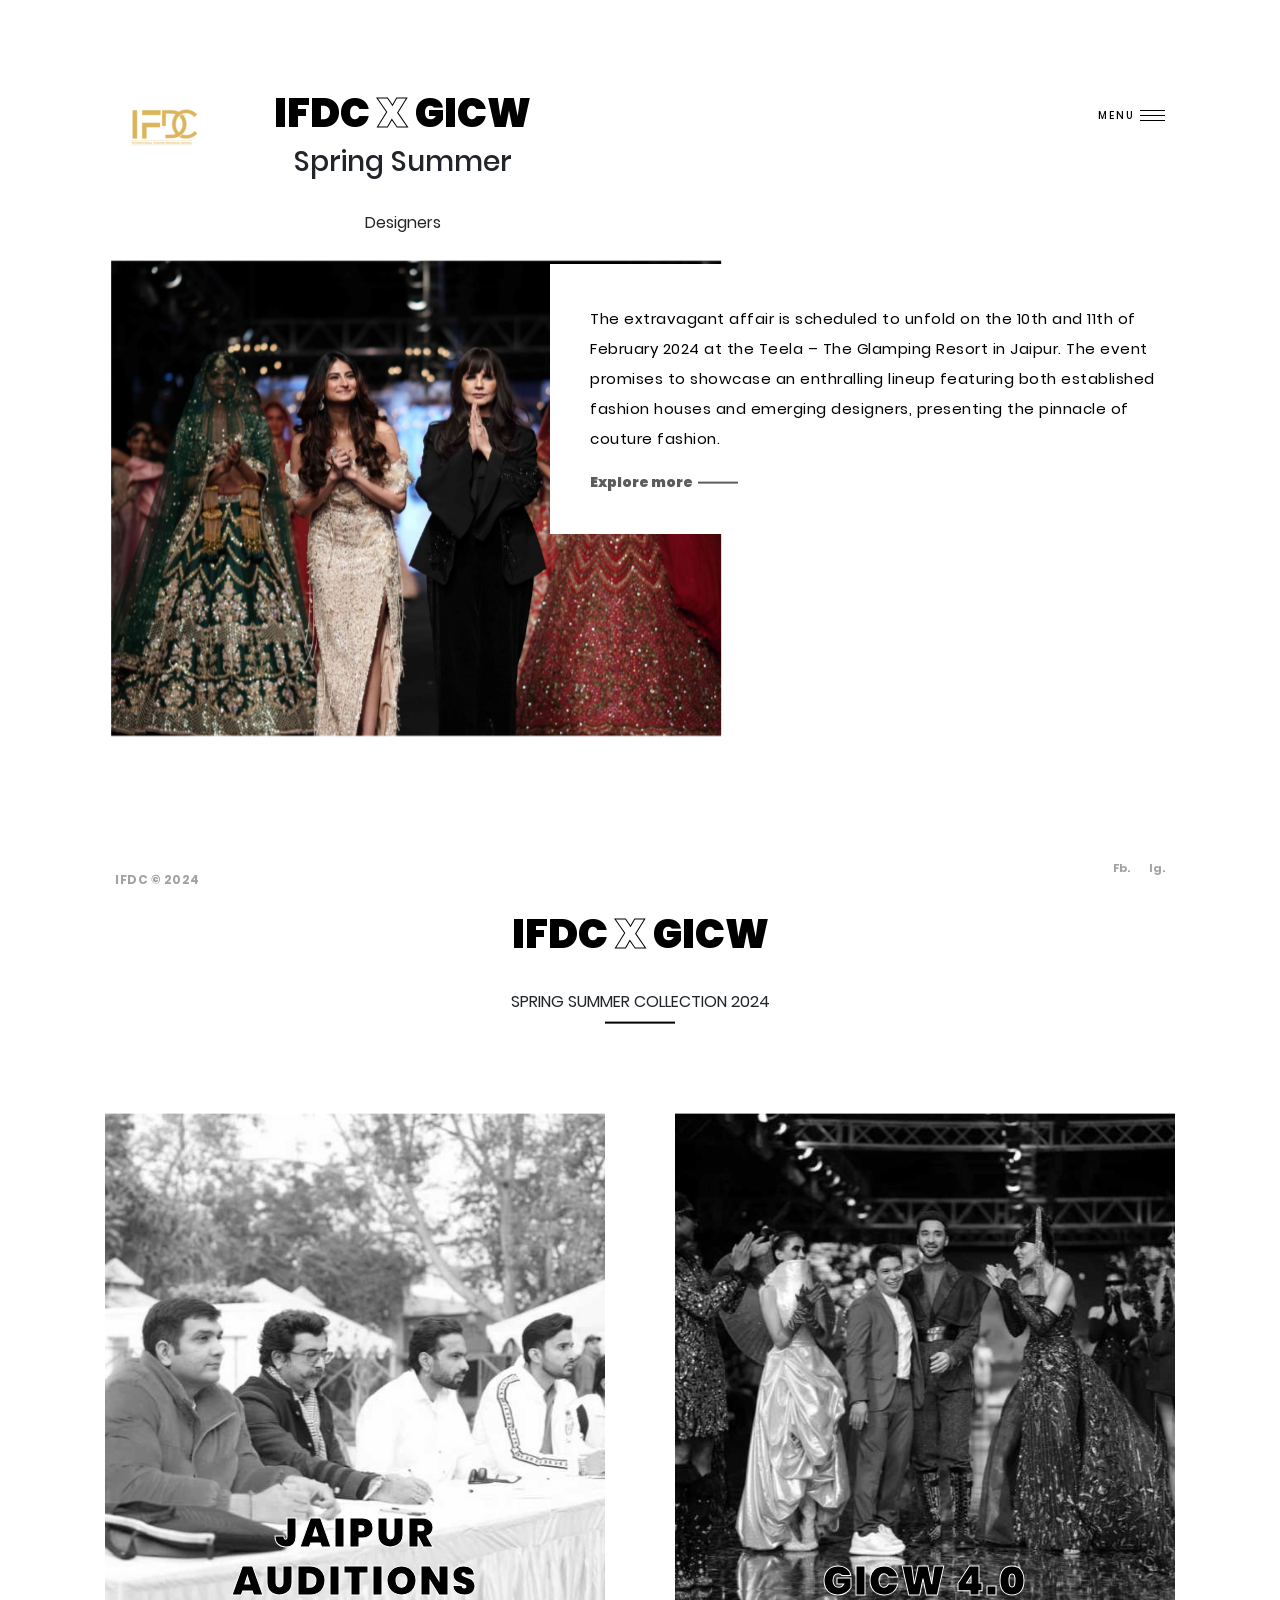
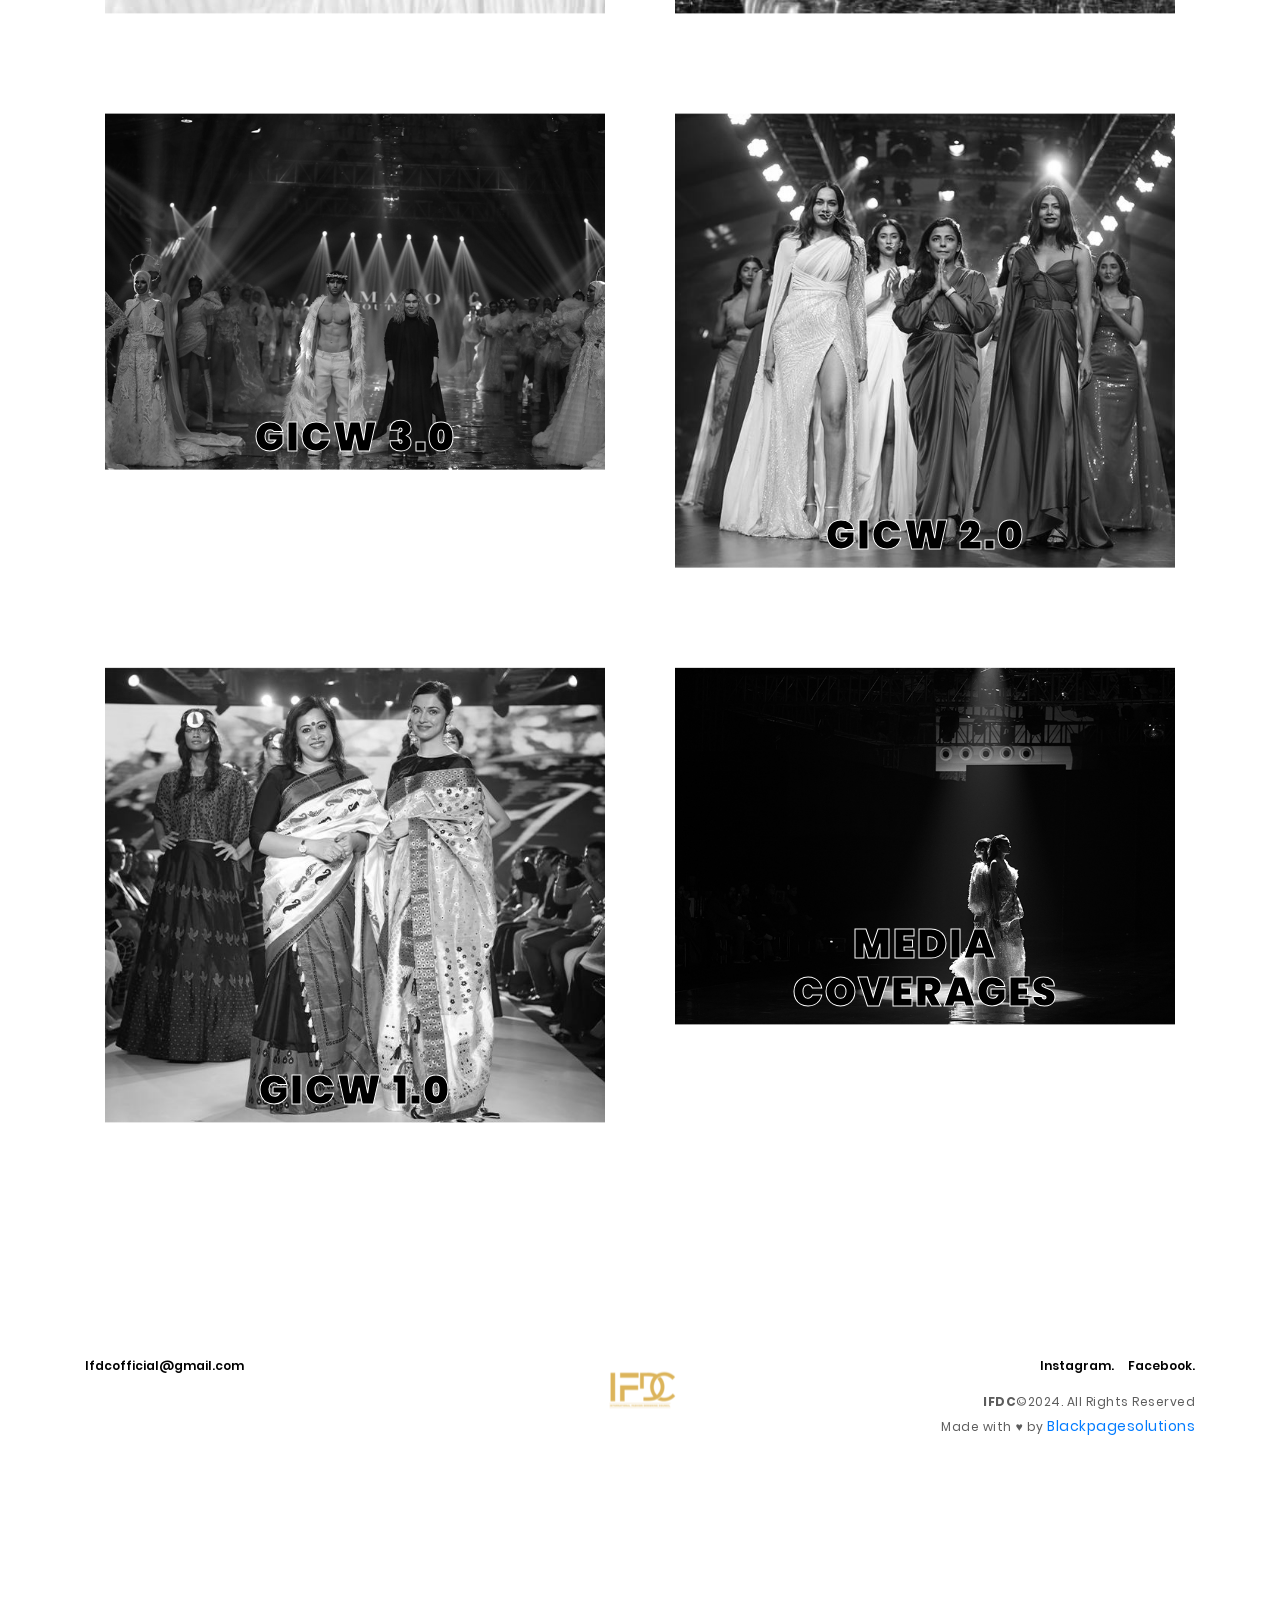
<file: index.html>
<!DOCTYPE html>
<html lang="en">

<head>
    <meta charset="UTF-8">
    <meta name="viewport" content="width=device-width, initial-scale=1.0">
    <meta http-equiv="X-UA-Compatible" content="ie=edge">
    <title>International Fashion Design Council - IFDC Global: Empowering Fashion Designers</title>
    <meta name="description" content="Join IFDC Global, the leading international fashion organization, and unlock your potential in the fashion industry. Connect with talented designers, industry professionals, and fashion enthusiasts on our global fashion platform. Empower your creativity, collaboration, and innovation with IFDC Global.">
    <meta name="keywords" content="fashion design council, international fashion organization, global fashion platform">
    <link rel="stylesheet" href="assets/css/plugin.css">
    <link rel="stylesheet" href="assets/css/main.css">
    <link rel="stylesheet" href="assets/css/responsive.css">
    <link rel="shortcut icon" href="assets/img/logo.png">
</head>

<body>

    <!-- Start Preload -->
    <div class="preloader">
    </div>
    <div class="block-1"></div>
    <div class="block-2"></div>
    <div class="logo-load">
        <img src="assets/img/logo.png" alt="">
    </div>
    <div class="logo-load spinning"></div>
    <div class="over-all"></div>
    <!-- End Preload -->

    <!-- Start Header -->
    <header>

        <nav>
            <!-- Logo -->
            <div class="logo hover-target">
                <a href="index.html"><img src="assets/img/logo.png" alt="logo"></a>
            </div>
            <!-- Menu bar -->
            <div class="toggle-btn magnetic hover-target">
                <div class="burger-menu">
                    <span class="one"></span>
                    <span class="two"></span>
                    <span class="tre"></span>
                </div>
            </div>
            <!-- Social -->
            <div class="scr socials">
                <div class="list-social">
                    <ul>
                        <li class="hover-target"><a href="http://www.facebook.com/officalifdc">Fb.</a></li>
                        <li class="hover-target"><a href="https://www.instagram.com/ifdcofficial/">Ig.</a></li>
                    </ul>
                </div>
            </div>
            <!-- Copyright -->
            <div class="scr copyright-top">
                <p>IFDC <span>&copy;</span> 2024</p>
            </div>
            <div class="bg-nav"></div>
            
            <!-- menu -->
            <div class="manu-container">
                <div class="menu">
                    <div class="data">
                        <div class="container">
                            <div class="row">
                                <div class="col-md-6">
                                    <div class="links text-center text-lg-left">
                                        <ul>
                                            <li>
                                                <p>01</p><a class="menu-link hover-target load-spiral"
                                                    href="index.html">Home</a>
                                            </li>
                                            <li>
                                                <p>02</p><a class="menu-link hover-target load-spiral"
                                                    href="about.html">About</a>
                                            </li>
                                            <li>
                                                <p>03</p><a class="menu-link hover-target load-spiral"
                                                    href="gallery.html">Gallery</a>
                                            </li>
                                            <li>
                                                <p>04</p><a class="menu-link hover-target load-spiral"
                                                    href="newsfeed.html">Media</a>
                                            </li>
                                        </ul>
                                    </div>
                                </div>
                                <div class="col-md-4 offset-md-2 centered text-right">
                                    <div class="address-menu">
                                        <h3>IFDC</h3>
                                        <h4>A870-B Sushant Lok  Phase- 1, Gurugram, Haryana 122002</h4>
                                    </div>
                                </div>
                            </div>
                        </div>
                    </div>
                </div>
            </div>
        </nav>
    </header>
    <!-- End Header -->
    <!-- Start Content -->
    <div id="spiral">
        <!-- Header -->
        <div class="scrolls">
            <img draggable="false" src="assets/img/sroll.svg" alt="scroll">
        </div>
        <div class="main-head">
            <div id="headmove">
                <div data-depth="0.2">
                    <div class="bg-right"></div>
                </div>
            </div>
            <div class="heading-text">
                <div class="heading-text-front">
                    <h1>IFDC X GICW <br>Spring Summer Collection<br>2024</h1>
                    <h5>10th Feb - 11th Feb 2024 <br>
                    The Teela Resort, Jaipur</h5>
                </div>
                <div class="heading-text-back">
                    <h1>IFDC X GICW <br>Spring Summer Collection<br>2024</h1>
                    <h5>10th Feb - 11th Feb 2024 <br>
                    The Teela Resort, Jaipur</h5></h5>
                </div>
            </div>
        </div>
        <!-- About -->
        <section class="about">
            <div class="container">
                <div class="row centered">
                    <div class="col-lg-7">
                        <div class="img-about luxy-el" data-horizontal="1" data-speed-x="1">
                            <img class="img-fluid" src="assets/img/about.jpg" alt="" loading="lazy" width="610" height="475">
                        </div>
                    </div>
                    <div class="col-lg-5">
                        <div class="abt-text">
                            <p>
                                Welcome to IFDC Global, the premier organization for international fashion design.
                                Discover the world of fashion excellence and innovation with us. Our mission is to connect talented designers, 
                                foster creativity, and shape the future of the fashion industry. Join our vibrant community of fashion enthusiasts, professionals, and trendsetters.
                                Unleash your creativity, explore global fashion trends, and be part of a transformative fashion journey. Experience the power of collaboration, 
                                industry insights, and professional development. IFDC Global: Where Fashion Meets Innovation.
                            </p>
                            <a class="hover-target load-spiral" href="about.html">Explore more</a>
                        </div>
                    </div>
                </div>
            </div>
        </section> 
        <!-- Portfolio -->

        <!-- Designers -->
        <section class="about">
            <div class="container">
                <div class="row centered">
                    <div class="col-lg-7">
                        <div class="main-title text-center">
                            <h2>IFDC <span>X</span> GICW </h2>
                                <h3>Spring Summer</h3> <br>
                                Designers

                        </div>
                        <div class="img-about luxy-el" data-horizontal="1" data-speed-x="1">
                            <img class="img-fluid" src="assets/img/designer.png" alt="" loading="lazy" width="610" height="475">
                        </div>
                    </div>
                    <div class="col-lg-5">
                        <div class="abt-text">
                            <p>
                                The extravagant affair is scheduled to unfold on the 10th and 11th of February 2024 at the Teela – The Glamping Resort in Jaipur. 
                                The event promises to showcase an enthralling lineup featuring both established fashion houses and emerging designers, presenting the pinnacle of couture fashion.
                            </p>
                            <a class="hover-target load-spiral" href="designers.html">Explore more</a>
                        </div>
                    </div>
                </div>
            </div>
        </section> 
        <!-- Portfolio -->

        <section class="folio-content">
            <div class="container">
                <div class="row">
                    <div class="col-md-12">
                        <div class="main-title text-center">

                            <h2>IFDC <span>x</span> GICW </h2> <BR>
                            SPRING SUMMER COLLECTION 2024</BR>
                        </div>
                    </div>
                    <div class="col-md-6">
                        <div class="folio-item">

                            <div class="img-folio cursorExplore">
                                <a class="load-spiral" href="auditions.html">
                                    <img class="img-fluid" src="assets/img/port/5.jpg" draggable="false" alt="" loading="lazy" width="600" height="600">
                                </a>
                            </div>
                            <div class="text-folio text-center">
                                <h2 class="text-1">JAIPUR AUDITIONS</h2>
                                <h2 class="text-2">JAIPUR AUDITIONS</h2>
                            </div>
                        </div>
                        <div class="folio-item">

                            <div class="img-folio cursorExplore">
                                <a class="load-spiral" href="gicw3-0.html">
                                    <img class="img-fluid" src="assets/img/port/2.jpg" draggable="false" alt="" loading="lazy" width="800" height="571">
                                </a>
                            </div>
                            <div class="text-folio text-center">
                                <h2 class="text-1">GICW 3.0</h2>
                                <h2 class="text-2">GICW 3.0</h2>
                            </div>
                        </div>
                    </div>

                    <div class="col-md-6">
                        <div class="folio-item">

                            <div class="img-folio cursorExplore">
                                <a class="load-spiral" href="gicw4-0.html">
                                    <img class="img-fluid" src="assets/img/port/6.jpg" draggable="false" alt="" loading="lazy" width="600" height="600">
                                </a>
                            </div>
                            <div class="text-folio text-center">
                                <h2 class="text-1">GICW 4.0</h2>
                                <h2 class="text-2">GICW 4.0</h2>
                            </div>
                        </div>

                        <div class="folio-item">

                            <div class="img-folio cursorExplore">
                                <a class="load-spiral" href="gicw2-0.html">
                                    <img class="img-fluid" src="assets/img/port/3.jpg" draggable="false" alt="" loading="lazy" width="660" height="600">
                                </a>
                            </div>
                            <div class="text-folio text-center">
                                <h2 class="text-1">GICW 2.0</h2>
                                <h2 class="text-2">GICW 2.0</h2>
                            </div>
                        </div>
                    </div>
                    <div class="col-md-6">
                        <div class="folio-item">

                            <div class="img-folio cursorExplore">
                                <a class="load-spiral" href="gicw1-0.html">
                                    <img class="img-fluid" src="assets/img/port/1.jpg" draggable="false" alt="" loading="lazy" width="660" height="600">
                                </a>
                            </div>
                            <div class="text-folio text-center">
                                <h2 class="text-1">GICW 1.0</h2>
                                <h2 class="text-2">GICW 1.0</h2>
                            </div>
                        </div>
                        <div class="folio-item">

                            <div class="img-folio cursorExplore">
                            </div>
                            <div class="text-folio text-center">
                            </div>
                        </div>
                    </div>

                    <div class="col-md-6">
                        <div class="folio-item">

                            <div class="img-folio cursorExplore">
                                <a class="load-spiral" href="newsfeed.html">
                                    <img class="img-fluid" src="assets/img/port/4.jpg" draggable="false" alt="" loading="lazy" width="800" height="571">
                                </a>
                            </div>
                            <div class="text-folio text-center">
                                <h2 class="text-1">MEDIA COVERAGES</h2>
                                <h2 class="text-2">MEDIA COVERAGES</h2>
                            </div>
                        </div>

                        <div class="folio-item">

                            <div class="img-folio cursorExplore">
                            </div>
                            <div class="text-folio text-center">
                            </div>
                        </div>
                    </div>
                </div>



            </div>
        </section>
        <!-- Footer -->
        <div class="footer">
            <div class="container">
                <div class="row">
                    <div class="col-md-4 text-center text-md-left mt-30">
                        <div class="mail hover-target">
                            <a href="mailto:Ifdcofficial@gmail.com">Ifdcofficial@gmail.com</a>
                        </div>
                    </div>
                    <div class="col-md-4 text-center mt-30">
                        <div class="logo-foot">
                            <a href="index.html"><img src="assets/img/logo.png" alt="logo"></a>
                        </div>
                    </div>
                    <div class="col-md-4 text-center text-md-right mt-30">
                        <div class="sosmed">
                            <ul>
                                <li class="hover-target"><a href="http://www.instagram.com/ifdcofficial">Instagram.</a></li>
                                <li class="hover-target"><a href="http://www.facebook.com/officalifdc">Facebook.</a></li>
                            </ul>
                        </div>
                        <div class="copyright">
                            <p><b>IFDC</b><span>&copy;</span>2024. All Rights Reserved</p>
                            <p>Made with ♥ by <a href="https://www.blackpagesolutions.com/">Blackpagesolutions</a></p>
                        </div>
                    </div>
                </div>
            </div>
        </div>
    </div>
    <!-- End Content --> 
    <!-- Cursor -->
    <div class="cursor1" id="cursor1"></div>
    <div class="cursor" id="cursor"></div>
    <script src="assets/js/plugin.js"></script>
    <script src="assets/js/main.js"></script>
</body>

</html>
</file>
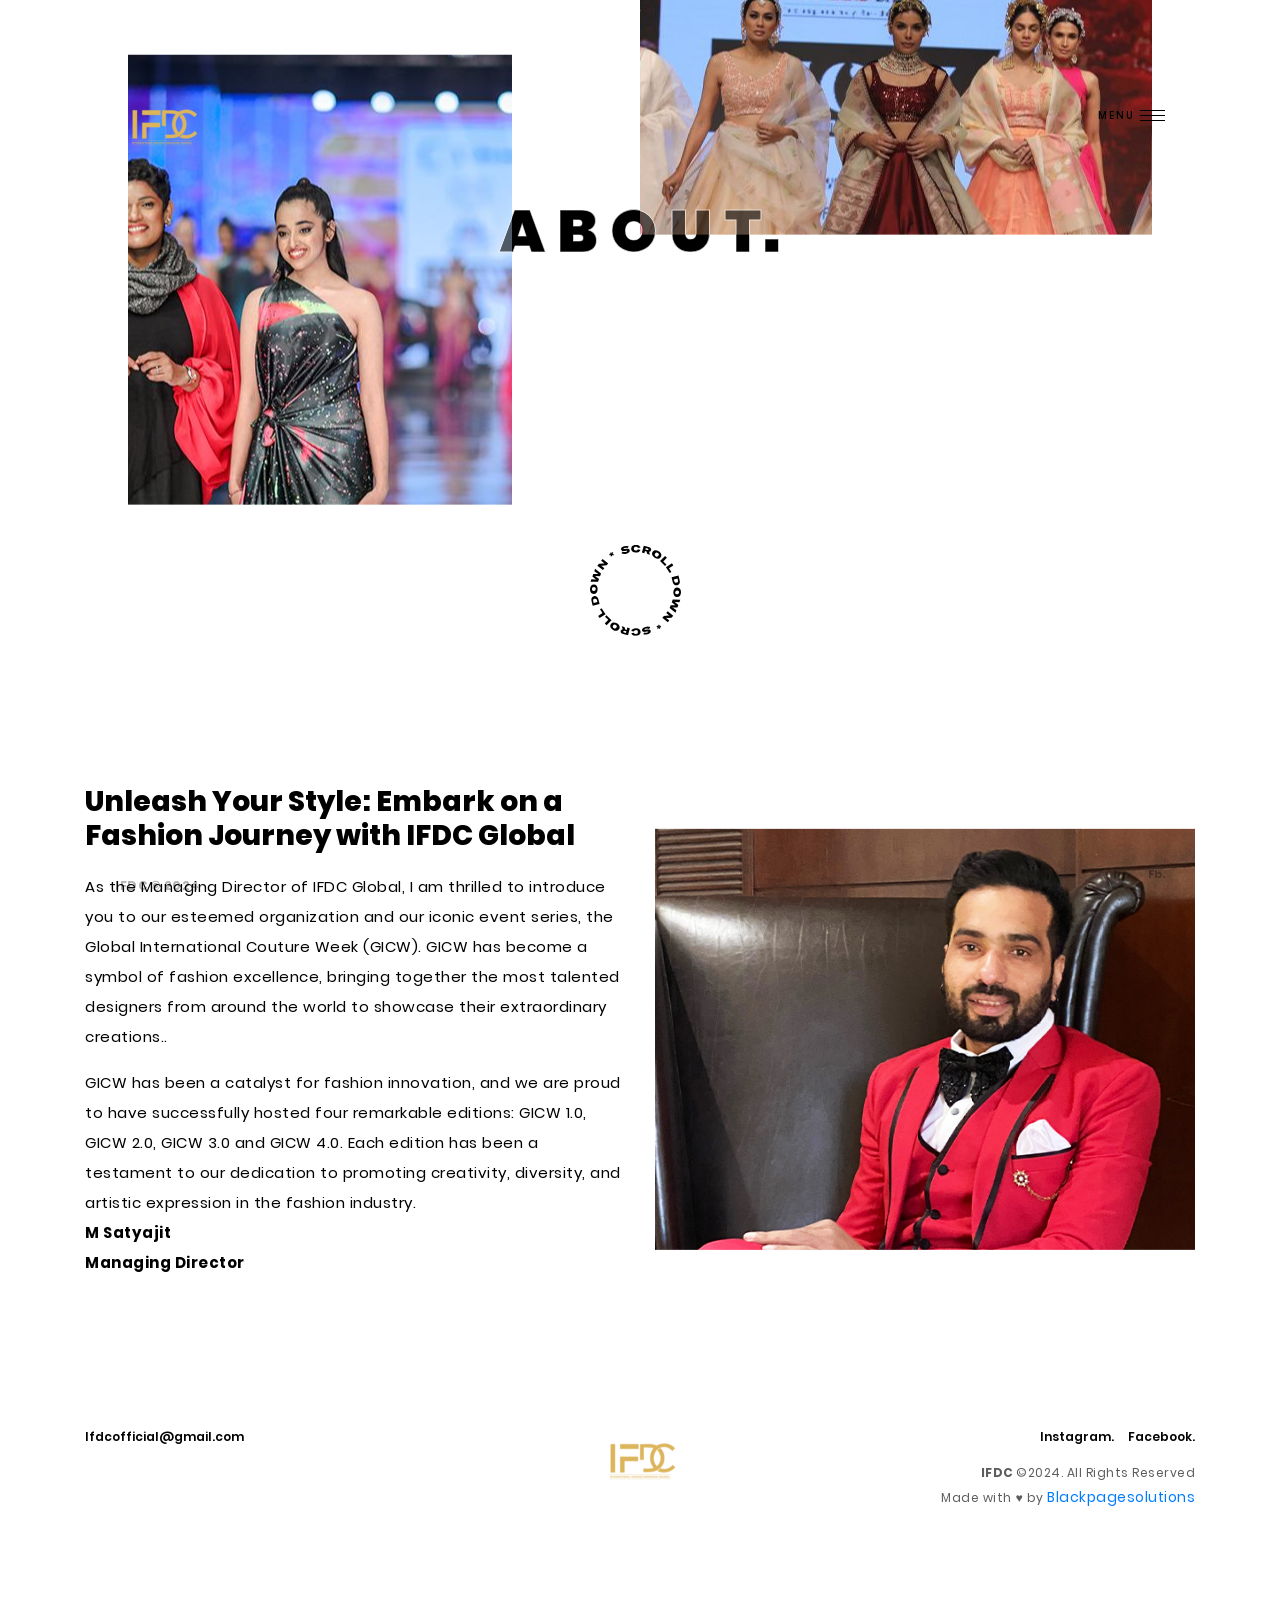
<file: about.html>
<!DOCTYPE html>
<html lang="en">

<head>
    <meta charset="UTF-8">
    <meta name="viewport" content="width=device-width, initial-scale=1.0">
    <meta http-equiv="X-UA-Compatible" content="ie=edge">
    <meta name="description" content="Discover IFDC Global, the premier organization for international fashion design. Connect with talented designers, industry professionals, and fashion enthusiasts. Unleash your creativity and stay updated with the latest fashion trends. Join our vibrant community today.">
    <meta name="keywords" content="IFDC Global, fashion design, international fashion, fashion industry, talented designers, industry professionals, fashion enthusiasts, creativity, fashion trends, vibrant community">

    <title>About IFDC Global</title>
    <link rel="stylesheet" href="assets/css/plugin.css">
    <link rel="stylesheet" href="assets/css/main.css">
    <link rel="stylesheet" href="assets/css/responsive.css">
    <link rel="shortcut icon" href="assets/img/logo.png">
</head>

<body>

    <!-- Start Preload -->
    <div class="preloader">
    </div>
    <div class="block-1"></div>
    <div class="block-2"></div>
    <div class="logo-load">
        <img src="assets/img/logo.png" alt="">
    </div>
    <div class="logo-load spinning"></div>
    <div class="over-all"></div>
    <!-- End Preload -->
    <!-- Start Header -->
    <header>
        <nav>
            <!-- Logo -->
            <div class="logo hover-target">
                <a class="load-spiral" href="index.html"><img src="assets/img/logo.png" alt="logo"></a>
            </div>
            <!-- Menu bar -->
            <div class="toggle-btn magnetic hover-target">
                <div class="burger-menu">
                    <span class="one"></span>
                    <span class="two"></span>
                    <span class="tre"></span>
                </div>
            </div>
            <!-- Social -->
            <div class="scr socials">
                <div class="list-social">
                    <ul>
                        <li class="hover-target"><a href="http://www.instagram.com/ifdcofficial">Ig.</a></li>
                        <li class="hover-target"><a href="http://www.facebook.com/officalifdc">Fb.</a></li>
                    </ul>
                </div>
            </div>
            <!-- Copyright -->
            <div class="scr copyright-top">
                <p>IFDC &copy; 2024</p>
            </div>
            <div class="bg-nav"></div>
            <!-- menu -->
            <div class="manu-container">
                <div class="menu">
                    <div class="data">
                        <div class="container">
                            <div class="row">
                                <div class="col-md-6">
                                    <div class="links text-center text-lg-left">
                                        <ul>
                                            <li>
                                                <p>01</p><a class="menu-link hover-target load-spiral"
                                                    href="index.html">Home</a>
                                            </li>
                                            <li>
                                                <p>02</p><a class="menu-link hover-target load-spiral"
                                                    href="about.html">About</a>
                                            </li>
                                            <li>
                                                <p>03</p><a class="menu-link hover-target load-spiral"
                                                    href="gallery.html">Gallery</a>
                                            </li>
                                            <li>
                                                <p>04</p><a class="menu-link hover-target load-spiral" 
                                                href="newsfeed.html">Media</a>
                                            </li>
                                        </ul>
                                    </div>
                                </div>
                                <div class="col-md-4 offset-md-2 centered text-right">
                                    <div class="address-menu">
                                        <h3>IFDC</h3>
                                        <h4>A870-B Sushant Lok  Phase- 1, Gurugram, Haryana 122002</h4>
                                    </div>
                                </div>
                            </div>
                        </div>
                    </div>
                </div>
            </div>
        </nav>


    </header>
    <!-- End Header -->


    <!-- Start Content -->
    <div id="spiral">
        <!-- Header -->
        <div class="scrolls">
            <img draggable="false" src="assets/img/sroll.svg" alt="scroll">
        </div>
        <div class="main-head">
            <div id="headmove">
                <div data-depth="0.2">
                    <div class="bg-about"></div>
                </div>
                <div data-depth="0.3">
                    <div class="bg-about-2"></div>
                </div>
            </div>
            <div class="heading-text">
                <div class="heading-text-front">
                    <h2 class="title">A B O U T.</h2>
                </div>
                <div class="heading-text-back">
                    <h2 class="title">A B O U T.</h2>
                </div>
            </div>
        </div>

        <!-- About -->
        <section class="about-page">
            <div class="container">
                <div class="row centered">
                    <div class="col-lg-6">
                        <div class="about-text">
                            <h3>Unleash Your Style: Embark on a Fashion Journey with IFDC Global</h3>
                            <p>
                                As the Managing Director of IFDC Global, I am thrilled to introduce you to our esteemed organization and our iconic event series,
                                the Global International Couture Week (GICW). GICW has become a symbol of fashion excellence,
                                bringing together the most talented designers from around the world to showcase their extraordinary creations..</p>
                                <p>GICW has been a catalyst for fashion innovation, and we are proud to have successfully hosted four remarkable editions: GICW 1.0, GICW 2.0, GICW 3.0 and GICW 4.0. 
                                    Each edition has been a testament to our dedication to promoting creativity, diversity, and artistic expression in the fashion industry. <br> <b>M Satyajit <br> Managing Director</b>
                                </p>
                            </div>
                        </div>
                        <div class="col-lg-6">
                            <img class="img-fluid" src="assets/img/ab2.jpg" alt="" loading="lazy" width="610" height="475">
                        </div>
                </div>
            </div>
        </section>
        <!-- Start Service 
        <section class="service">
            <div class="container">
                <div class="row">
                    <div class="col-lg-12">
                        <div class="main-title text-center">
                            <h2>Our Areas of <span>Services</span></h2>
                        </div>
                    </div>
                </div>
                <div class="row mt-30">
                    <div class="col-lg-4 mt-30">
                        <div class="service-item">
                            <div class="service-text">
                                <h3>GRAPHIC DESIGN</h3>
                                <p>Put your eyes on your customers while keeping a graphic and aesthetic coherence. </p>
                                <div class="service-line"></div>
                                <ul class="service-list">
                                    <li>Logo Design</li>
                                    <li>UI/UX</li>
                                    <li>Illustration</li>
                                </ul>
                            </div>
                        </div>
                    </div>
                    <div class="col-lg-4 mt-30">
                        <div class="service-item">
                            <div class="service-text">
                                <h3>DEVELOPMENT</h3>
                                <p>Put your eyes on your customers while keeping a graphic and aesthetic coherence. </p>
                                <div class="service-line"></div>
                                <ul class="service-list">
                                    <li>Website</li>
                                    <li>Mobile App</li>
                                    <li>Desktop App</li>
                                </ul>
                            </div>
                        </div>
                    </div>
                    <div class="col-lg-4 mt-30">
                        <div class="service-item">
                            <div class="service-text">
                                <h3>BRANDING</h3>
                                <p>Put your eyes on your customers while keeping a graphic and aesthetic coherence. </p>
                                <div class="service-line"></div>
                                <ul class="service-list">
                                    <li>Logo Design</li>
                                    <li>UI/UX</li>
                                    <li>Illustration</li>
                                </ul>
                            </div>
                        </div>
                    </div>
                </div>
            </div>
        </section>
        <!-- 
        <section class="partner">
            <div class="container">
                <div class="row">
                    <div class="col-lg-12">
                        <div class="main-title text-center">
                            <h2>Our <span>Partner</span></h2>
                        </div>
                    </div>
                </div>
                <div class="row mt-50">
                    <div class="col-lg-3 col-6 px-0">
                        <div class="partner-list">
                            <img class="img-fluid" src="assets/img/partner/client-1.png" alt="" loading="lazy" width="359" height="206">
                        </div>
                    </div>
                    <div class="col-lg-3 col-6 px-0">
                        <div class="partner-list">
                            <img class="img-fluid" src="assets/img/partner/client-2.png" alt="" loading="lazy" width="359" height="206">
                        </div>
                    </div>
                    <div class="col-lg-3 col-6 px-0">
                        <div class="partner-list">
                            <img class="img-fluid" src="assets/img/partner/client-3.png" alt="" loading="lazy" width="359" height="206">
                        </div>
                    </div>
                    <div class="col-lg-3 col-6 px-0">
                        <div class="partner-list">
                            <img class="img-fluid" src="assets/img/partner/client-4.png" alt="" loading="lazy" width="359" height="206">
                        </div>
                    </div>
                    <div class="col-lg-3 col-6 px-0">
                        <div class="partner-list">
                            <img class="img-fluid" src="assets/img/partner/client-5.png" alt="" loading="lazy" width="359" height="206">
                        </div>
                    </div>
                    <div class="col-lg-3 col-6 px-0">
                        <div class="partner-list">
                            <img class="img-fluid" src="assets/img/partner/client-6.png" alt="" loading="lazy" width="359" height="206">
                        </div>
                    </div>
                    <div class="col-lg-3 col-6 px-0">
                        <div class="partner-list">
                            <img class="img-fluid" src="assets/img/partner/client-1.png" alt="" loading="lazy" width="359" height="206">
                        </div>
                    </div>
                    <div class="col-lg-3 col-6 px-0">
                        <div class="partner-list">
                            <img class="img-fluid" src="assets/img/partner/client-2.png" alt="" loading="lazy" width="359" height="206">
                        </div>
                    </div>
                </div>
            </div>
        </section>
        Footer -->
        <div class="footer">
            <div class="container">
                <div class="row">
                    <div class="col-md-4 text-center text-md-left mt-30">
                        <div class="mail hover-target">
                            <a href="mailto:Ifdcofficial@gmail.com">Ifdcofficial@gmail.com</a>
                        </div>
                    </div>
                    <div class="col-md-4 text-center mt-30">
                        <div class="logo-foot">
                            <img src="assets/img/logo.png" alt="">
                        </div>
                    </div>
                    <div class="col-md-4 text-center text-md-right mt-30">
                        <div class="sosmed">
                            <ul>
                                <li class="hover-target"><a href="http://www.instagram.com/ifdcofficial">Instagram.</a></li>
                                <li class="hover-target"><a href="http://www.facebook.com/officalifdc">Facebook.</a></li>
                            </ul>
                        </div>
                        <div class="copyright">
                            <p><b>IFDC </b> &copy;2024. All Rights Reserved</p>
                            <p>Made with ♥ by <a href="https://www.blackpagesolutions.com/">Blackpagesolutions</a></p>
                        </div>
                    </div>
                </div>
            </div>
        </div>
    </div>
    <!-- End Content -->
    <!-- Toggle menu 
    <div class="menus">
        <a class="hover-target" href="index.html">Home</a>
        <a class="hover-target" href="index-2.html">Home Slider</a>
        <a class="hover-target" href="index-3.html">Home Image</a>
        <a class="hover-target" href="work.html">Work</a>
        <a class="hover-target" href="about.html">About</a>
        <a class="hover-target" href="work-detail.html">Work Detail</a>
        <a class="hover-target" href="work-detail-2.html">Work Detail 2</a>
        <a class="hover-target" href="blog.html">Blog</a>
        <a class="hover-target" href="blog-detail.html">Blog Detail</a>
        <a class="hover-target" href="error.html">Error 404 Page</a>
    </div>
    <div class="menu__toggler hover-target magnetic"><span></span></div>
    <!-- Cursor -->
    <div class="cursor1" id="cursor1"></div>
    <div class="cursor" id="cursor"></div>
    <script src="assets/js/plugin.js"></script>
    <script src="assets/js/main.js"></script>
</body>

</html>
</file>
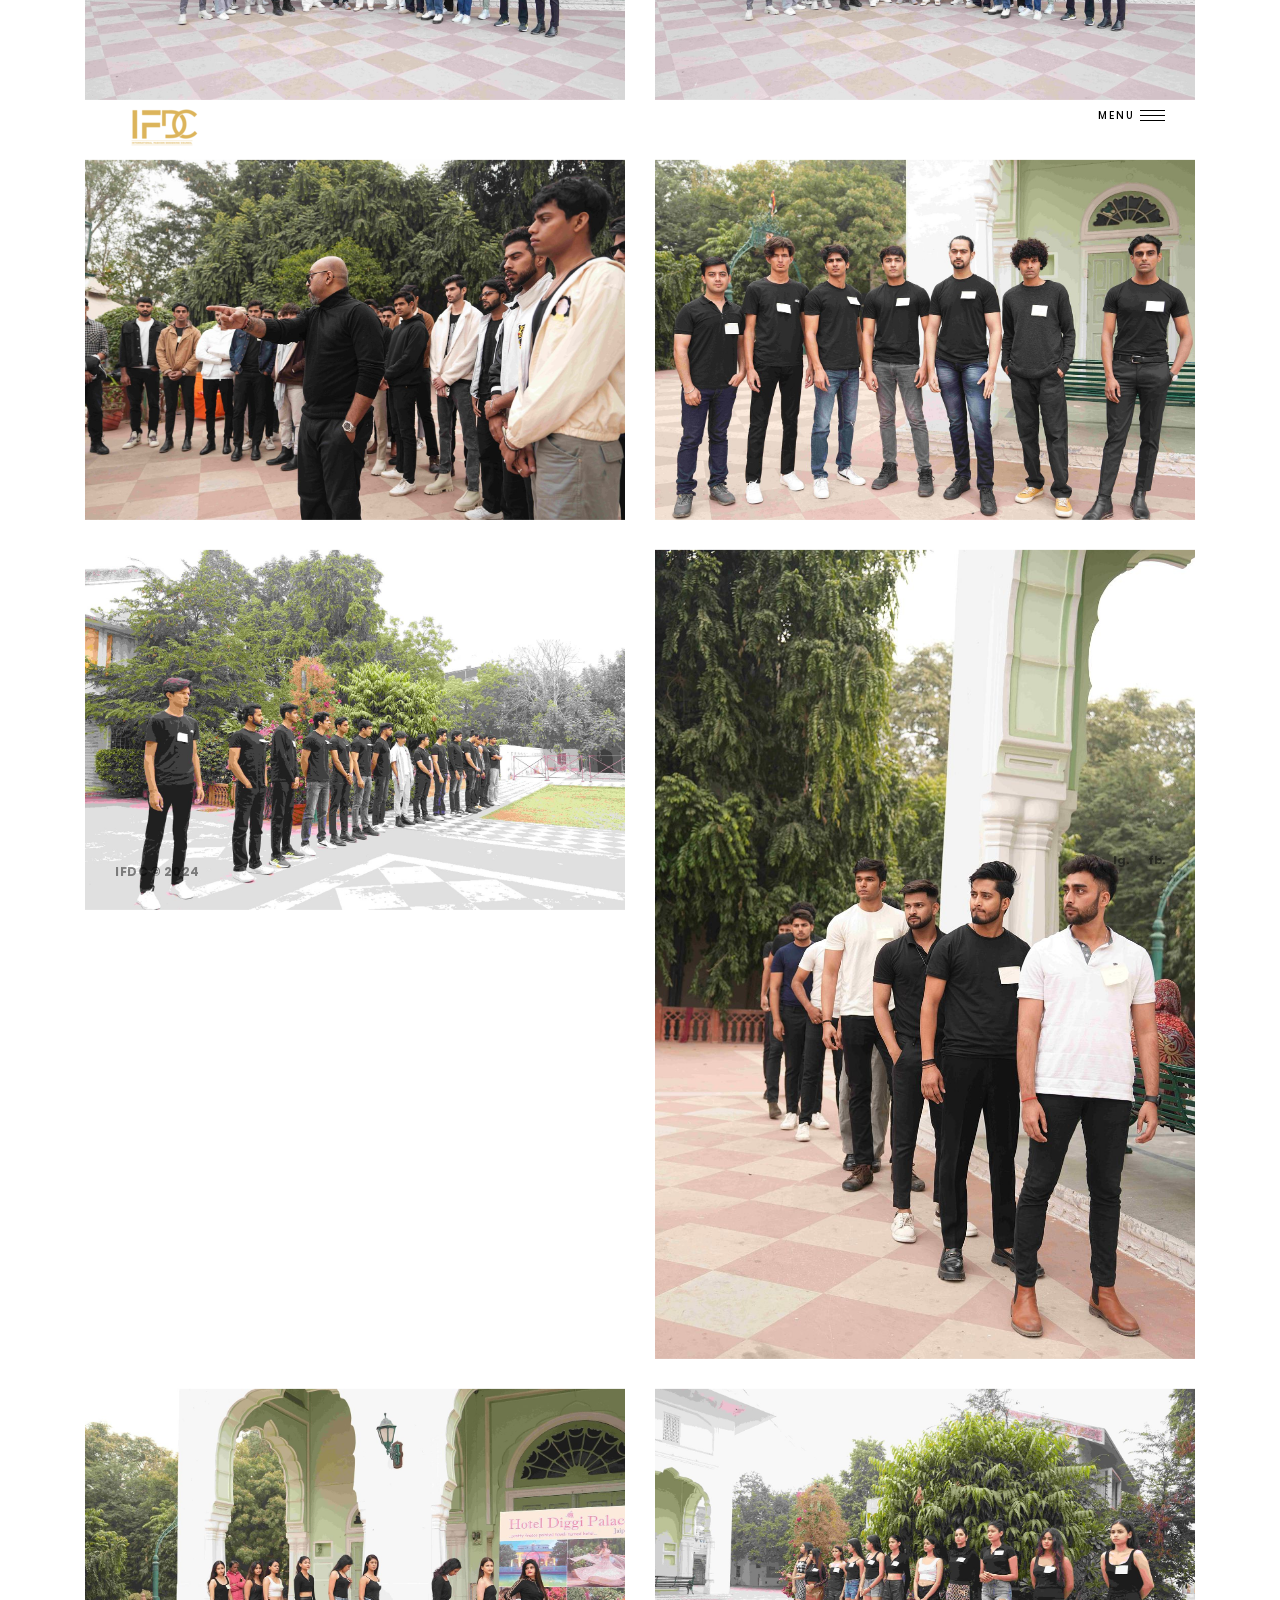
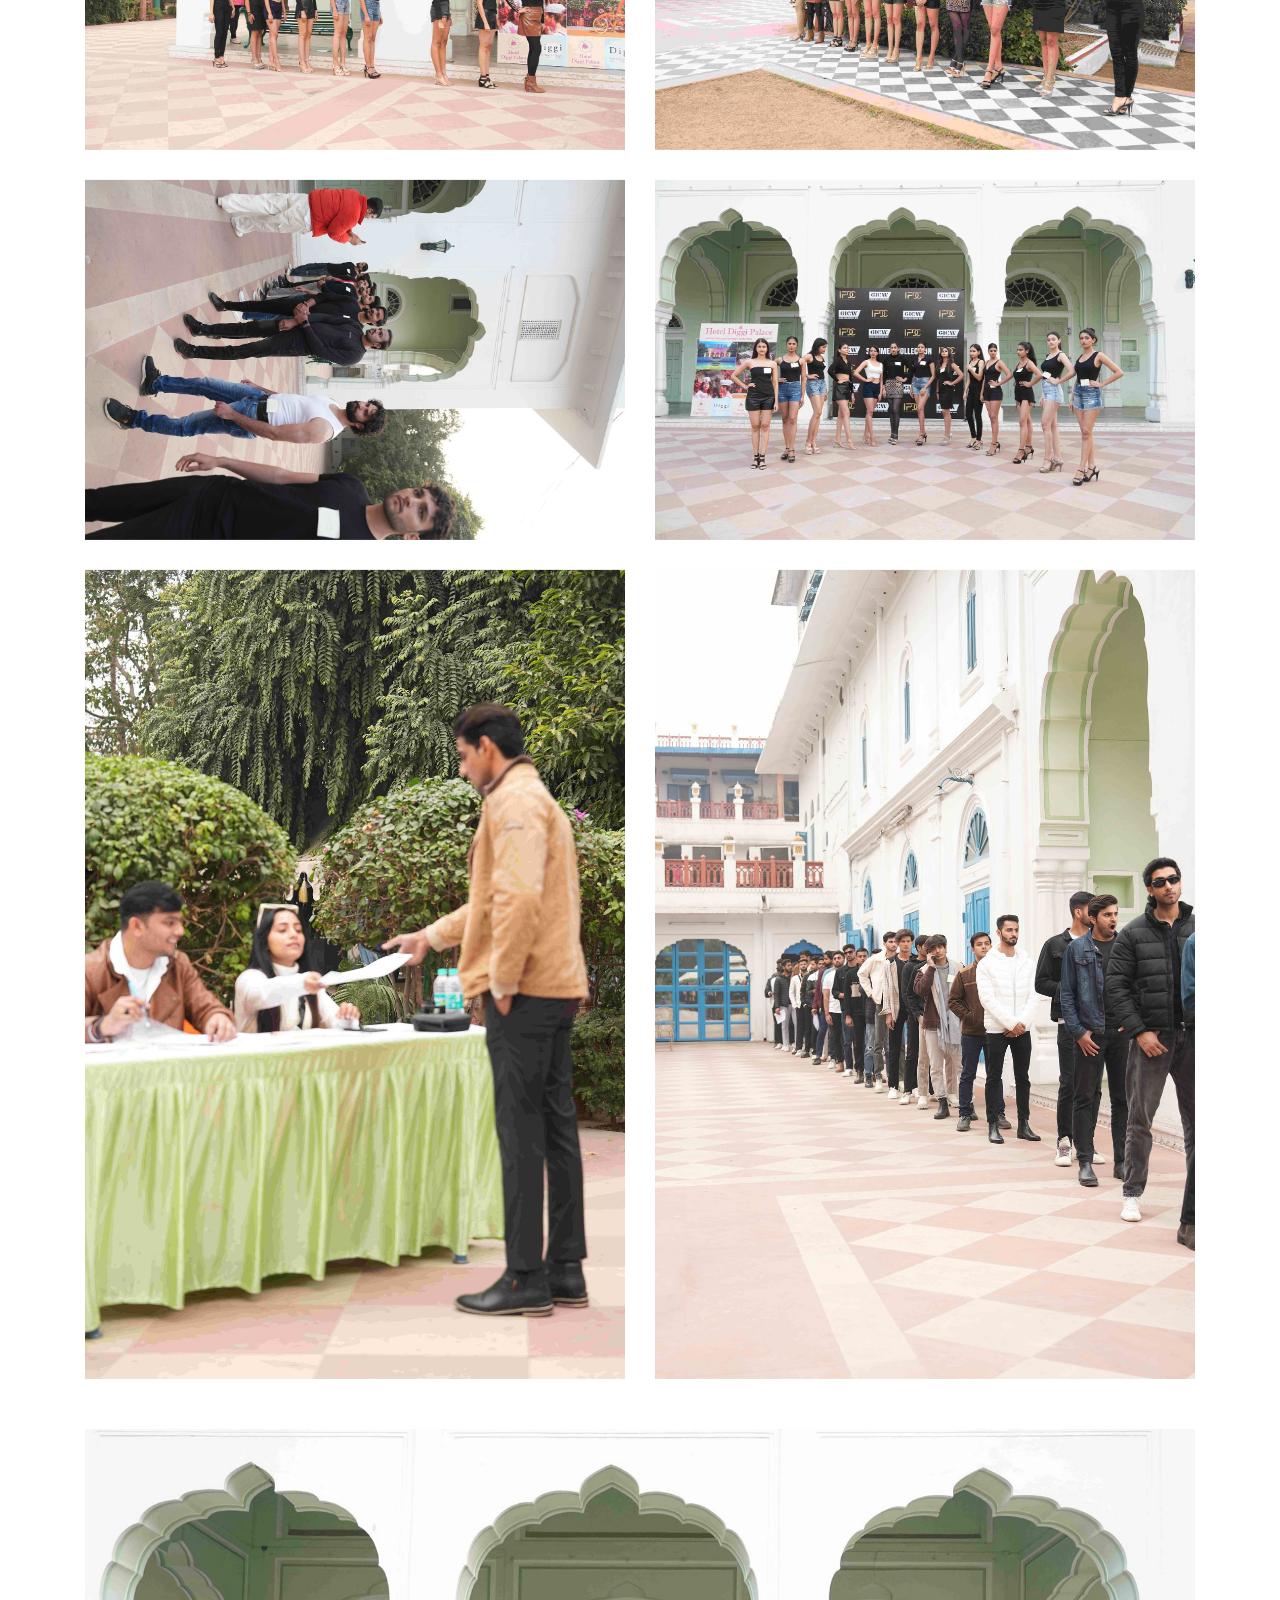
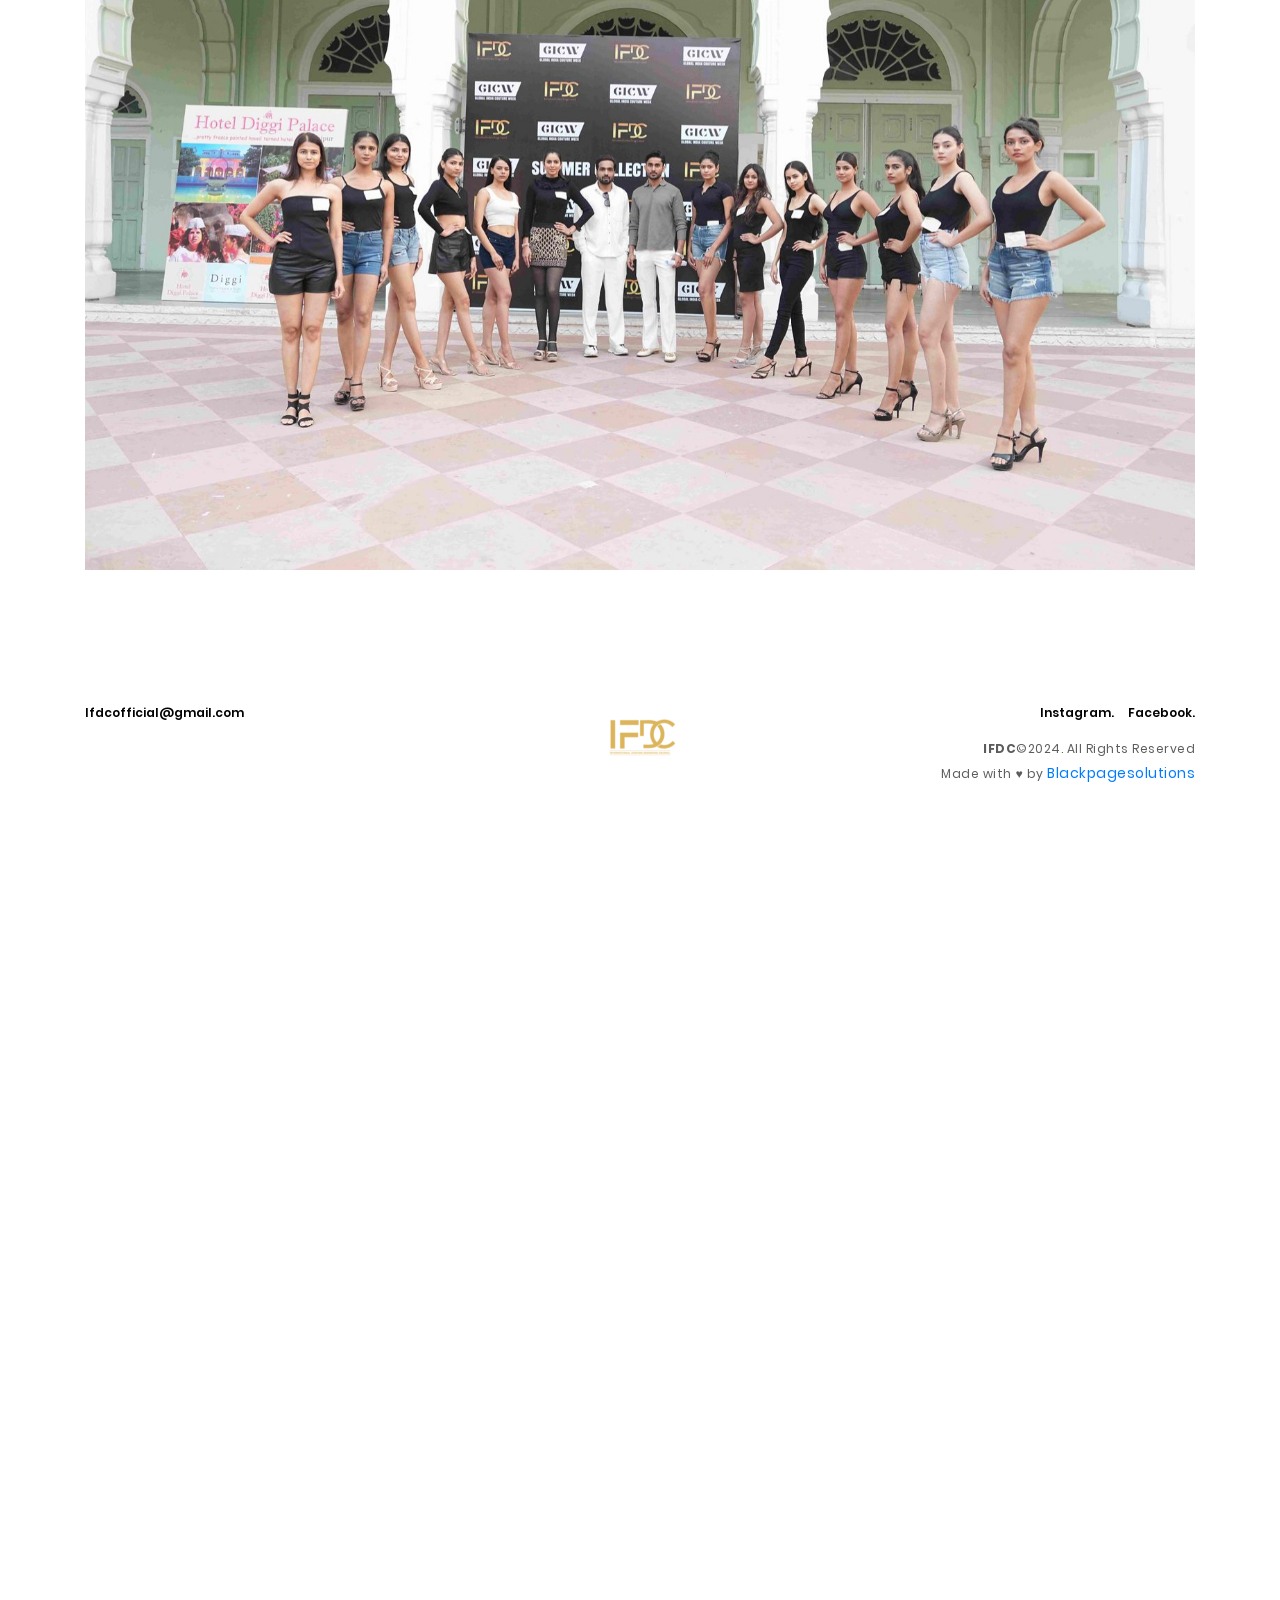
<file: auditions.html>
<!DOCTYPE html>
<html lang="en">

<head>
    <meta charset="UTF-8">
    <meta name="viewport" content="width=device-width, initial-scale=1.0">
    <meta http-equiv="X-UA-Compatible" content="ie=edge">
    <title>IFDC Global - Spring summer collections</title>
    <meta name="description" content="IFDC X GICW Spring Summer 2024 model auditions at Diggi Palace, Jaipur. See photos from the auditions held by IFDC Global in January 2024.">
    <meta name="keywords" content="IFDC Global, GICW, Spring Summer 2024, model auditions, Jaipur, Diggi Palace, fashion show">
    <link rel="stylesheet" href="assets/css/plugin.css">
    <link rel="stylesheet" href="assets/css/main.css">
    <link rel="stylesheet" href="assets/css/responsive.css">
    <link rel="shortcut icon" href="assets/img/logo.png">
</head>

<body>

    <!-- Start Preload -->
    <div class="preloader">
    </div>
    <div class="block-1"></div>
    <div class="block-2"></div>
    <div class="logo-load">
        <img src="assets/img/logo.png" alt="">
    </div>
    <div class="logo-load spinning"></div>
    <div class="over-all"></div>
    <!-- End Preload -->


    <!-- Start Header -->
    <header>
        <nav>
            <!-- Logo -->
            <div class="logo hover-target">
                <a class="load-spiral" href="index.html"><img src="assets/img/logo.png" alt="logo"></a>
            </div>
            <!-- Menu bar -->
            <div class="toggle-btn magnetic hover-target">
                <div class="burger-menu">
                    <span class="one"></span>
                    <span class="two"></span>
                    <span class="tre"></span>
                </div>
            </div>
            <!-- Social -->
            <div class="scr socials">
                <div class="list-social">
                    <ul>
                        <li class="hover-target"><a href="http://www.instagram.com/ifdcofficial">Ig.</a></li>
                        <li class="hover-target"><a href="http://www.facebook.com/officalifdc">fb.</a></li>
                    </ul>
                </div>
            </div>
            <!-- Copyright -->
            <div class="scr copyright-top">
                <p>IFDC <span> &copy;</span> 2024</p>
            </div>
            <div class="bg-nav"></div>
            <!-- menu -->
            <div class="manu-container">
                <div class="menu">
                    <div class="data">
                        <div class="container">
                            <div class="row">
                                <div class="col-md-6">
                                    <div class="links text-center text-lg-left">
                                        <ul>
                                            <li>
                                                <p>01</p><a class="menu-link hover-target load-spiral"
                                                    href="index.html">Home</a>
                                            </li>
                                            <li>
                                                <p>02</p><a class="menu-link hover-target load-spiral"
                                                    href="gallery.html">Gallery</a>
                                            </li>
                                            <li>
                                                <p>03</p><a class="menu-link hover-target load-spiral"
                                                    href="about.html">About</a>
                                            </li>
                                            <li>
                                                <p>04</p><a class="menu-link hover-target load-spiral" 
                                                href="newsfeed.html">Media</a>
                                            </li>
                                        </ul>
                                    </div>
                                </div>
                                <div class="col-md-4 offset-md-2 centered text-right">
                                    <div class="address-menu">
                                        <h3>IFDC</h3>
                                        <h4>A870-B Sushant Lok  Phase- 1, Gurugram, Haryana 122002</h4>
                                    </div>
                                </div>
                            </div>
                        </div>
                    </div>
                </div>
            </div>
        </nav>
    </header>
    <!-- End Header -->
    <!-- Start Content -->
    <div id="spiral">
        <!-- Header -->
        <div class="scrolls">
            <img draggable="false" src="assets/img/sroll.svg" alt="scroll">
        </div>
        <div class="main-head luxy-el" data-speed-y="15" data-offset="0">
            <div class="heading-text">
                <div class="heading-text-front">
                    <h2 class="title">  Spring Summer Collection <br>  Auditions</h2>
                </div>
                <div class="heading-text-back">
                    <h2 class="title">  Spring Summer Collection <br>  Auditions</h2>
                </div>
            </div>
            <div id="headmove">
                <div data-depth="0.4">
                    <div class="bg-detail-work-5"></div>
                </div>
            </div>
        </div>
        <!-- Work Content -->
        <section class="detail-work bg-darks">
            <div class="container">
                <div class="row ">
                    <div class="col-md-4 mt-30">
                        <div class="about-work text-center">
                            <h3>Fashion show</h3>
                            <p>Global India Couture Week</p>
                        </div>
                    </div>
                    <div class="col-md-4 mt-30">
                        <div class="about-work text-center">
                            <h3>Year</h3>
                            <p>2024</p>
                        </div>
                    </div>
                    <div class="col-md-4 mt-30">
                        <div class="about-work text-center">
                            <h3>Auditions</h3>
                            <p>Spring summer collection</p>
                        </div>
                    </div>
                </div>
                <div class="row about-work mt-50">
                    <div class="col-md-3">
                        <h3>Detail</h3>
                    </div>
                    <div class="col-md-8">
                        <p>In January 2024, Jaipur's Digi Palace set the stage on fire as IFDC Global proudly presented the highly
                            anticipated <B>Spring Summer collections Audutions</B>. It was a fashion spectacle like no other, 
                            where dreams became reality, and the extraordinary merged with the ethereal.</p>
                        <div class="mt-10"></div>
                    </div>
                </div>
                <div class="row mt-30">
                    <div class="col-md-6 mt-30">
                        <div class="img-detail-work cursorZoom">
                            <img class="cover img-fluid medium-zoom-image" src="assets/img/detail-work/A/1.jpg" alt="" loading="lazy" width="1600" height="1067">
                        </div>
                    </div>
                    <div class="col-md-6 mt-30">
                        <div class="img-detail-work cursorZoom">
                            <img class="cover img-fluid medium-zoom-image" src="assets/img/detail-work/A/2.jpg" alt="" loading="lazy" width="1600" height="1067">
                        </div>
                    </div>
                </div>
                <div class="row mt-30">
                    <div class="col-md-6 mt-30">
                        <div class="img-detail-work cursorZoom">
                            <img class="cover img-fluid medium-zoom-image" src="assets/img/detail-work/A/3.jpg" alt="" loading="lazy" width="1600" height="1067">
                        </div>
                    </div>
                    <div class="col-md-6 mt-30">
                        <div class="img-detail-work cursorZoom">
                            <img class="cover img-fluid medium-zoom-image" src="assets/img/detail-work/A/4.jpg" alt="" loading="lazy" width="1600" height="1067">
                        </div>
                    </div>
                </div>
                <div class="row mt-30">
                    <div class="col-md-6 mt-30">
                        <div class="img-detail-work cursorZoom">
                            <img class="cover img-fluid medium-zoom-image" src="assets/img/detail-work/A/5.jpg" alt="" loading="lazy" width="1600" height="1067">
                        </div>
                    </div>
                    <div class="col-md-6 mt-30">
                        <div class="img-detail-work cursorZoom">
                            <img class="cover img-fluid medium-zoom-image" src="assets/img/detail-work/A/6.jpg" alt="" loading="lazy" width="1600" height="1067">
                        </div>
                    </div>
                    <div class="col-md-6 mt-30">
                        <div class="img-detail-work cursorZoom">
                            <img class="cover img-fluid medium-zoom-image" src="assets/img/detail-work/A/7.jpg" alt="" loading="lazy" width="1600" height="1067">
                        </div>
                    </div>
                    <div class="col-md-6 mt-30">
                        <div class="img-detail-work cursorZoom">
                            <img class="cover img-fluid medium-zoom-image" src="assets/img/detail-work/A/8.jpg" alt="" loading="lazy" width="1067" height="1600">
                        </div>
                    </div>
                    <div class="col-md-6 mt-30">
                        <div class="img-detail-work cursorZoom">
                            <img class="cover img-fluid medium-zoom-image" src="assets/img/detail-work/A/9.jpg" alt="" loading="lazy" width="1600" height="1067">
                        </div>
                    </div>
                    <div class="col-md-6 mt-30">
                        <div class="img-detail-work cursorZoom">
                            <img class="cover img-fluid medium-zoom-image" src="assets/img/detail-work/A/10.jpg" alt="" loading="lazy" width="1600" height="1067">
                        </div>
                    </div>
                    <div class="col-md-6 mt-30">
                        <div class="img-detail-work cursorZoom">
                            <img class="cover img-fluid medium-zoom-image" src="assets/img/detail-work/A/11.jpg" alt="" loading="lazy" width="1600" height="1067">
                        </div>
                    </div>
                    <div class="col-md-6 mt-30">
                        <div class="img-detail-work cursorZoom">
                            <img class="cover img-fluid medium-zoom-image" src="assets/img/detail-work/A/12.jpg" alt="" loading="lazy" width="1600" height="1067">
                        </div>
                    </div>
                    <div class="col-md-6 mt-30">
                        <div class="img-detail-work cursorZoom">
                            <img class="cover img-fluid medium-zoom-image" src="assets/img/detail-work/A/13.jpg" alt="" loading="lazy" width="1067" height="1600">
                        </div>
                    </div>
                    <div class="col-md-6 mt-30">
                        <div class="img-detail-work cursorZoom">
                            <img class="cover img-fluid medium-zoom-image" src="assets/img/detail-work/A/14.jpg" alt="" loading="lazy" width="1067" height="1600">
                        </div>
                    </div>
                </div>
                <div class="row mt-20">
                    <div class="col-md-12 mt-30">
                        <!-- next -->
                        <div class="right-over-next cursorNext"> </div>
                        <!-- prev -->
                        <div class="right-over-prev cursorPrev"> </div>
                        <!-- work-slider -->
                        <div class="work-slider">
                            <div class="owl-carousel owl-theme">
                                <div class="img-item">
                                    <img src="assets/img/detail-work/A/1.jpg" class="img-fluid" alt="" loading="lazy" width="1600" height="1067">
                                </div>
                                <div class="img-item">
                                    <img src="assets/img/detail-work/A/2.jpg" class="img-fluid" alt="" loading="lazy" width="1600" height="1067">
                                </div>
                                <div class="img-item">
                                    <img src="assets/img/detail-work/A/3.jpg" class="img-fluid" alt="" loading="lazy" width="1600" height="1067">
                                </div>
                                <div class="img-item">
                                    <img src="assets/img/detail-work/A/4.jpg" class="img-fluid" alt="" loading="lazy" width="1600" height="1067">
                                </div>
                            </div>
                        </div>
                    </div>
                </div>
            </div>
        </section>
        <!-- Footer -->
        <div class="footer">
            <div class="container">
                <div class="row">
                    <div class="col-md-4 text-center text-md-left mt-30">
                        <div class="mail hover-target">
                            <a href="mailto:Ifdcofficial@gmail.com">Ifdcofficial@gmail.com</a>
                        </div>
                    </div>
                    <div class="col-md-4 text-center mt-30">
                        <div class="logo-foot">
                            <img src="assets/img/logo.png" alt="">
                        </div>
                    </div>
                    <div class="col-md-4 text-center text-md-right mt-30">
                        <div class="sosmed">
                            <ul>
                                <li class="hover-target"><a href="http://www.instagram.com/ifdcofficial">Instagram.</a></li>
                                <li class="hover-target"><a href="http://www.facebook.com/officalifdc">Facebook.</a></li>
                            </ul>
                        </div>
                        <div class="copyright">
                            <p><b>IFDC</b><span>&copy;</span>2024. All Rights Reserved</p>
                            <p>Made with ♥ by <a href="https://www.blackpagesolutions.com/">Blackpagesolutions</a></p>
                        </div>
                    </div>
                </div>
            </div>
        </div>
    </div>
    <!-- End Content -->
    <!-- Cursor -->
    <div class="cursor1" id="cursor1"></div>
    <div class="cursor" id="cursor"></div>
    <script src="assets/js/plugin.js"></script>
    <script src="assets/js/main.js"></script>
</body>
</html>
</file>
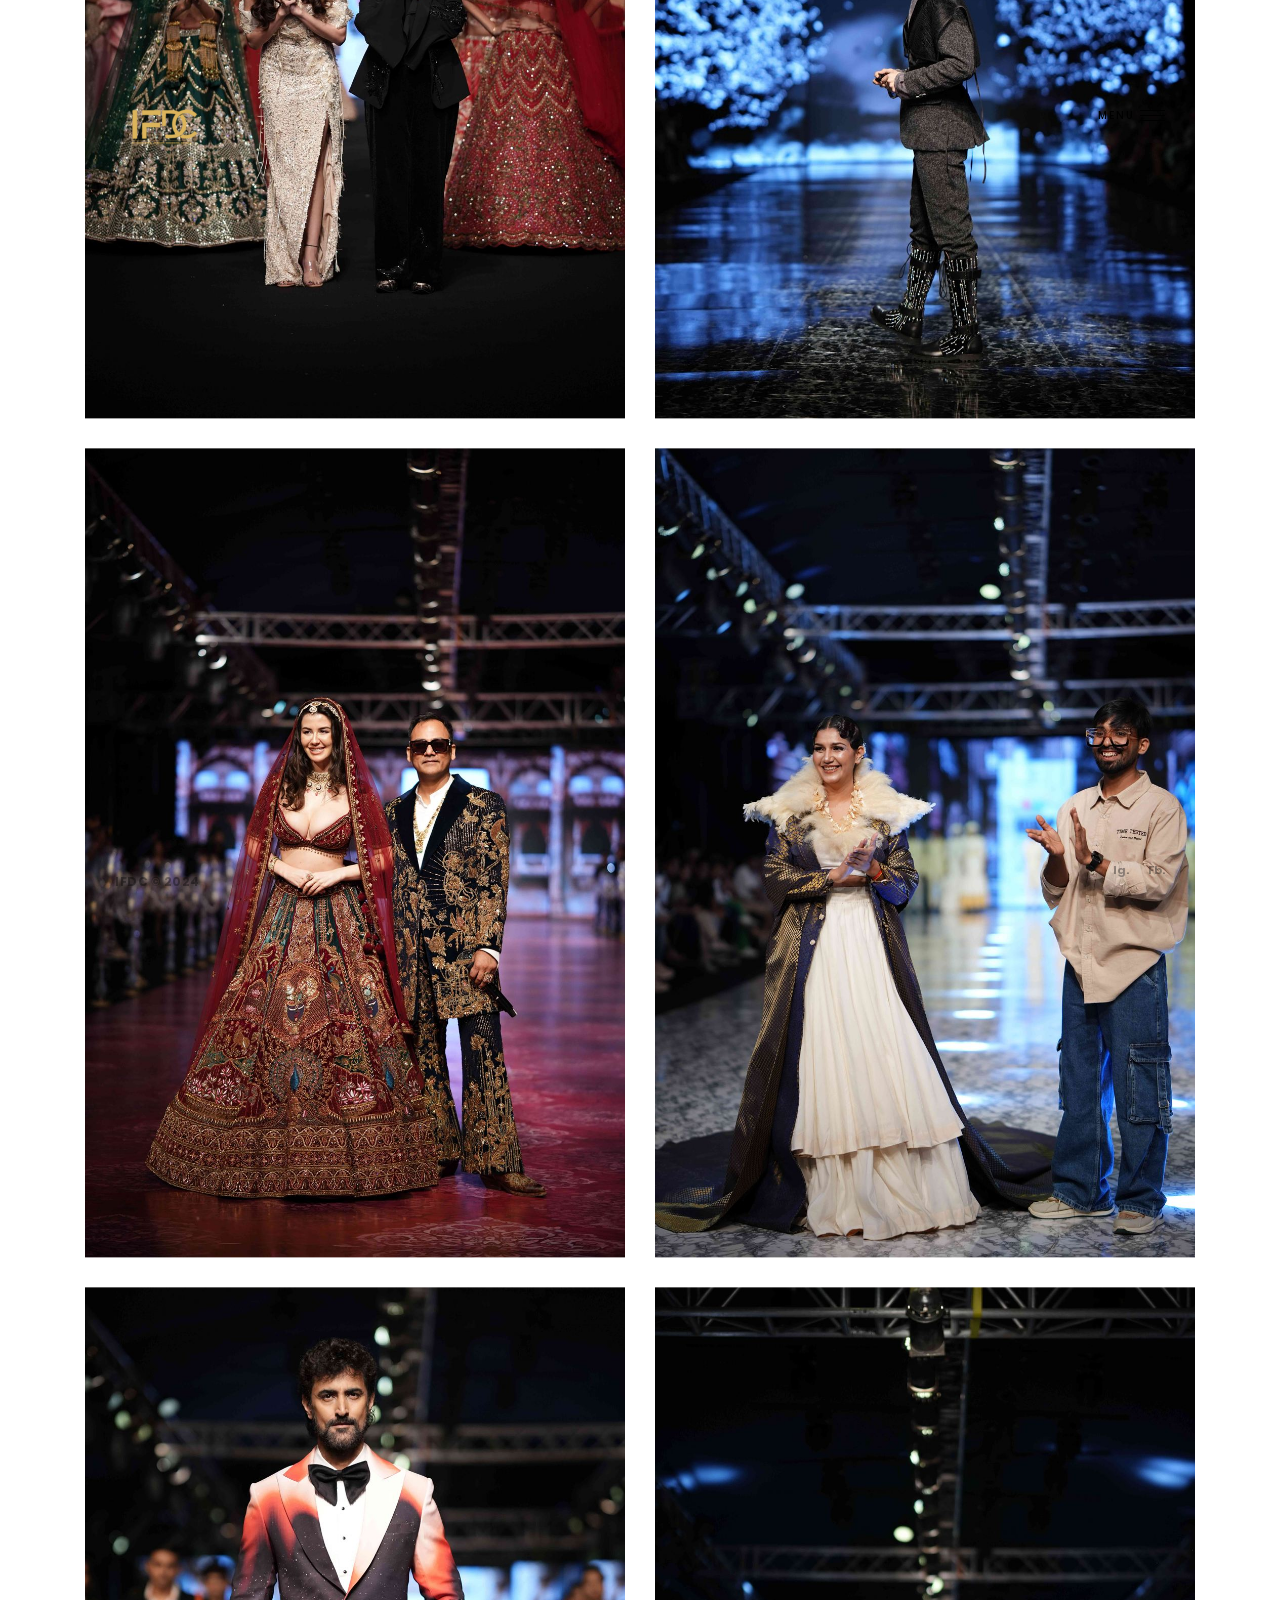
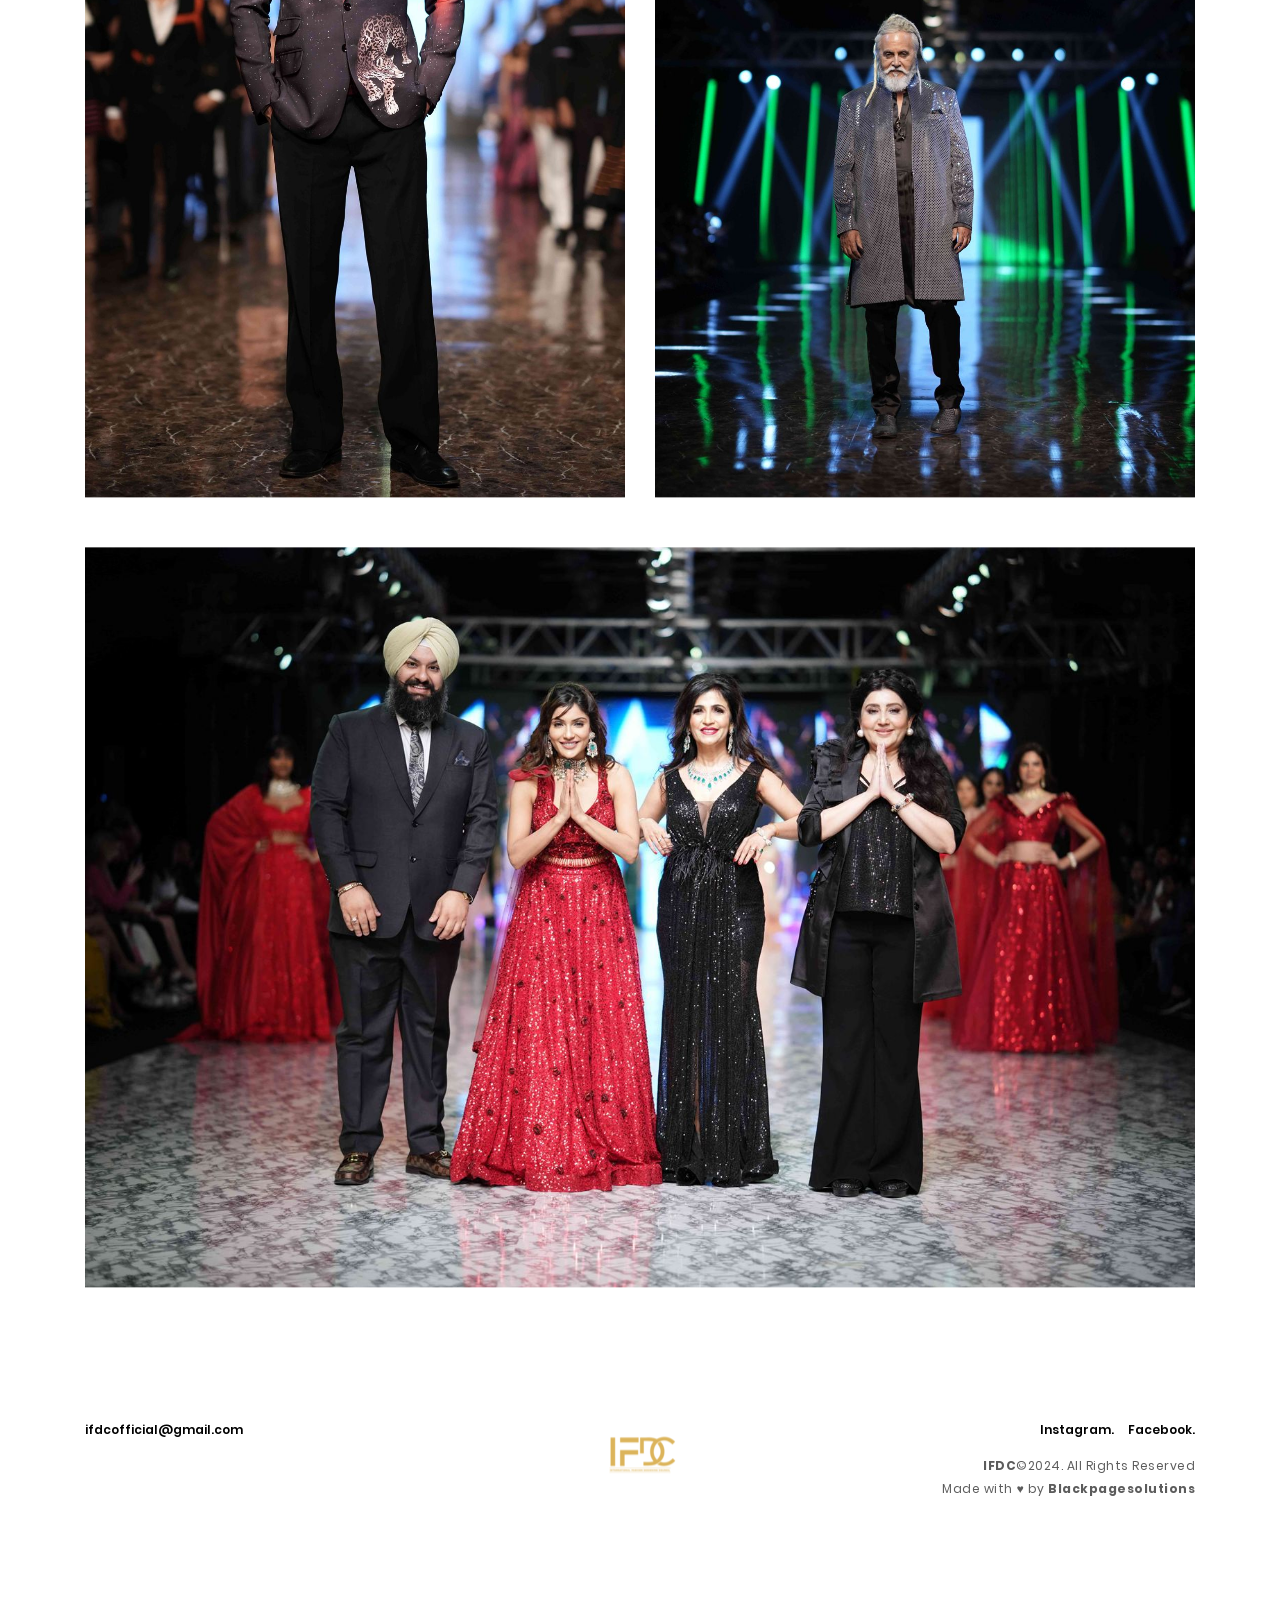
<file: gallery.html>
<!DOCTYPE html>
<html lang="en">

<head>
    <meta charset="UTF-8">
    <meta name="viewport" content="width=device-width, initial-scale=1.0">
    <meta http-equiv="X-UA-Compatible" content="ie=edge">
    <title>IFDC - GICW 4.0 Gallery</title>
    <link rel="stylesheet" href="assets/css/plugin.css">
    <link rel="stylesheet" href="assets/css/main.css">
    <link rel="stylesheet" href="assets/css/responsive.css">
    <link rel="shortcut icon" href="assets/img/logo.png">
</head>

<body>

    <!-- Start Preload -->
    <div class="preloader">
    </div>
    <div class="block-1"></div>
    <div class="block-2"></div>
    <div class="logo-load">
        <img src="assets/img/logo.png" alt="">
    </div>
    <div class="logo-load spinning"></div>
    <div class="over-all"></div>
    <!-- End Preload -->


    <!-- Start Header -->
    <header>
        <nav>
            <!-- Logo -->
            <div class="logo hover-target">
                <a class="load-spiral" href="index.html"><img src="assets/img/logo.png" alt="logo"></a>
            </div>
            <!-- Menu bar -->
            <div class="toggle-btn magnetic hover-target">
                <div class="burger-menu">
                    <span class="one"></span>
                    <span class="two"></span>
                    <span class="tre"></span>
                </div>
            </div>
            <!-- Social -->
            <div class="scr socials">
                <div class="list-social">
                    <ul>
                        <li class="hover-target"><a href="http://www.instagram.com/ifdcofficial">Ig.</a></li>
                        <li class="hover-target"><a href="http://www.facebook.com/officalifdc">Fb.</a></li>
                    </ul>
                </div>
            </div>

            
            <!-- Copyright -->
            <div class="scr copyright-top">
                <p>IFDC &copy; 2024</p>
            </div>

            <div class="bg-nav"></div>

            <!-- menu -->
            <div class="manu-container">
                <div class="menu">
                    <div class="data">
                        <div class="container">
                            <div class="row">
                                <div class="col-md-6">
                                    <div class="links text-center text-lg-left">
                                        <ul>
                                            <li>
                                                <p>01</p><a class="menu-link hover-target load-spiral" href="index.html">Home</a>
                                            </li>
                                            <li>
                                                <p>02</p><a class="menu-link hover-target load-spiral" href="about.html">About</a>
                                            </li>
                                            <li>
                                                <p>03</p><a class="menu-link hover-target load-spiral" href="gallery.html">Gallery</a>
                                            </li>
                                            <li>
                                                <p>04</p><a class="menu-link hover-target load-spiral" href="newsfeed.html">NEWS</a>
                                            </li>
                                        </ul>
                                    </div>

                                </div>

                                <div class="col-md-4 offset-md-2 centered text-right">
                                    <div class="address-menu">
                                        <h3>IFDC</h3>
                                        <h4>A870-B Sushant Lok  Phase- 1, Gurugram, Haryana 122002</h4>
                                    </div>
                                </div>
                            </div>
                        </div>
                    </div>

                </div>
            </div>
        </nav>


    </header>
    <!-- End Header -->


    <!-- Start Content -->
    <div id="spiral">

        <!-- Header -->
        <div class="scrolls">
            <img draggable="false" src="assets/img/sroll.svg" alt="scroll">
        </div>
        <div class="main-head luxy-el" data-speed-y="15" data-offset="0">
            <div id="headmove">
                <div data-depth="0.4">
                    <div class="bg-detail-work-1"></div>
                </div>
            </div>

            <div class="heading-text">
                <div class="heading-text-front">
                    <h1 class="title">Season 4.0</h1>
                </div>
                <div class="heading-text-back">
                    <h1 class="title">Season 4.0</h1>
                </div>
            </div>
        </div>

        <section class="detail-work bg-darks">
            <div class="container">
                <div class="row mt-30">
                    <div class="col-md-6 mt-30">
                        <div class="img-detail-work cursorZoom">
                            <img class="cover img-fluid medium-zoom-image" src="assets/img/detail-work/g4/1.jpg" alt="" loading="lazy" width="1067" height="1600">
                        </div>
                    </div>
                    <div class="col-md-6 mt-30">
                        <div class="img-detail-work cursorZoom">
                            <img class="cover img-fluid medium-zoom-image" src="assets/img/detail-work/g4/2.jpg" alt="" loading="lazy" width="1067" height="1600">
                        </div>
                    </div>
                    <div class="col-md-6 mt-30">
                        <div class="img-detail-work cursorZoom">
                            <img class="cover img-fluid medium-zoom-image" src="assets/img/detail-work/g4/3.jpg" alt="" loading="lazy" width="1067" height="1600">
                        </div>
                    </div>
                    <div class="col-md-6 mt-30">
                        <div class="img-detail-work cursorZoom">
                            <img class="cover img-fluid medium-zoom-image" src="assets/img/detail-work/g4/4.jpg" alt="" loading="lazy" width="1067" height="1600">
                        </div>
                    </div>
                    <div class="col-md-6 mt-30">
                        <div class="img-detail-work cursorZoom">
                            <img class="cover img-fluid medium-zoom-image" src="assets/img/detail-work/g4/5.jpg" alt="" loading="lazy" width="1067" height="1600">
                        </div>
                    </div>
                    <div class="col-md-6 mt-30">
                        <div class="img-detail-work cursorZoom">
                            <img class="cover img-fluid medium-zoom-image" src="assets/img/detail-work/g4/6.jpg" alt="" loading="lazy" width="1067" height="1600">
                        </div>
                    </div>

                </div>

                <div class="row mt-20">
                    <div class="col-md-12 mt-30">
                        <div class="img-detail-work cursorZoom">
                            <img class="cover img-fluid medium-zoom-image" src="assets/img/detail-work/g4/7.jpg" alt="" loading="lazy" width="1600" height="1067">
                        </div>
                    </div>
                </div>

            </div>
        </section>

   


        <!-- Footer -->
        <div class="footer">
            <div class="container">
                <div class="row">
                    <div class="col-md-4 text-center text-md-left mt-30">
                        <div class="mail hover-target">
                            <a href="mailto:ifdcofficial@gmail.com">ifdcofficial@gmail.com</a>
                        </div>
                    </div>
                    <div class="col-md-4 text-center mt-30">
                        <div class="logo-foot">
                            <img src="assets/img/logo.png" alt="">
                        </div>
                    </div>
                    <div class="col-md-4 text-center text-md-right mt-30">
                        <div class="sosmed">
                            <ul>
                                <li class="hover-target"><a href="http://www.instagram.com/ifdcofficial">Instagram.</a></li>
                                <li class="hover-target"><a href="http://www.facebook.com/officalifdc">Facebook.</a></li>
                            </ul>
                        </div>
                        <div class="copyright">
                            <p><b>IFDC</b>&copy;2024. All Rights Reserved</p>
                            <p>Made with ♥ by <b>Blackpagesolutions</b></p>
                        </div>
                    </div>
                </div>
            </div>
        </div>

    </div>
    <!-- End Content -->

    <!-- Cursor -->
    <div class="cursor1" id="cursor1"></div>
    <div class="cursor" id="cursor"></div>

    <script src="assets/js/plugin.js"></script>
    <script src="assets/js/main.js"></script>
</body>

</html>
</file>
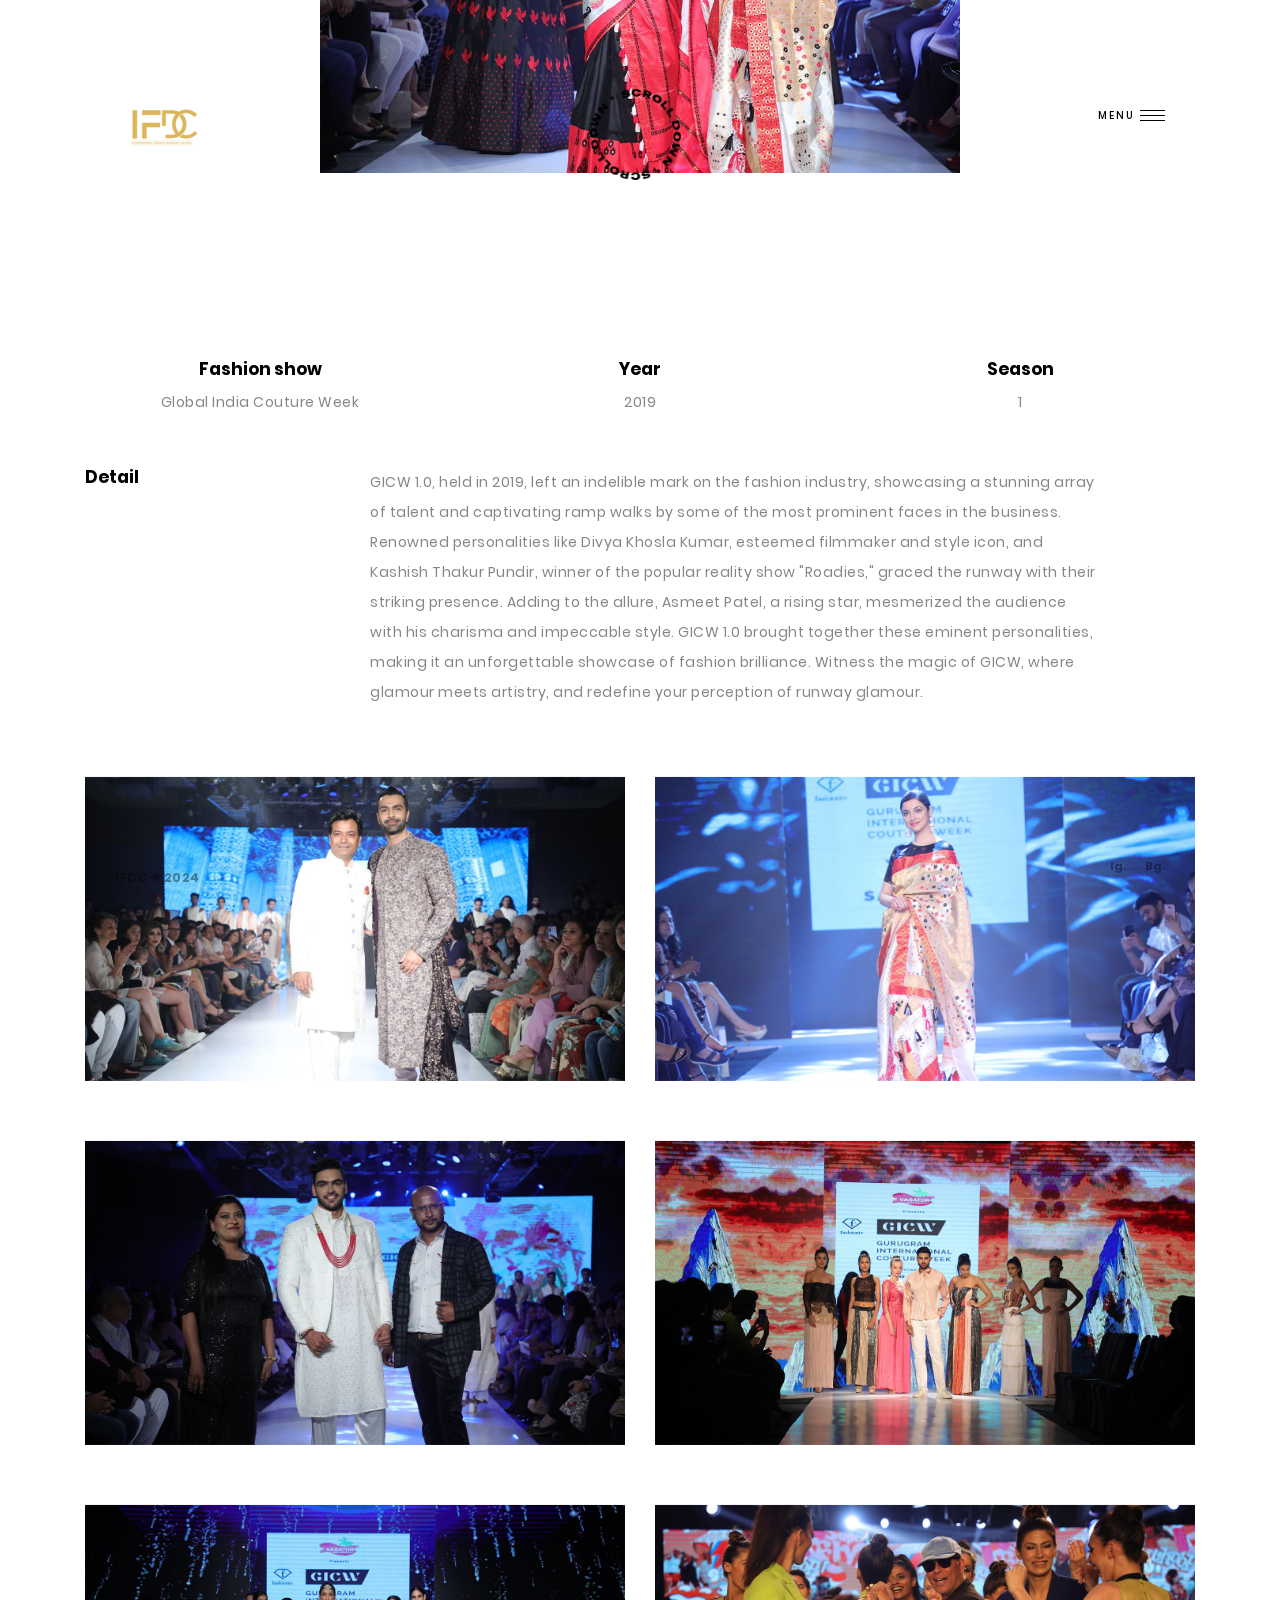
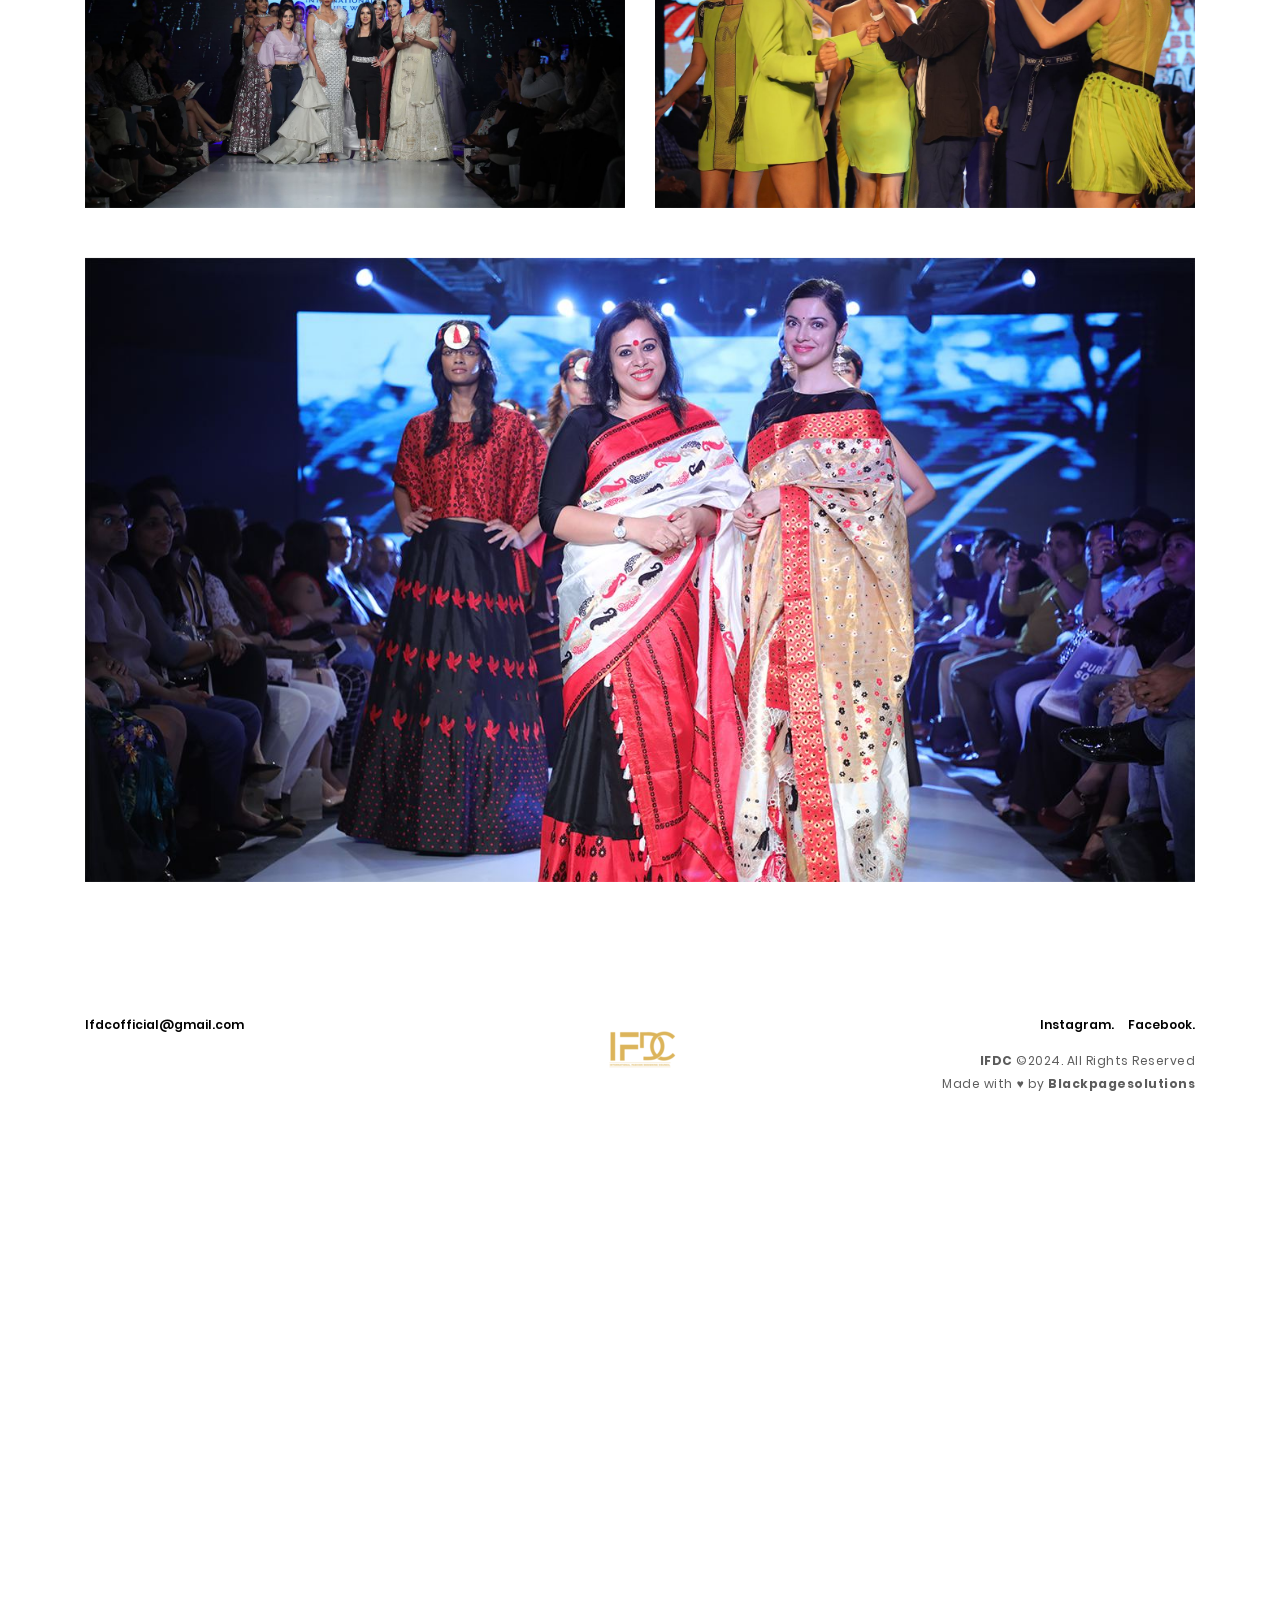
<file: gicw1-0.html>
<!DOCTYPE html>
<html lang="en">
<head>
    <meta charset="UTF-8">
    <meta name="viewport" content="width=device-width, initial-scale=1.0">
    <meta http-equiv="X-UA-Compatible" content="ie=edge">
    <meta name="description" content="Experience the glamour and brilliance of GICW 1.0 organized by IFDC Global in 2019. Witness captivating ramp walks by renowned personalities like Divya Khosla Kumar, Kashish Thakur Pundir, and Asmeet Patel. Explore the convergence of fashion and artistry at its finest.">
    <meta name="keywords" content="IFDC GICW 1.0, fashion events, runway shows, fashion excellence, Divya Khosla Kumar, Kashish Thakur Pundir, Asmeet Patel, fashion brilliance, fashion industry, glamour, artistry">
    <title>IFDC GICW 1.0 - Experience Fashion Brilliance | IFDC Global</title>    
    <link rel="stylesheet" href="assets/css/plugin.css">
    <link rel="stylesheet" href="assets/css/main.css">
    <link rel="stylesheet" href="assets/css/responsive.css">
    <link rel="shortcut icon" href="assets/img/logo.png">
</head>

<body>

    <!-- Start Preload -->
    <div class="preloader">
    </div>
    <div class="block-1"></div>
    <div class="block-2"></div>
    <div class="logo-load">
        <img src="assets/img/logo.png" alt="">
    </div>
    <div class="logo-load spinning"></div>
    <div class="over-all"></div>
    <!-- End Preload -->


    <!-- Start Header -->
    <header>
        <nav>
            <!-- Logo -->
            <div class="logo hover-target">
                <a class="load-spiral" href="index.html"><img src="assets/img/logo.png" alt="logo"></a>
            </div>
            <!-- Menu bar -->
            <div class="toggle-btn magnetic hover-target">
                <div class="burger-menu">
                    <span class="one"></span>
                    <span class="two"></span>
                    <span class="tre"></span>
                </div>
            </div>
            <!-- Social -->
            <div class="scr socials">
                <div class="list-social">
                    <ul>
                        <li class="hover-target"><a href="http://www.instagram.com/ifdcofficial">Ig.</a></li>
                        <li class="hover-target"><a href="http://www.facebook.com/officalifdc">Bg.</a></li>
                    </ul>
                </div>
            </div>

            <!-- Copyright -->
            <div class="scr copyright-top">
                <p>IFDC &copy; 2024</p>
            </div>

            <div class="bg-nav"></div>

            <!-- menu -->
            <div class="manu-container">
                <div class="menu">
                    <div class="data">
                        <div class="container">
                            <div class="row">
                                <div class="col-md-6">
                                    <div class="links text-center text-lg-left">
                                        <ul>
                                            <li>
                                                <p>01</p><a class="menu-link hover-target load-spiral" href="index.html">Home</a>
                                            </li>
                                            <li>
                                                <p>02</p><a class="menu-link hover-target load-spiral" href="about.html">About</a>
                                            </li>
                                            <li>
                                                <p>03</p><a class="menu-link hover-target load-spiral" href="gallery.html">Gallery</a>
                                            </li>
                                            <li>
                                                <p>04</p><a class="menu-link hover-target load-spiral" href="newsfeed.html">NEWS</a>
                                            </li>
                                        </ul>
                                    </div>

                                </div>

                                <div class="col-md-4 offset-md-2 centered text-right">
                                    <div class="address-menu">
                                        <h3>IFDC</h3>
                                        <h4>A870-B Sushant Lok  Phase- 1, Gurugram, Haryana 122002</h4>
                                    </div>
                                </div>
                            </div>
                        </div>
                    </div>

                </div>
            </div>
        </nav>


    </header>
    <!-- End Header -->


    <!-- Start Content -->
    <div id="spiral">

        <!-- Header -->
        <div class="scrolls">
            <img draggable="false" src="assets/img/sroll.svg" alt="scroll">
        </div>
        <div class="main-head luxy-el" data-speed-y="15" data-offset="0">
            <div id="headmove">
                <div data-depth="0.4">
                    <div class="bg-detail-work-4"></div>
                </div>
            </div>

            <div class="heading-text">
                <div class="heading-text-front">
                    <h2 class="title">GICW 1.0</h1>
                </div>
                <div class="heading-text-back">
                    <h2 class="title">GICW 1.0</h2>
                </div>
            </div>
        </div>

        <section class="detail-work bg-darks">
            <div class="container">
                <div class="row ">
                    <div class="col-md-4 mt-30">
                        <div class="about-work text-center">
                            <h3>Fashion show</h3>
                            <p>Global India Couture Week</p>
                        </div>
                    </div>
                    <div class="col-md-4 mt-30">
                        <div class="about-work text-center">
                            <h3>Year</h3>
                            <p>2019</p>
                        </div>
                    </div>
                    <div class="col-md-4 mt-30">
                        <div class="about-work text-center">
                            <h3>Season</h3>
                            <p>1</p>
                        </div>
                    </div>

                </div>

                <div class="row about-work mt-50">
                    <div class="col-md-3">
                        <h3>Detail</h3>
                    </div>
                    <div class="col-md-8">
                        <p>GICW 1.0, held in 2019, left an indelible mark on the fashion industry, showcasing a stunning array of talent and captivating ramp walks by some of the most prominent faces in the business. Renowned personalities like Divya Khosla Kumar, esteemed filmmaker and style icon, and Kashish Thakur Pundir, winner of the popular reality show "Roadies," graced the runway with their striking presence. Adding to the allure, Asmeet Patel, a rising star, mesmerized the audience with his charisma and impeccable style.
                            GICW 1.0 brought together these eminent personalities, making it an unforgettable showcase of fashion brilliance. Witness the magic of GICW, where glamour meets artistry, and redefine your perception of runway glamour.</p>
                        <div class="mt-10"></div>
                    </div>
                </div>

                <div class="row mt-30">
                    <div class="col-md-6 mt-30">
                        <div class="img-detail-work cursorZoom">
                            <img class="cover img-fluid medium-zoom-image" src="assets/img/detail-work/gicw1.0/1.jpg" alt="" loading="lazy" width="1366" height="768">
                        </div>
                    </div>
                    <div class="col-md-6 mt-30">
                        <div class="img-detail-work cursorZoom">
                            <img class="cover img-fluid medium-zoom-image" src="assets/img/detail-work/gicw1.0/4.jpg" alt="" loading="lazy" width="1366" height="768">
                        </div>
                    </div>

                </div>
                <div class="row mt-30">
                    <div class="col-md-6 mt-30">
                        <div class="img-detail-work cursorZoom">
                            <img class="cover img-fluid medium-zoom-image" src="assets/img/detail-work/gicw1.0/3.jpg" alt="" loading="lazy" width="1366" height="768">
                        </div>
                    </div>
                    <div class="col-md-6 mt-30">
                        <div class="img-detail-work cursorZoom">
                            <img class="cover img-fluid medium-zoom-image" src="assets/img/detail-work/gicw1.0/2.jpg" alt="" loading="lazy" width="1366" height="768">
                        </div>
                    </div>

                </div>
                <div class="row mt-30">
                    <div class="col-md-6 mt-30">
                        <div class="img-detail-work cursorZoom">
                            <img class="cover img-fluid medium-zoom-image" src="assets/img/detail-work/gicw1.0/5.jpg" alt="" loading="lazy" width="1366" height="768">
                        </div>
                    </div>
                    <div class="col-md-6 mt-30">
                        <div class="img-detail-work cursorZoom">
                            <img class="cover img-fluid medium-zoom-image" src="assets/img/detail-work/gicw1.0/6.jpg" alt="" loading="lazy" width="1366" height="768">
                        </div>
                    </div>

                </div>

                

                <div class="row mt-20">
                    <div class="col-md-12 mt-30">
                        <div class="img-detail-work cursorZoom">
                            <img class="cover img-fluid medium-zoom-image" src="assets/img/detail-work/gicw1.0/Cover.jpg" alt="" loading="lazy" width="1366" height="768">
                        </div>
                    </div>
                </div>


            </div>
        </section>

   


        <!-- Footer -->
        <div class="footer">
            <div class="container">
                <div class="row">
                    <div class="col-md-4 text-center text-md-left mt-30">
                        <div class="mail hover-target">
                            <a href="mailto:Ifdcofficial@gmail.com">Ifdcofficial@gmail.com</a>
                        </div>
                    </div>
                    <div class="col-md-4 text-center mt-30">
                        <div class="logo-foot">
                            <img src="assets/img/logo.png" alt="">
                        </div>
                    </div>
                    <div class="col-md-4 text-center text-md-right mt-30">
                        <div class="sosmed">
                            <ul>
                                <li class="hover-target"><a href="http://www.instagram.com/ifdcofficial">Instagram.</a></li>
                                <li class="hover-target"><a href="http://www.facebook.com/officalifdc">Facebook.</a></li>
                            </ul>
                        </div>
                        <div class="copyright">
                            <p><b>IFDC</b> <span>&copy;</span>2024. All Rights Reserved</p>
                            <p>Made with ♥ by <b>Blackpagesolutions</b></p>
                        </div>
                    </div>
                </div>
            </div>
        </div>

    </div>
    <!-- End Content -->

    <!-- Cursor -->
    <div class="cursor1" id="cursor1"></div>
    <div class="cursor" id="cursor"></div>

    <script src="assets/js/plugin.js"></script>
    <script src="assets/js/main.js"></script>
</body>

</html>
</file>
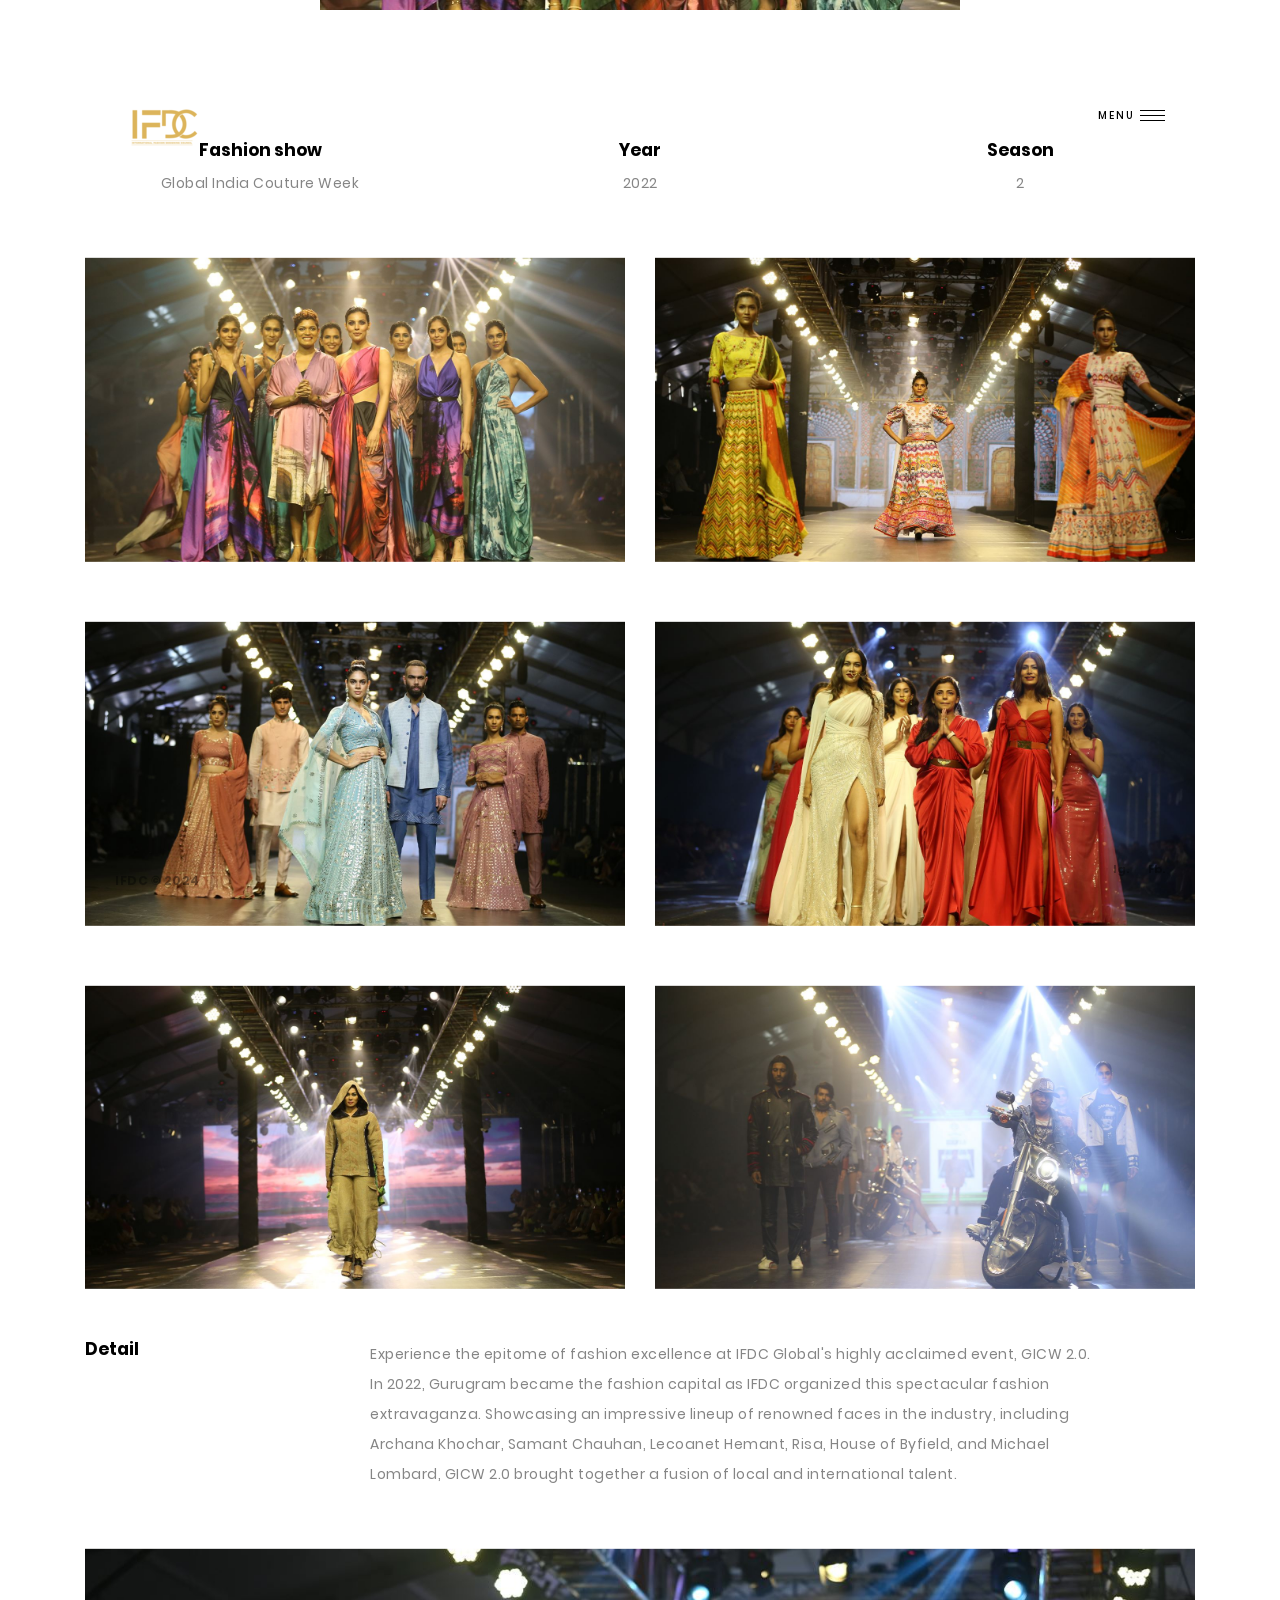
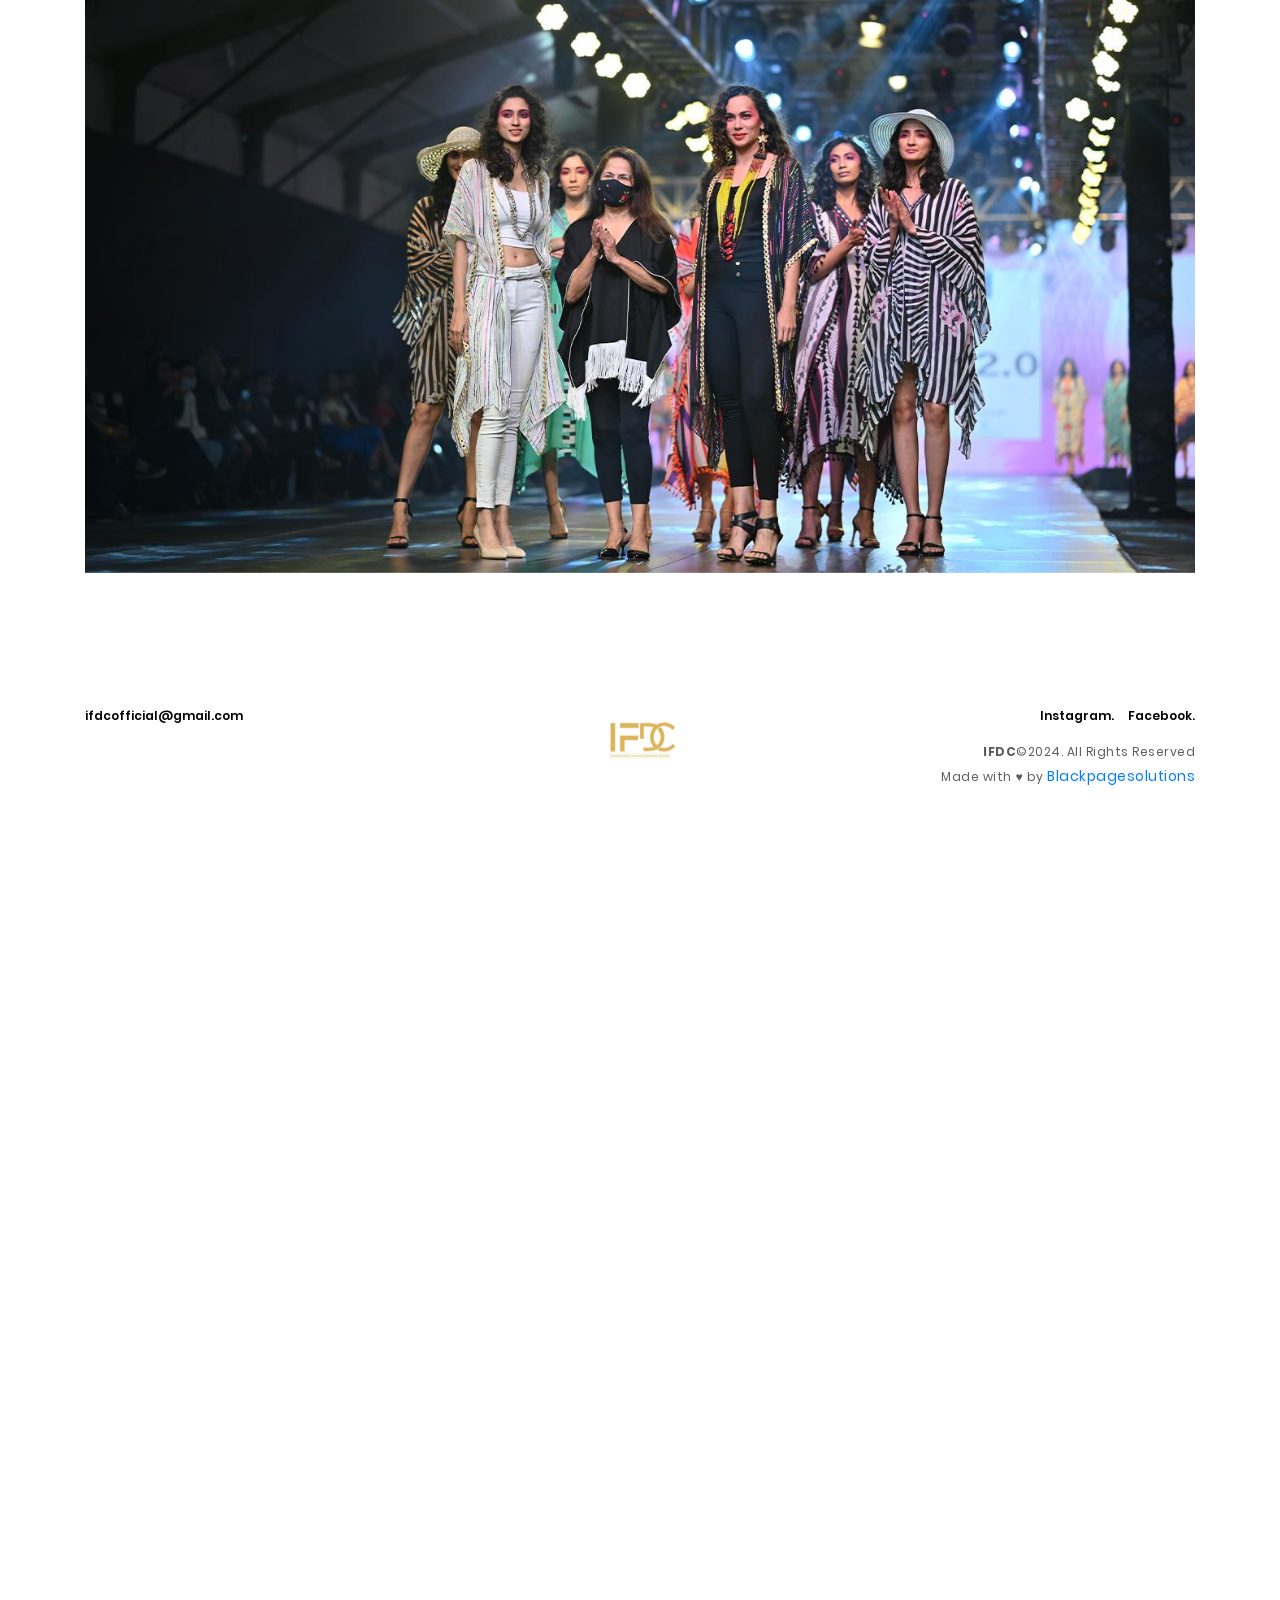
<file: gicw2-0.html>
<!DOCTYPE html>
<html lang="en">

<head>
    <meta charset="UTF-8">
    <meta name="viewport" content="width=device-width, initial-scale=1.0">
    <meta http-equiv="X-UA-Compatible" content="ie=edge">
    <meta name="discription" content="Experience the glamour and innovation of IFDC GICW 2.0, the renowned fashion event featuring top designers like Archana Khochar, Samant Chauhan, Lecoanet Hemant, and more. Stay updated with the latest trends, collections, and runway showcases. Join us and be part of the global fashion community.">
    <meta name="keywords" content="IFDC, GICW 2.0, fashion event, Archana Khochar, Samant Chauhan, Lecoanet Hemant, fashion trends, runway showcases, global fashion community">
    <title>IFDC GICW 2.0 - Experience Fashion Excellence</title>
    <link rel="stylesheet" href="assets/css/plugin.css">
    <link rel="stylesheet" href="assets/css/main.css">
    <link rel="stylesheet" href="assets/css/responsive.css">
    <link rel="shortcut icon" href="assets/img/logo.png">
</head>

<body>

    <!-- Start Preload -->
    <div class="preloader">
    </div>
    <div class="block-1"></div>
    <div class="block-2"></div>
    <div class="logo-load">
        <img src="assets/img/logo.png" alt="">
    </div>
    <div class="logo-load spinning"></div>
    <div class="over-all"></div>
    <!-- End Preload -->


    <!-- Start Header -->
    <header>
        <nav>
            <!-- Logo -->
            <div class="logo hover-target">
                <a class="load-spiral" href="index.html"><img src="assets/img/logo.png" alt="logo"></a>
            </div>
            <!-- Menu bar -->
            <div class="toggle-btn magnetic hover-target">
                <div class="burger-menu">
                    <span class="one"></span>
                    <span class="two"></span>
                    <span class="tre"></span>
                </div>
            </div>
            <!-- Social -->
            <div class="scr socials">
                <div class="list-social">
                    <ul>
                        <li class="hover-target"><a href="http://www.instagram.com/ifdcofficial">Ig.</a></li>
                        <li class="hover-target"><a href="http://www.facebook.com/officalifdc">Fb.</a></li>
                    </ul>
                </div>
            </div>

            <!-- Copyright -->
            <div class="scr copyright-top">
                <p>IFDC <span>&copy;</span> 2024</p>
            </div>

            <div class="bg-nav"></div>

            <!-- menu -->
            <div class="manu-container">
                <div class="menu">
                    <div class="data">
                        <div class="container">
                            <div class="row">
                                <div class="col-md-6">
                                    <div class="links text-center text-lg-left">
                                        <ul>
                                            <li>
                                                <p>01</p><a class="menu-link hover-target load-spiral" href="index.html">Home</a>
                                            </li>
                                            <li>
                                                <p>02</p><a class="menu-link hover-target load-spiral" href="about.html">About</a>
                                            </li>
                                            <li>
                                                <p>03</p><a class="menu-link hover-target load-spiral" href="gallery.html">Gallery</a>
                                            </li>
                                            <li>
                                                <p>04</p><a class="menu-link hover-target load-spiral" href="newsfeed.html">NEWS</a>
                                            </li>
                                        </ul>
                                    </div>

                                </div>

                                <div class="col-md-4 offset-md-2 centered text-right">
                                    <div class="address-menu">
                                        <h3>IFDC</h3>
                                        <h4>A870-B Sushant Lok  Phase- 1, Gurugram, Haryana 122002</h4>
                                    </div>
                                </div>
                            </div>
                        </div>
                    </div>

                </div>
            </div>
        </nav>


    </header>
    <!-- End Header -->


    <!-- Start Content -->
    <div id="spiral">

        <!-- Header -->
        <div class="scrolls">
            <img draggable="false" src="assets/img/sroll.svg" alt="scroll">
        </div>
        <div class="main-head luxy-el" data-speed-y="15" data-offset="0">
            <div id="headmove">
                <div data-depth="0.4">
                    <div class="bg-detail-work-3"></div>
                </div>
            </div>

            <div class="heading-text">
                <div class="heading-text-front">
                    <h2 class="title">GICW 2.0</h2>
                </div>
                <div class="heading-text-back">
                    <h2 class="title">GICW 2.0</h2>
                </div>
            </div>
        </div>

        <!-- Work Content -->
        <section class="detail-work bg-darks">
            <div class="container">
                <div class="row ">
                    <div class="col-md-4 mt-30">
                        <div class="about-work text-center">
                            <h3>Fashion show</h3>
                            <p>Global India Couture Week</p>
                        </div>
                    </div>
                    <div class="col-md-4 mt-30">
                        <div class="about-work text-center">
                            <h3>Year</h3>
                            <p>2022</p>
                        </div>
                    </div>
                    <div class="col-md-4 mt-30">
                        <div class="about-work text-center">
                            <h3>Season</h3>
                            <p>2</p>
                        </div>
                    </div>

                </div>


                <div class="row mt-30">
                    <div class="col-md-6 mt-30">
                        <div class="img-detail-work cursorZoom">
                            <img class="cover img-fluid medium-zoom-image" src="assets/img/detail-work/gicw2.0/small/1.jpg" alt="" loading="lazy" width="1366" height="768">
                        </div>
                    </div>
                    <div class="col-md-6 mt-30">
                        <div class="img-detail-work cursorZoom">
                            <img class="cover img-fluid medium-zoom-image" src="assets/img/detail-work/gicw2.0/small/2.jpg" alt="" loading="lazy" width="1366" height="768">
                        </div>
                    </div>

                </div>
                <div class="row mt-30">
                    <div class="col-md-6 mt-30">
                        <div class="img-detail-work cursorZoom">
                            <img class="cover img-fluid medium-zoom-image" src="assets/img/detail-work/gicw2.0/small/3.jpg" alt="" loading="lazy" width="1366" height="768">
                        </div>
                    </div>
                    <div class="col-md-6 mt-30">
                        <div class="img-detail-work cursorZoom">
                            <img class="cover img-fluid medium-zoom-image" src="assets/img/detail-work/gicw2.0/small/4.jpg" alt="" loading="lazy" width="1366" height="768">
                        </div>
                    </div>

                </div>
                <div class="row mt-30">
                    <div class="col-md-6 mt-30">
                        <div class="img-detail-work cursorZoom">
                            <img class="cover img-fluid medium-zoom-image" src="assets/img/detail-work/gicw2.0/small/5.jpg" alt="" loading="lazy" width="1366" height="768">
                        </div>
                    </div>
                    <div class="col-md-6 mt-30">
                        <div class="img-detail-work cursorZoom">
                            <img class="cover img-fluid medium-zoom-image" src="assets/img/detail-work/gicw2.0/small/6.jpg" alt="" loading="lazy" width="1366" height="768">
                        </div>
                    </div>

                </div>

                <div class="row about-work mt-50">
                    <div class="col-md-3">
                        <h3>Detail</h3>
                    </div>
                    <div class="col-md-8">
                        <p>
                            Experience the epitome of fashion excellence at IFDC Global's highly acclaimed event, GICW 2.0. In 2022, Gurugram became the fashion capital as IFDC organized this spectacular fashion extravaganza.
                            Showcasing an impressive lineup of renowned faces in the industry, 
                            including Archana Khochar, Samant Chauhan, Lecoanet Hemant, Risa, House of Byfield, and Michael Lombard, GICW 2.0 brought together a fusion of local and international talent.</p>
                        <div class="mt-10"></div>
                    </div>
                </div>

                <div class="row mt-20">
                    <div class="col-md-12 mt-30">
                        <div class="img-detail-work cursorZoom">
                            <img class="cover img-fluid medium-zoom-image" src="assets/img/detail-work/gicw2.0/small/big.jpg" alt="" loading="lazy" width="1366" height="768">
                        </div>
                    </div>
                </div>


            </div>
        </section>

   


        <!-- Footer -->
        <div class="footer">
            <div class="container">
                <div class="row">
                    <div class="col-md-4 text-center text-md-left mt-30">
                        <div class="mail hover-target">
                            <a href="mailto:ifdcofficial@gmail.com">ifdcofficial@gmail.com</a>
                        </div>
                    </div>
                    <div class="col-md-4 text-center mt-30">
                        <div class="logo-foot">
                            <img src="assets/img/logo.png" alt="">
                        </div>
                    </div>
                    <div class="col-md-4 text-center text-md-right mt-30">
                        <div class="sosmed">
                            <ul>
                                <li class="hover-target"><a href="http://www.instagram.com/ifdcofficial">Instagram.</a></li>
                                <li class="hover-target"><a href="http://www.facebook.com/officalifdc">Facebook.</a></li>
                            </ul>
                        </div>
                        <div class="copyright">
                            <p><b>IFDC</b><span>&copy;</span>2024. All Rights Reserved</p>
                            <p>Made with ♥ by <a href="https://www.blackpagesolutions.com/">Blackpagesolutions</a></p>
                        </div>
                    </div>
                </div>
            </div>
        </div>

    </div>
    <!-- End Content -->

    <!-- Cursor -->
    <div class="cursor1" id="cursor1"></div>
    <div class="cursor" id="cursor"></div>

    <script src="assets/js/plugin.js"></script>
    <script src="assets/js/main.js"></script>
</body>

</html>
</file>
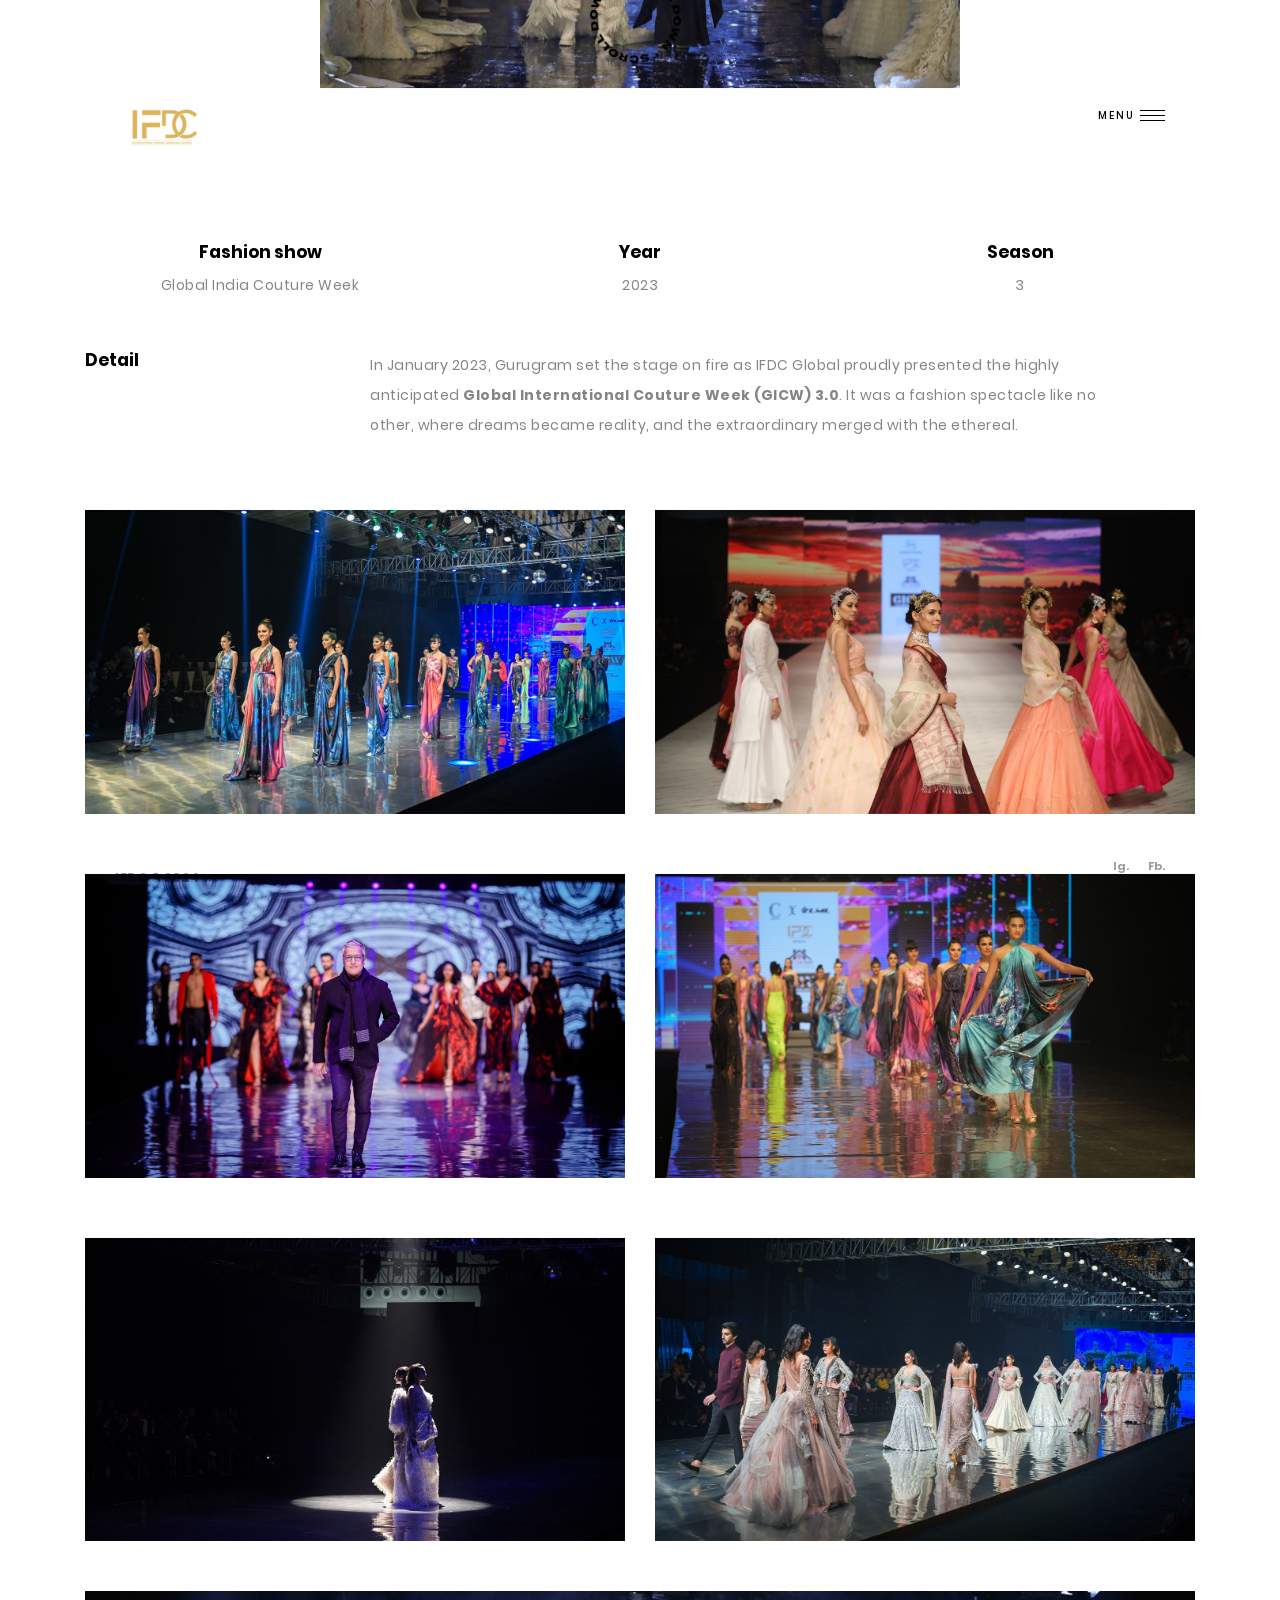
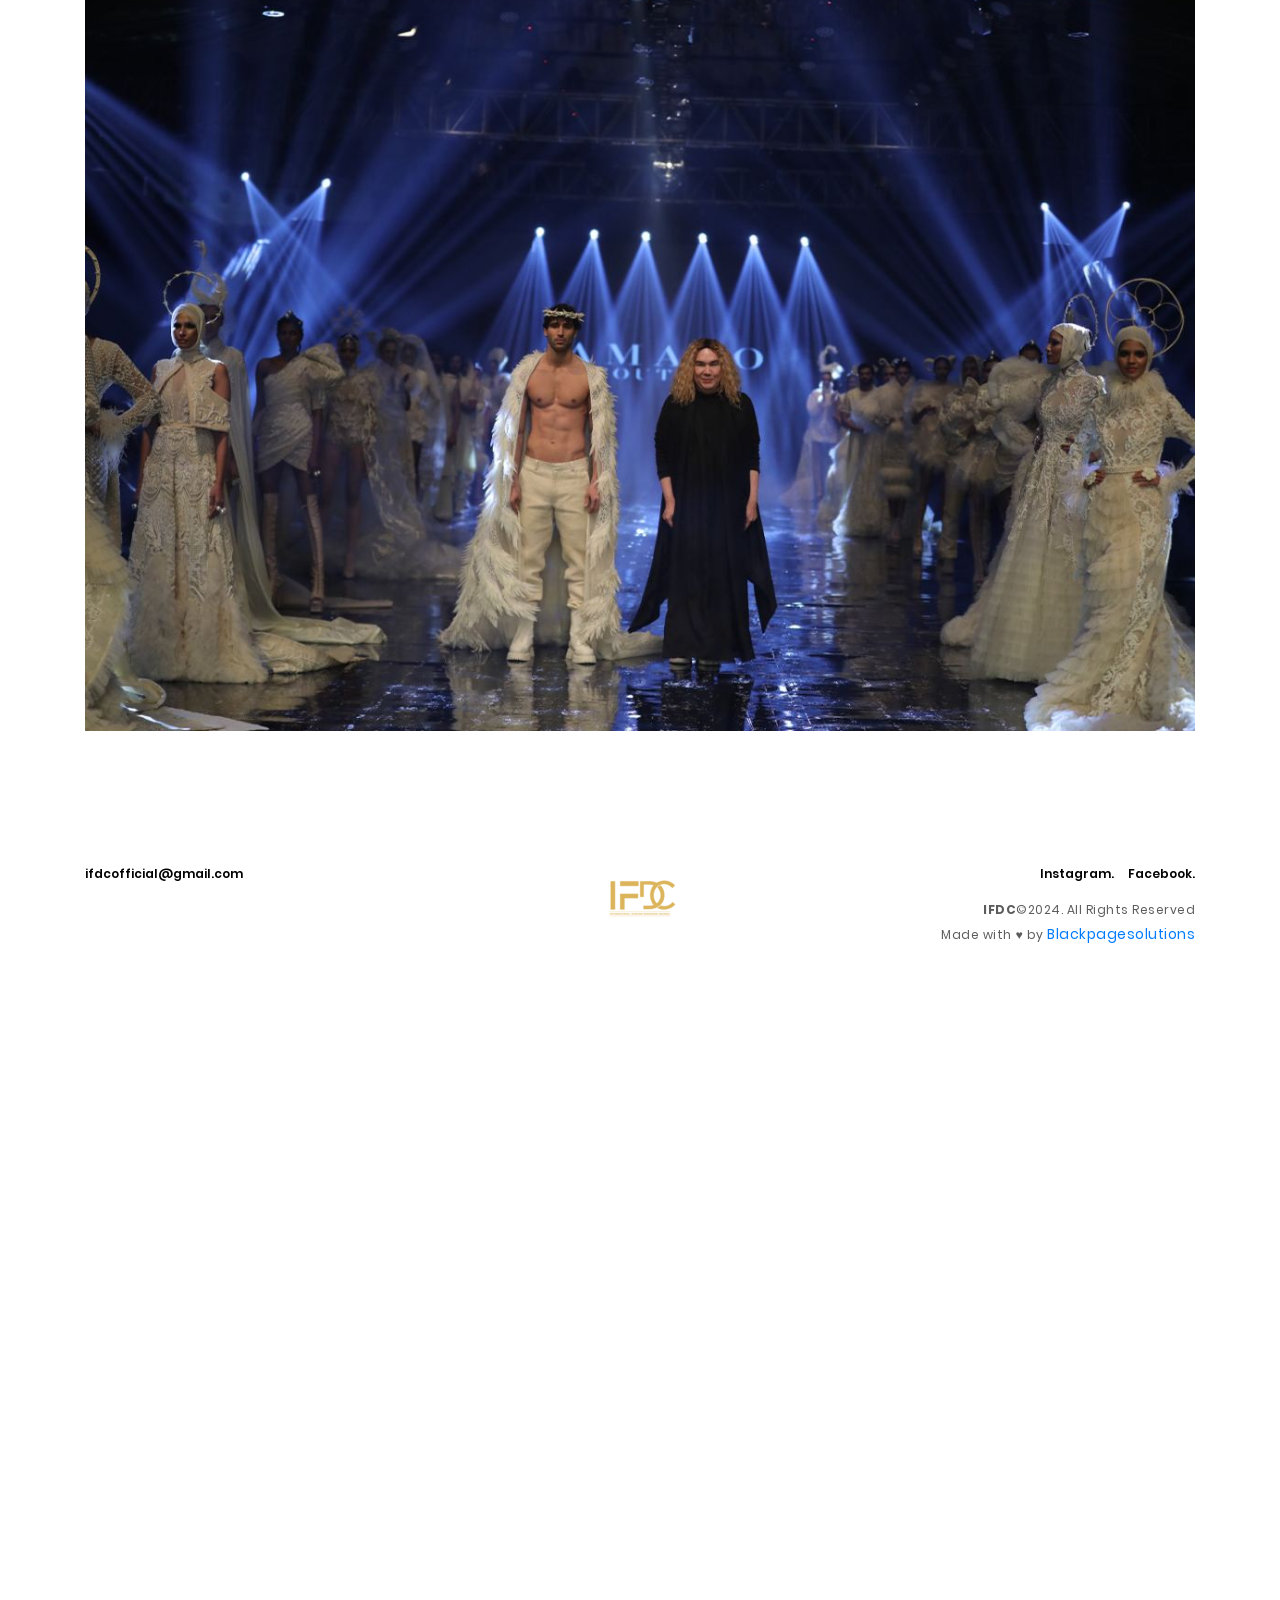
<file: gicw3-0.html>
<!DOCTYPE html>
<html lang="en">

<head>
    <meta charset="UTF-8">
    <meta name="viewport" content="width=device-width, initial-scale=1.0">
    <meta http-equiv="X-UA-Compatible" content="ie=edge">
    <title>IFDC Global - GICW 3.0</title>
    <meta name="description" content="Experience the pinnacle of fashion excellence at IFDC Global's GICW 3.0. Discover extraordinary designs, renowned designers, and glamorous runway shows. Join us in Gurugram for a fashion extravaganza like no other.">
    <meta name="keywords" content="IFDC Global, GICW 3.0, fashion excellence, renowned designers, glamorous runway shows, Gurugram, fashion extravaganza">
    <link rel="stylesheet" href="assets/css/plugin.css">
    <link rel="stylesheet" href="assets/css/main.css">
    <link rel="stylesheet" href="assets/css/responsive.css">
    <link rel="shortcut icon" href="assets/img/logo.png">
</head>

<body>

    <!-- Start Preload -->
    <div class="preloader">
    </div>
    <div class="block-1"></div>
    <div class="block-2"></div>
    <div class="logo-load">
        <img src="assets/img/logo.png" alt="">
    </div>
    <div class="logo-load spinning"></div>
    <div class="over-all"></div>
    <!-- End Preload -->


    <!-- Start Header -->
    <header>
        <nav>
            <!-- Logo -->
            <div class="logo hover-target">
                <a class="load-spiral" href="index.html"><img src="assets/img/logo.png" alt="logo"></a>
            </div>
            <!-- Menu bar -->
            <div class="toggle-btn magnetic hover-target">
                <div class="burger-menu">
                    <span class="one"></span>
                    <span class="two"></span>
                    <span class="tre"></span>
                </div>
            </div>
            <!-- Social -->
            <div class="scr socials">
                <div class="list-social">
                    <ul>
                        <li class="hover-target"><a href="http://www.instagram.com/ifdcofficial">Ig.</a></li>
                        <li class="hover-target"><a href="http://www.facebook.com/officalifdc">Fb.</a></li>
                    </ul>
                </div>
            </div>
            <!-- Copyright -->
            <div class="scr copyright-top">
                <p>IFDC <span> &copy;</span> 2024</p>
            </div>
            <div class="bg-nav"></div>
            <!-- menu -->
            <div class="manu-container">
                <div class="menu">
                    <div class="data">
                        <div class="container">
                            <div class="row">
                                <div class="col-md-6">
                                    <div class="links text-center text-lg-left">
                                        <ul>
                                            <li>
                                                <p>01</p><a class="menu-link hover-target load-spiral"
                                                    href="index.html">Home</a>
                                            </li>
                                            <li>
                                                <p>02</p><a class="menu-link hover-target load-spiral"
                                                    href="about.html">About</a>
                                            </li>
                                            <li>
                                                <p>03</p><a class="menu-link hover-target load-spiral"
                                                    href="gallery.html">Gallery</a>
                                            </li>
                                            <li>
                                                <p>04</p><a class="menu-link hover-target load-spiral" 
                                                href="newsfeed.html">NEWS</a>
                                            </li>
                                        </ul>
                                    </div>
                                </div>
                                <div class="col-md-4 offset-md-2 centered text-right">
                                    <div class="address-menu">
                                        <h3>IFDC</h3>
                                        <h4>A870-B Sushant Lok  Phase- 1, Gurugram, Haryana 122002</h4>
                                    </div>
                                </div>
                            </div>
                        </div>
                    </div>
                </div>
            </div>
        </nav>
    </header>
    <!-- End Header -->
    <!-- Start Content -->
    <div id="spiral">
        <!-- Header -->
        <div class="scrolls">
            <img draggable="false" src="assets/img/sroll.svg" alt="scroll">
        </div>
        <div class="main-head luxy-el" data-speed-y="15" data-offset="0">
            <div class="heading-text">
                <div class="heading-text-front">
                    <h2 class="title">GICW 3.0</h2>
                </div>
                <div class="heading-text-back">
                    <h2 class="title">GICW 3.0</h2>
                </div>
            </div>
            <div id="headmove">
                <div data-depth="0.4">
                    <div class="bg-detail-work-2"></div>
                </div>
            </div>
        </div>
        <!-- Work Content -->
        <section class="detail-work bg-darks">
            <div class="container">
                <div class="row ">
                    <div class="col-md-4 mt-30">
                        <div class="about-work text-center">
                            <h3>Fashion show</h3>
                            <p>Global India Couture Week</p>
                        </div>
                    </div>
                    <div class="col-md-4 mt-30">
                        <div class="about-work text-center">
                            <h3>Year</h3>
                            <p>2023</p>
                        </div>
                    </div>
                    <div class="col-md-4 mt-30">
                        <div class="about-work text-center">
                            <h3>Season</h3>
                            <p>3</p>
                        </div>
                    </div>
                </div>
                <div class="row about-work mt-50">
                    <div class="col-md-3">
                        <h3>Detail</h3>
                    </div>
                    <div class="col-md-8">
                        <p>In January 2023, Gurugram set the stage on fire as IFDC Global proudly presented the highly
                            anticipated <B>Global International Couture Week (GICW) 3.0</B>. It was a fashion spectacle like no other, 
                            where dreams became reality, and the extraordinary merged with the ethereal.</p>
                        <div class="mt-10"></div>
                    </div>
                </div>
                <div class="row mt-30">
                    <div class="col-md-6 mt-30">
                        <div class="img-detail-work cursorZoom">
                            <img class="cover img-fluid medium-zoom-image" src="assets/img/detail-work/gicw3.0/1.jpg" alt="" loading="lazy" width="1366" height="768">
                        </div>
                    </div>
                    <div class="col-md-6 mt-30">
                        <div class="img-detail-work cursorZoom">
                            <img class="cover img-fluid medium-zoom-image" src="assets/img/detail-work/gicw3.0/2.jpg" alt="" loading="lazy" width="1366" height="768">
                        </div>
                    </div>
                </div>
                <div class="row mt-30">
                    <div class="col-md-6 mt-30">
                        <div class="img-detail-work cursorZoom">
                            <img class="cover img-fluid medium-zoom-image" src="assets/img/detail-work/gicw3.0/3.jpg" alt="" loading="lazy" width="1366" height="768">
                        </div>
                    </div>
                    <div class="col-md-6 mt-30">
                        <div class="img-detail-work cursorZoom">
                            <img class="cover img-fluid medium-zoom-image" src="assets/img/detail-work/gicw3.0/4.jpg" alt="" loading="lazy" width="1366" height="768">
                        </div>
                    </div>
                </div>
                <div class="row mt-30">
                    <div class="col-md-6 mt-30">
                        <div class="img-detail-work cursorZoom">
                            <img class="cover img-fluid medium-zoom-image" src="assets/img/detail-work/gicw3.0/5.jpg" alt="" loading="lazy" width="1366" height="768">
                        </div>
                    </div>
                    <div class="col-md-6 mt-30">
                        <div class="img-detail-work cursorZoom">
                            <img class="cover img-fluid medium-zoom-image" src="assets/img/detail-work/gicw3.0/6.jpg" alt="" loading="lazy" width="1366" height="768">
                        </div>
                    </div>
                </div>
                <div class="row mt-20">
                    <div class="col-md-12 mt-30">
                        <!-- next -->
                        <div class="right-over-next cursorNext"> </div>
                        <!-- prev -->
                        <div class="right-over-prev cursorPrev"> </div>
                        <!-- work-slider -->
                        <div class="work-slider">
                            <div class="owl-carousel owl-theme">
                                <div class="img-item">
                                    <img src="assets/img/detail-work/2/1.jpg" class="img-fluid" alt="" loading="lazy" width="1200" height="800">
                                </div>
                                <div class="img-item">
                                    <img src="assets/img/detail-work/2/2.jpg" class="img-fluid" alt="" loading="lazy" width="1200" height="800">
                                </div>
                                <div class="img-item">
                                    <img src="assets/img/detail-work/2/3.jpg" class="img-fluid" alt="" loading="lazy" width="1200" height="800">
                                </div>
                                <div class="img-item">
                                    <img src="assets/img/detail-work/2/4.jpg" class="img-fluid" alt="" loading="lazy" width="1200" height="800">
                                </div>
                            </div>
                        </div>
                    </div>
                </div>
            </div>
        </section>
        <!-- Footer -->
        <div class="footer">
            <div class="container">
                <div class="row">
                    <div class="col-md-4 text-center text-md-left mt-30">
                        <div class="mail hover-target">
                            <a href="mailto:ifdcofficial@gmail.com">ifdcofficial@gmail.com</a>
                        </div>
                    </div>
                    <div class="col-md-4 text-center mt-30">
                        <div class="logo-foot">
                            <img src="assets/img/logo.png" alt="">
                        </div>
                    </div>
                    <div class="col-md-4 text-center text-md-right mt-30">
                        <div class="sosmed">
                            <ul>
                                <li class="hover-target"><a href="http://www.instagram.com/ifdcofficial">Instagram.</a></li>
                                <li class="hover-target"><a href="http://www.facebook.com/officalifdc">Facebook.</a></li>
                            </ul>
                        </div>
                        <div class="copyright">
                            <p><b>IFDC</b><span>&copy;</span>2024. All Rights Reserved</p>
                            <p>Made with ♥ by <a href="https://www.blackpagesolutions.com/">Blackpagesolutions</a></p>
                        </div>
                    </div>
                </div>
            </div>
        </div>
    </div>
    <!-- End Content -->
    <!-- Cursor -->
    <div class="cursor1" id="cursor1"></div>
    <div class="cursor" id="cursor"></div>
    <script src="assets/js/plugin.js"></script>
    <script src="assets/js/main.js"></script>
</body>
</html>
</file>
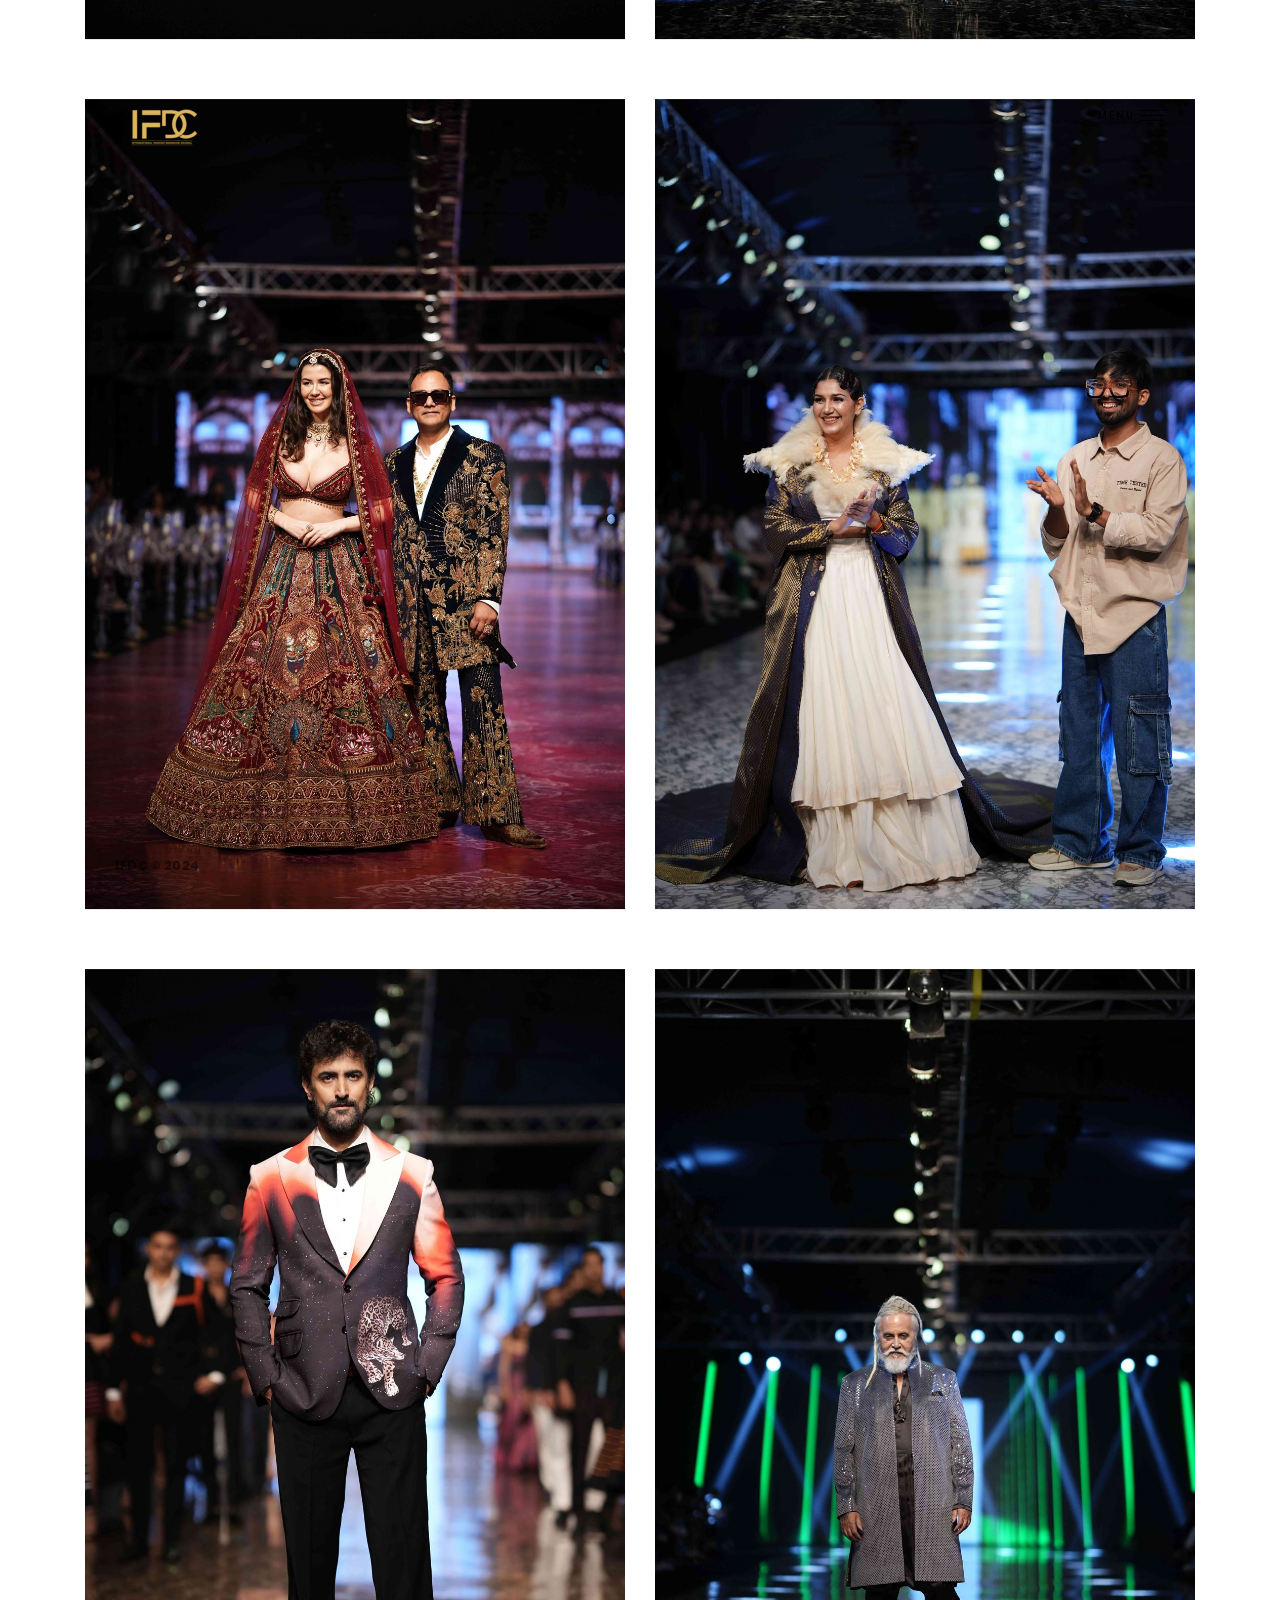
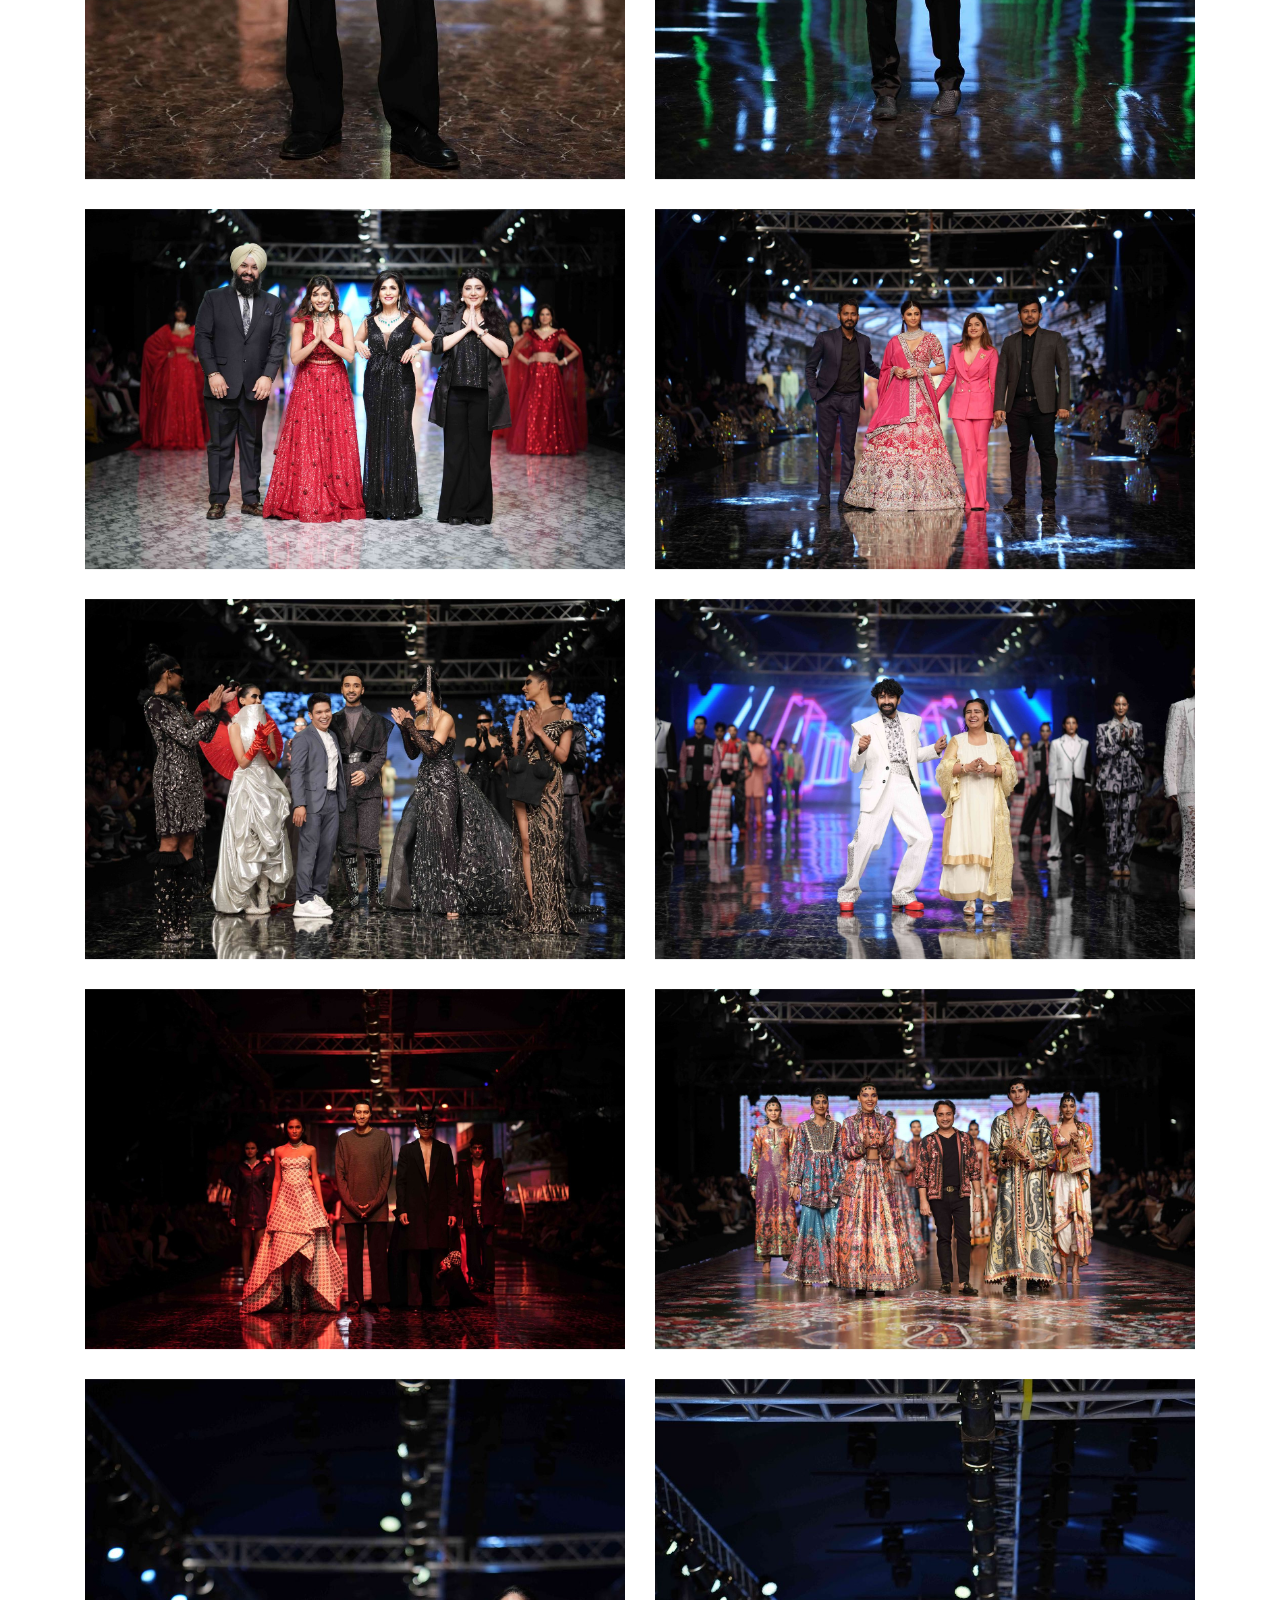
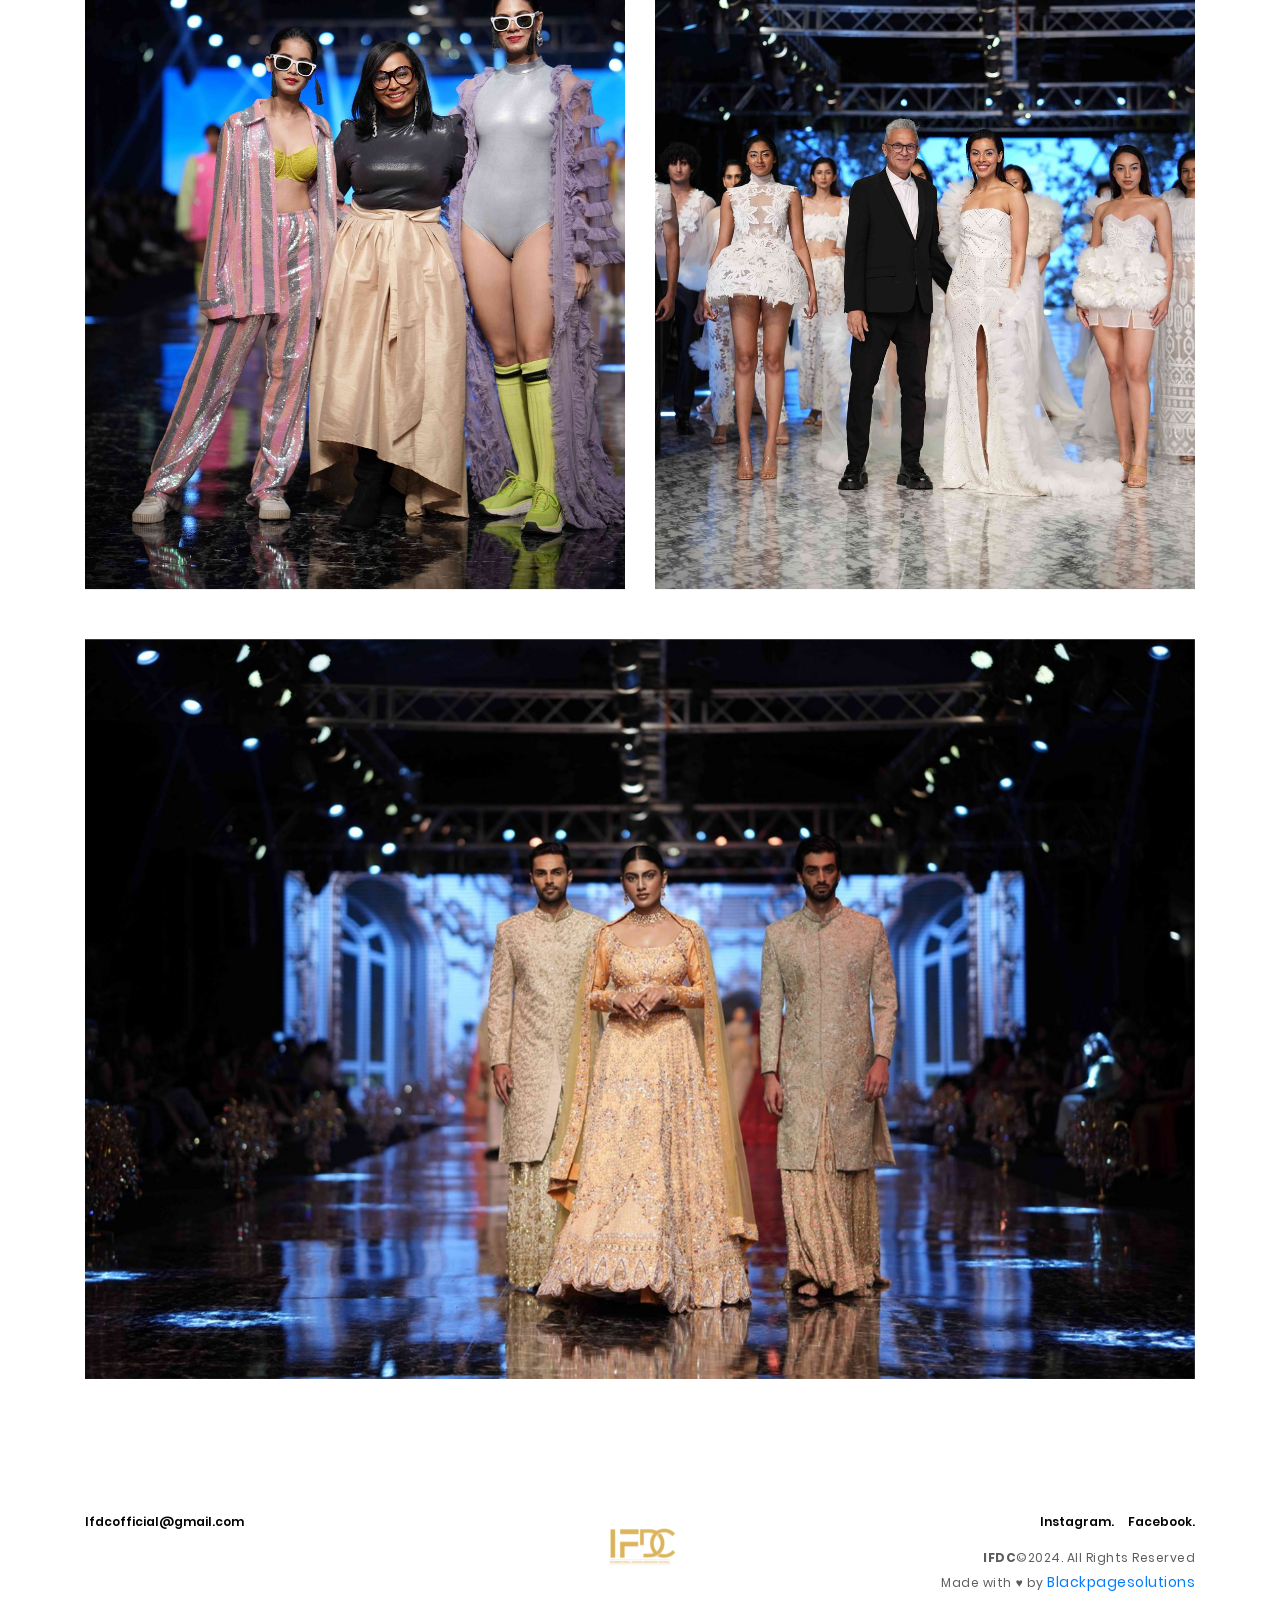
<file: gicw4-0.html>
<!DOCTYPE html>
<html lang="en">

<head>
    <meta charset="UTF-8">
    <meta name="viewport" content="width=device-width, initial-scale=1.0">
    <meta http-equiv="X-UA-Compatible" content="ie=edge">
    <title>IFDC Global - GICW 4.0</title>
    <meta name="description" content="Experience the pinnacle of fashion excellence at IFDC Global's GICW 4.0. Discover extraordinary designs, renowned designers, and glamorous runway shows. Join us in Gurugram for a fashion extravaganza like no other.">
    <meta name="keywords" content="IFDC Global, GICW 4.0, fashion excellence, renowned designers, glamorous runway shows, Gurugram, fashion extravaganza">
    <link rel="stylesheet" href="assets/css/plugin.css">
    <link rel="stylesheet" href="assets/css/main.css">
    <link rel="stylesheet" href="assets/css/responsive.css">
    <link rel="shortcut icon" href="assets/img/logo.png">
</head>

<body>

    <!-- Start Preload -->
    <div class="preloader">
    </div>
    <div class="block-1"></div>
    <div class="block-2"></div>
    <div class="logo-load">
        <img src="assets/img/logo.png" alt="">
    </div>
    <div class="logo-load spinning"></div>
    <div class="over-all"></div>
    <!-- End Preload -->


    <!-- Start Header -->
    <header>
        <nav>
            <!-- Logo -->
            <div class="logo hover-target">
                <a class="load-spiral" href="index.html"><img src="assets/img/logo.png" alt="logo"></a>
            </div>
            <!-- Menu bar -->
            <div class="toggle-btn magnetic hover-target">
                <div class="burger-menu">
                    <span class="one"></span>
                    <span class="two"></span>
                    <span class="tre"></span>
                </div>
            </div>
            <!-- Social -->
            <div class="scr socials">
                <div class="list-social">
                    <ul>
                        <li class="hover-target"><a href="http://www.instagram.com/ifdcofficial">Ig.</a></li>
                        <li class="hover-target"><a href="http://www.facebook.com/officalifdc">Fb.</a></li>
                    </ul>
                </div>
            </div>
            <!-- Copyright -->
            <div class="scr copyright-top">
                <p>IFDC <span> &copy;</span> 2024</p>
            </div>
            <div class="bg-nav"></div>
            <!-- menu -->
            <div class="manu-container">
                <div class="menu">
                    <div class="data">
                        <div class="container">
                            <div class="row">
                                <div class="col-md-6">
                                    <div class="links text-center text-lg-left">
                                        <ul>
                                            <li>
                                                <p>01</p><a class="menu-link hover-target load-spiral"
                                                    href="index.html">Home</a>
                                            </li>
                                            <li>
                                                <p>02</p><a class="menu-link hover-target load-spiral"
                                                    href="about.html">About</a>
                                            </li>
                                            <li>
                                                <p>03</p><a class="menu-link hover-target load-spiral"
                                                    href="gallery.html">Gallery</a>
                                            </li>
                                            <li>
                                                <p>04</p><a class="menu-link hover-target load-spiral" 
                                                href="newsfeed.html">NEWS</a>
                                            </li>
                                        </ul>
                                    </div>
                                </div>
                                <div class="col-md-4 offset-md-2 centered text-right">
                                    <div class="address-menu">
                                        <h3>IFDC</h3>
                                        <h4>A870-B Sushant Lok  Phase- 1, Gurugram, Haryana 122002</h4>
                                    </div>
                                </div>
                            </div>
                        </div>
                    </div>
                </div>
            </div>
        </nav>
    </header>
    <!-- End Header -->
    <!-- Start Content -->
    <div id="spiral">
        <!-- Header -->
        <div class="scrolls">
            <img draggable="false" src="assets/img/sroll.svg" alt="scroll">
        </div>
        <div class="main-head luxy-el" data-speed-y="15" data-offset="0">
            <div class="heading-text">
                <div class="heading-text-front">
                    <h2 class="title">GICW 4.0</h2>
                </div>
                <div class="heading-text-back">
                    <h2 class="title">GICW 4.0</h2>
                </div>
            </div>
            <div id="headmove">
                <div data-depth="0.4">
                    <div class="bg-detail-work-1"></div>
                </div>
            </div>
        </div>
        <!-- Work Content -->
        <section class="detail-work bg-darks">
            <div class="container">
                <div class="row ">
                    <div class="col-md-4 mt-30">
                        <div class="about-work text-center">
                            <h3>Fashion show</h3>
                            <p>Global India Couture Week</p>
                        </div>
                    </div>
                    <div class="col-md-4 mt-30">
                        <div class="about-work text-center">
                            <h3>Year</h3>
                            <p>2023</p>
                        </div>
                    </div>
                    <div class="col-md-4 mt-30">
                        <div class="about-work text-center">
                            <h3>Season</h3>
                            <p>4</p>
                        </div>
                    </div>
                </div>
                <div class="row about-work mt-50">
                    <div class="col-md-3">
                        <h3>Detail</h3>
                    </div>
                    <div class="col-md-8">
                        <p>In September 2023, Gurugram set the stage on fire as IFDC Global proudly presented the highly
                            anticipated <B>Global International Couture Week (GICW) 4.0</B>. It was a fashion spectacle like no other, 
                            where dreams became reality, and the extraordinary merged with the ethereal.</p>
                        <div class="mt-10"></div>
                    </div>
                </div>
                <div class="row mt-30">
                    <div class="col-md-6 mt-30">
                        <div class="img-detail-work cursorZoom">
                            <img class="cover img-fluid medium-zoom-image" src="assets/img/detail-work/g4/1.jpg" alt="" loading="lazy" width="1067" height="1600">
                        </div>
                    </div>
                    <div class="col-md-6 mt-30">
                        <div class="img-detail-work cursorZoom">
                            <img class="cover img-fluid medium-zoom-image" src="assets/img/detail-work/g4/2.jpg" alt="" loading="lazy" width="1067" height="1600">
                        </div>
                    </div>
                </div>
                <div class="row mt-30">
                    <div class="col-md-6 mt-30">
                        <div class="img-detail-work cursorZoom">
                            <img class="cover img-fluid medium-zoom-image" src="assets/img/detail-work/g4/3.jpg" alt="" loading="lazy" width="1067" height="1600">
                        </div>
                    </div>
                    <div class="col-md-6 mt-30">
                        <div class="img-detail-work cursorZoom">
                            <img class="cover img-fluid medium-zoom-image" src="assets/img/detail-work/g4/4.jpg" alt="" loading="lazy" width="1067" height="1600">
                        </div>
                    </div>
                </div>
                <div class="row mt-30">
                    <div class="col-md-6 mt-30">
                        <div class="img-detail-work cursorZoom">
                            <img class="cover img-fluid medium-zoom-image" src="assets/img/detail-work/g4/5.jpg" alt="" loading="lazy" width="1067" height="1600">
                        </div>
                    </div>
                    <div class="col-md-6 mt-30">
                        <div class="img-detail-work cursorZoom">
                            <img class="cover img-fluid medium-zoom-image" src="assets/img/detail-work/g4/6.jpg" alt="" loading="lazy" width="1067" height="1600">
                        </div>
                    </div>
                    <div class="col-md-6 mt-30">
                        <div class="img-detail-work cursorZoom">
                            <img class="cover img-fluid medium-zoom-image" src="assets/img/detail-work/g4/7.jpg" alt="" loading="lazy" width="1600" height="1067">
                        </div>
                    </div>
                    <div class="col-md-6 mt-30">
                        <div class="img-detail-work cursorZoom">
                            <img class="cover img-fluid medium-zoom-image" src="assets/img/detail-work/g4/8.jpg" alt="" loading="lazy" width="1600" height="1067">
                        </div>
                    </div>
                    <div class="col-md-6 mt-30">
                        <div class="img-detail-work cursorZoom">
                            <img class="cover img-fluid medium-zoom-image" src="assets/img/detail-work/g4/9.jpg" alt="" loading="lazy" width="1600" height="1067">
                        </div>
                    </div>
                    <div class="col-md-6 mt-30">
                        <div class="img-detail-work cursorZoom">
                            <img class="cover img-fluid medium-zoom-image" src="assets/img/detail-work/g4/10.jpg" alt="" loading="lazy" width="1600" height="1067">
                        </div>
                    </div>
                    <div class="col-md-6 mt-30">
                        <div class="img-detail-work cursorZoom">
                            <img class="cover img-fluid medium-zoom-image" src="assets/img/detail-work/g4/11.jpg" alt="" loading="lazy" width="1600" height="1067">
                        </div>
                    </div>
                    <div class="col-md-6 mt-30">
                        <div class="img-detail-work cursorZoom">
                            <img class="cover img-fluid medium-zoom-image" src="assets/img/detail-work/g4/12.jpg" alt="" loading="lazy" width="1600" height="1067">
                        </div>
                    </div>
                    <div class="col-md-6 mt-30">
                        <div class="img-detail-work cursorZoom">
                            <img class="cover img-fluid medium-zoom-image" src="assets/img/detail-work/g4/13.jpg" alt="" loading="lazy" width="1067" height="1600">
                        </div>
                    </div>
                    <div class="col-md-6 mt-30">
                        <div class="img-detail-work cursorZoom">
                            <img class="cover img-fluid medium-zoom-image" src="assets/img/detail-work/g4/14.jpg" alt="" loading="lazy" width="1067" height="1600">
                        </div>
                    </div>
                </div>
                <div class="row mt-20">
                    <div class="col-md-12 mt-30">
                        <!-- next -->
                        <div class="right-over-next cursorNext"> </div>
                        <!-- prev -->
                        <div class="right-over-prev cursorPrev"> </div>
                        <!-- work-slider -->
                        <div class="work-slider">
                            <div class="owl-carousel owl-theme">
                                <div class="img-item">
                                    <img src="assets/img/detail-work/g4/28.jpg" class="img-fluid" alt="" loading="lazy" width="1600" height="1067">
                                </div>
                                <div class="img-item">
                                    <img src="assets/img/detail-work/g4/29.jpg" class="img-fluid" alt="" loading="lazy" width="1600" height="1067">
                                </div>
                                <div class="img-item">
                                    <img src="assets/img/detail-work/g4/30.jpg" class="img-fluid" alt="" loading="lazy" width="1600" height="1067">
                                </div>
                                <div class="img-item">
                                    <img src="assets/img/detail-work/g4/8.jpg" class="img-fluid" alt="" loading="lazy" width="1600" height="1067">
                                </div>
                            </div>
                        </div>
                    </div>
                </div>
            </div>
        </section>
        <!-- Footer -->
        <div class="footer">
            <div class="container">
                <div class="row">
                    <div class="col-md-4 text-center text-md-left mt-30">
                        <div class="mail hover-target">
                            <a href="mailto:Ifdcofficial@gmail.com">Ifdcofficial@gmail.com</a>
                        </div>
                    </div>
                    <div class="col-md-4 text-center mt-30">
                        <div class="logo-foot">
                            <img src="assets/img/logo.png" alt="">
                        </div>
                    </div>
                    <div class="col-md-4 text-center text-md-right mt-30">
                        <div class="sosmed">
                            <ul>
                                <li class="hover-target"><a href="http://www.instagram.com/ifdcofficial">Instagram.</a></li>
                                <li class="hover-target"><a href="http://www.facebook.com/officalifdc">Facebook.</a></li>
                            </ul>
                        </div>
                        <div class="copyright">
                            <p><b>IFDC</b><span>&copy;</span>2024. All Rights Reserved</p>
                            <p>Made with ♥ by <a href="https://www.blackpagesolutions.com/">Blackpagesolutions</a></p>
                        </div>
                    </div>
                </div>
            </div>
        </div>
    </div>
    <!-- End Content -->
    <!-- Cursor -->
    <div class="cursor1" id="cursor1"></div>
    <div class="cursor" id="cursor"></div>
    <script src="assets/js/plugin.js"></script>
    <script src="assets/js/main.js"></script>
</body>
</html>
</file>
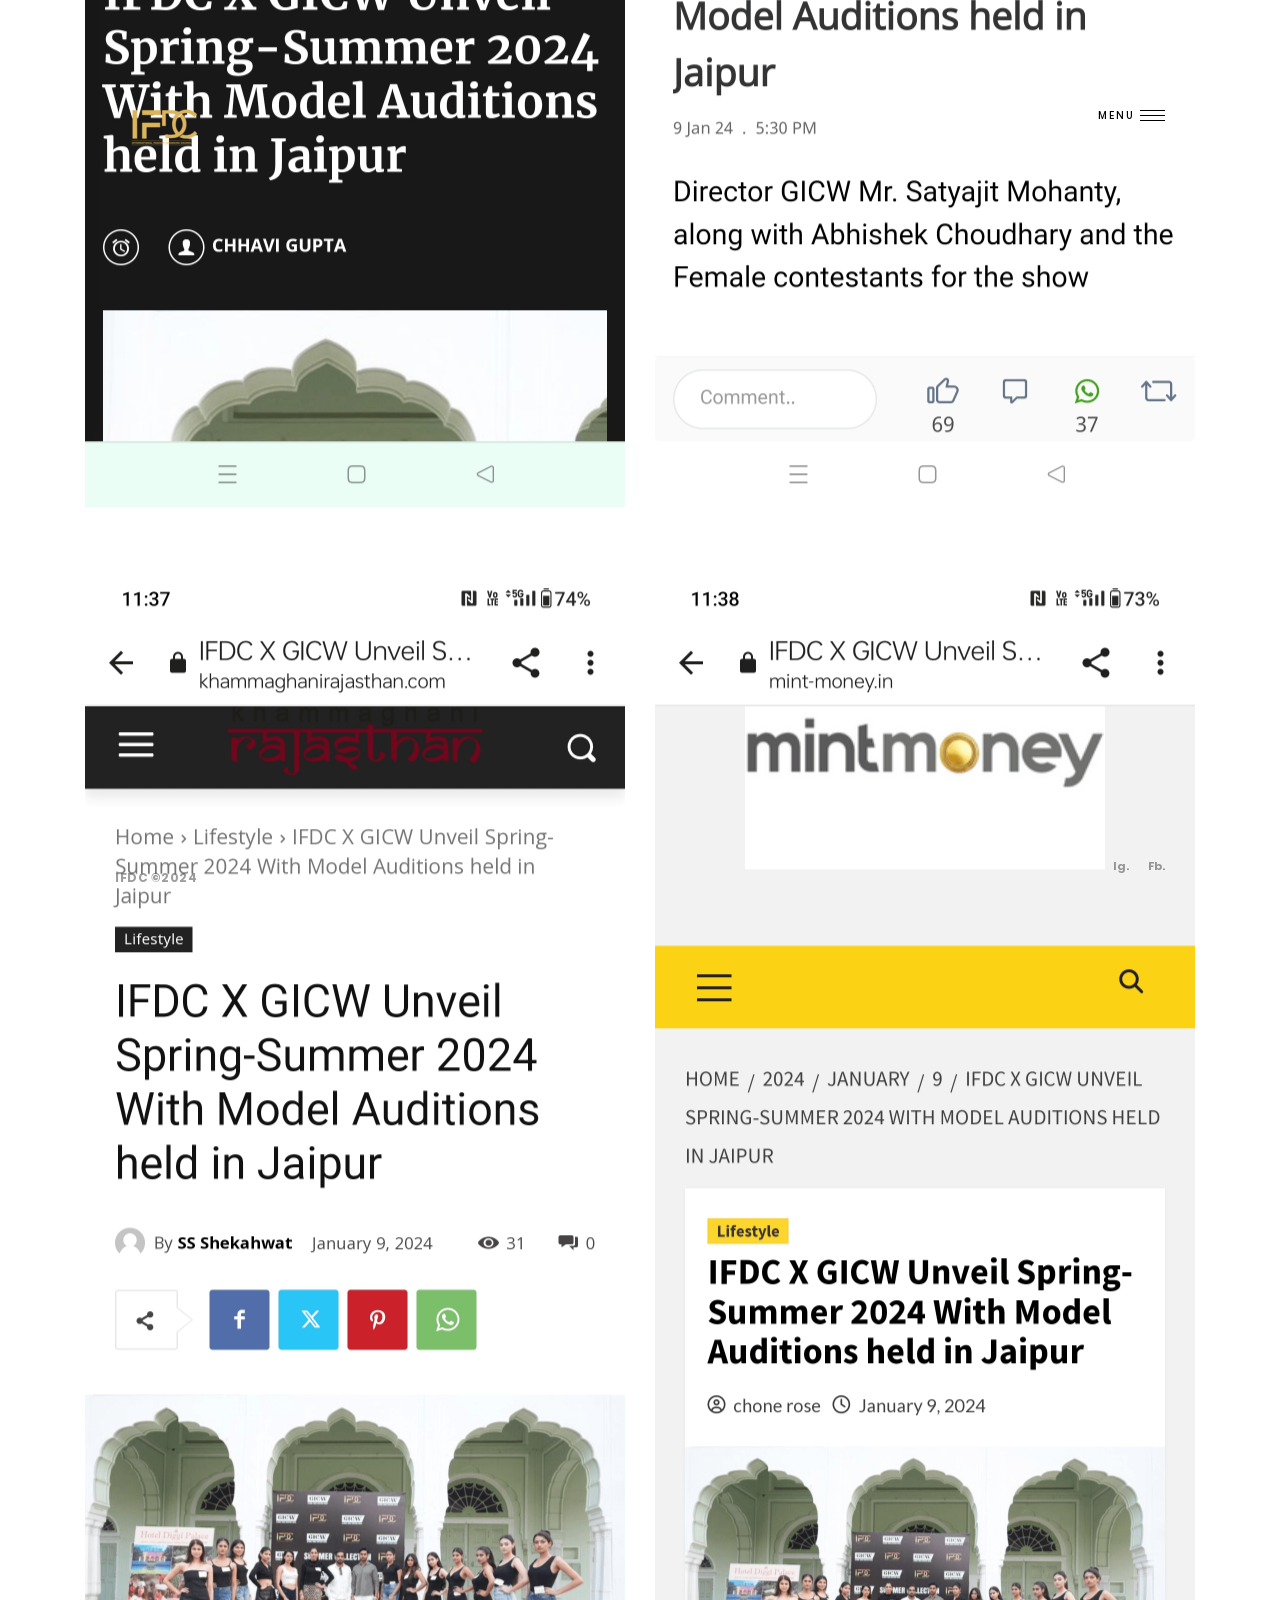
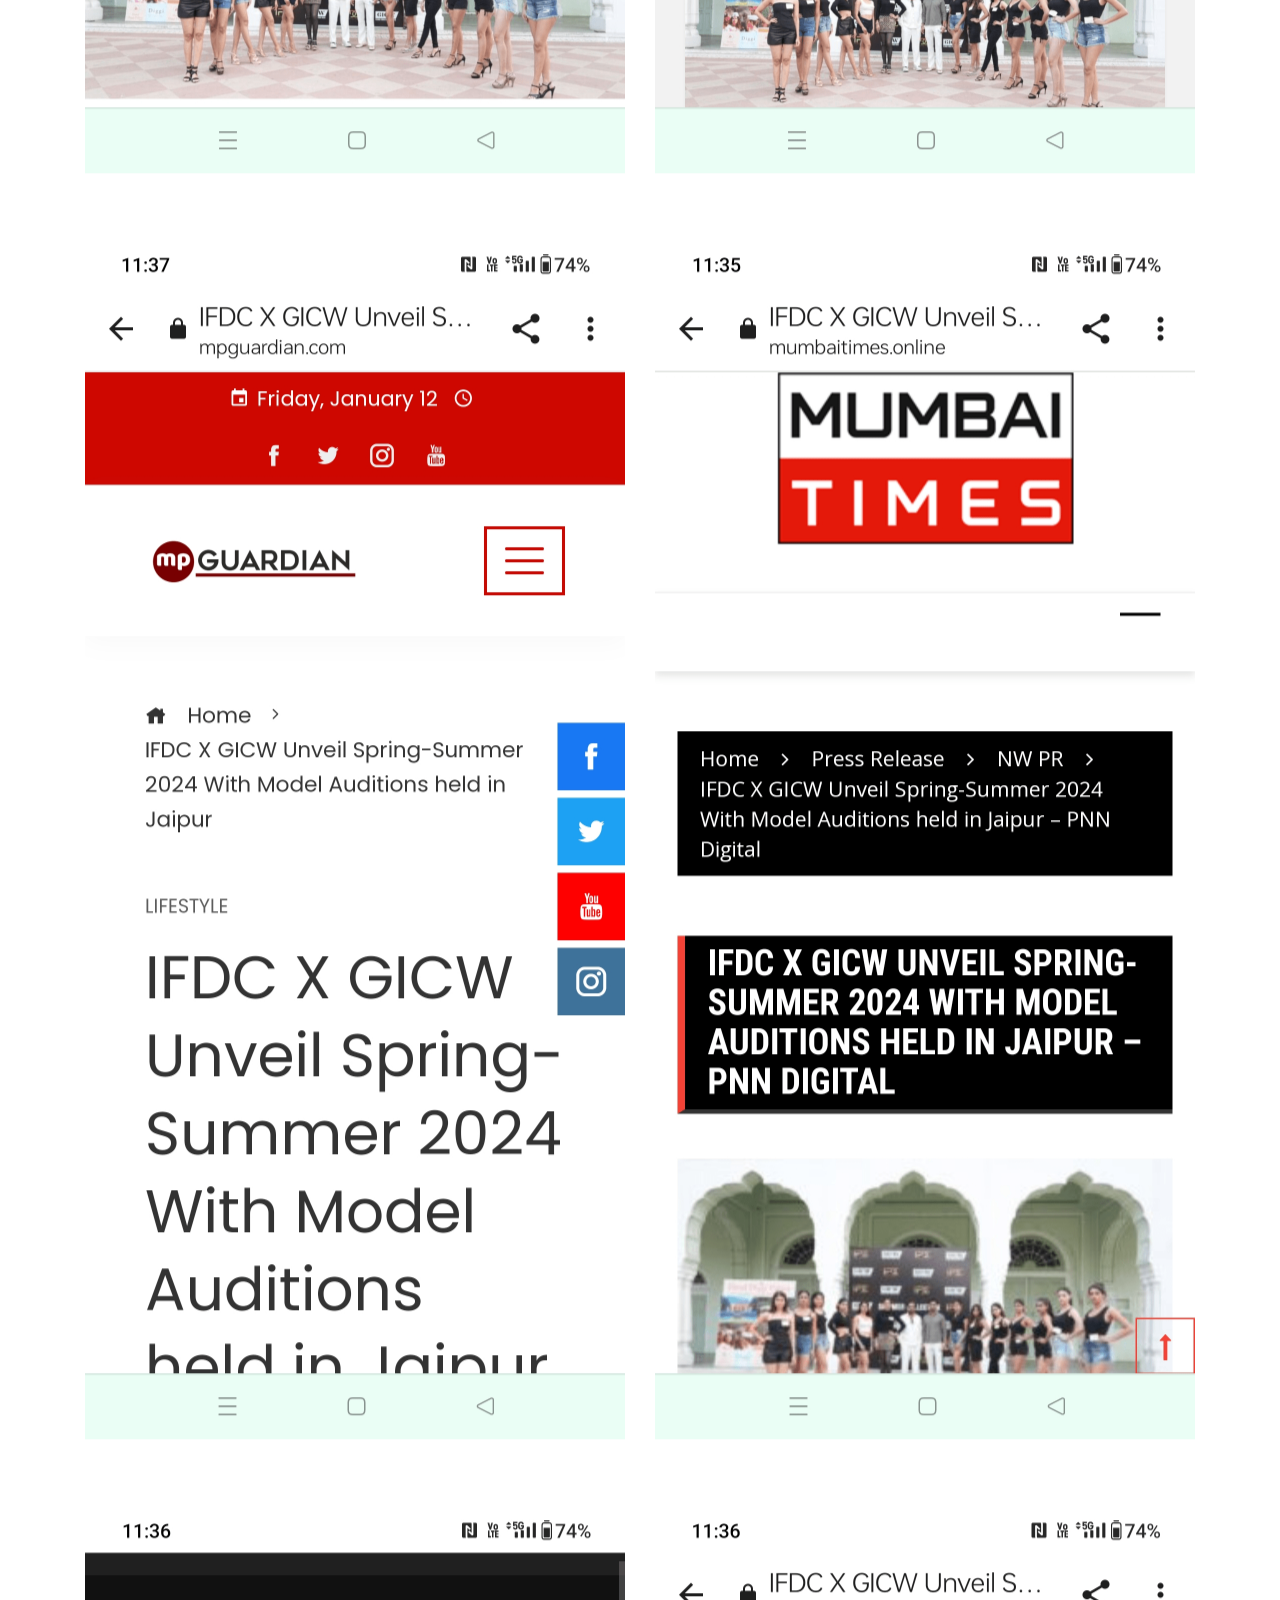
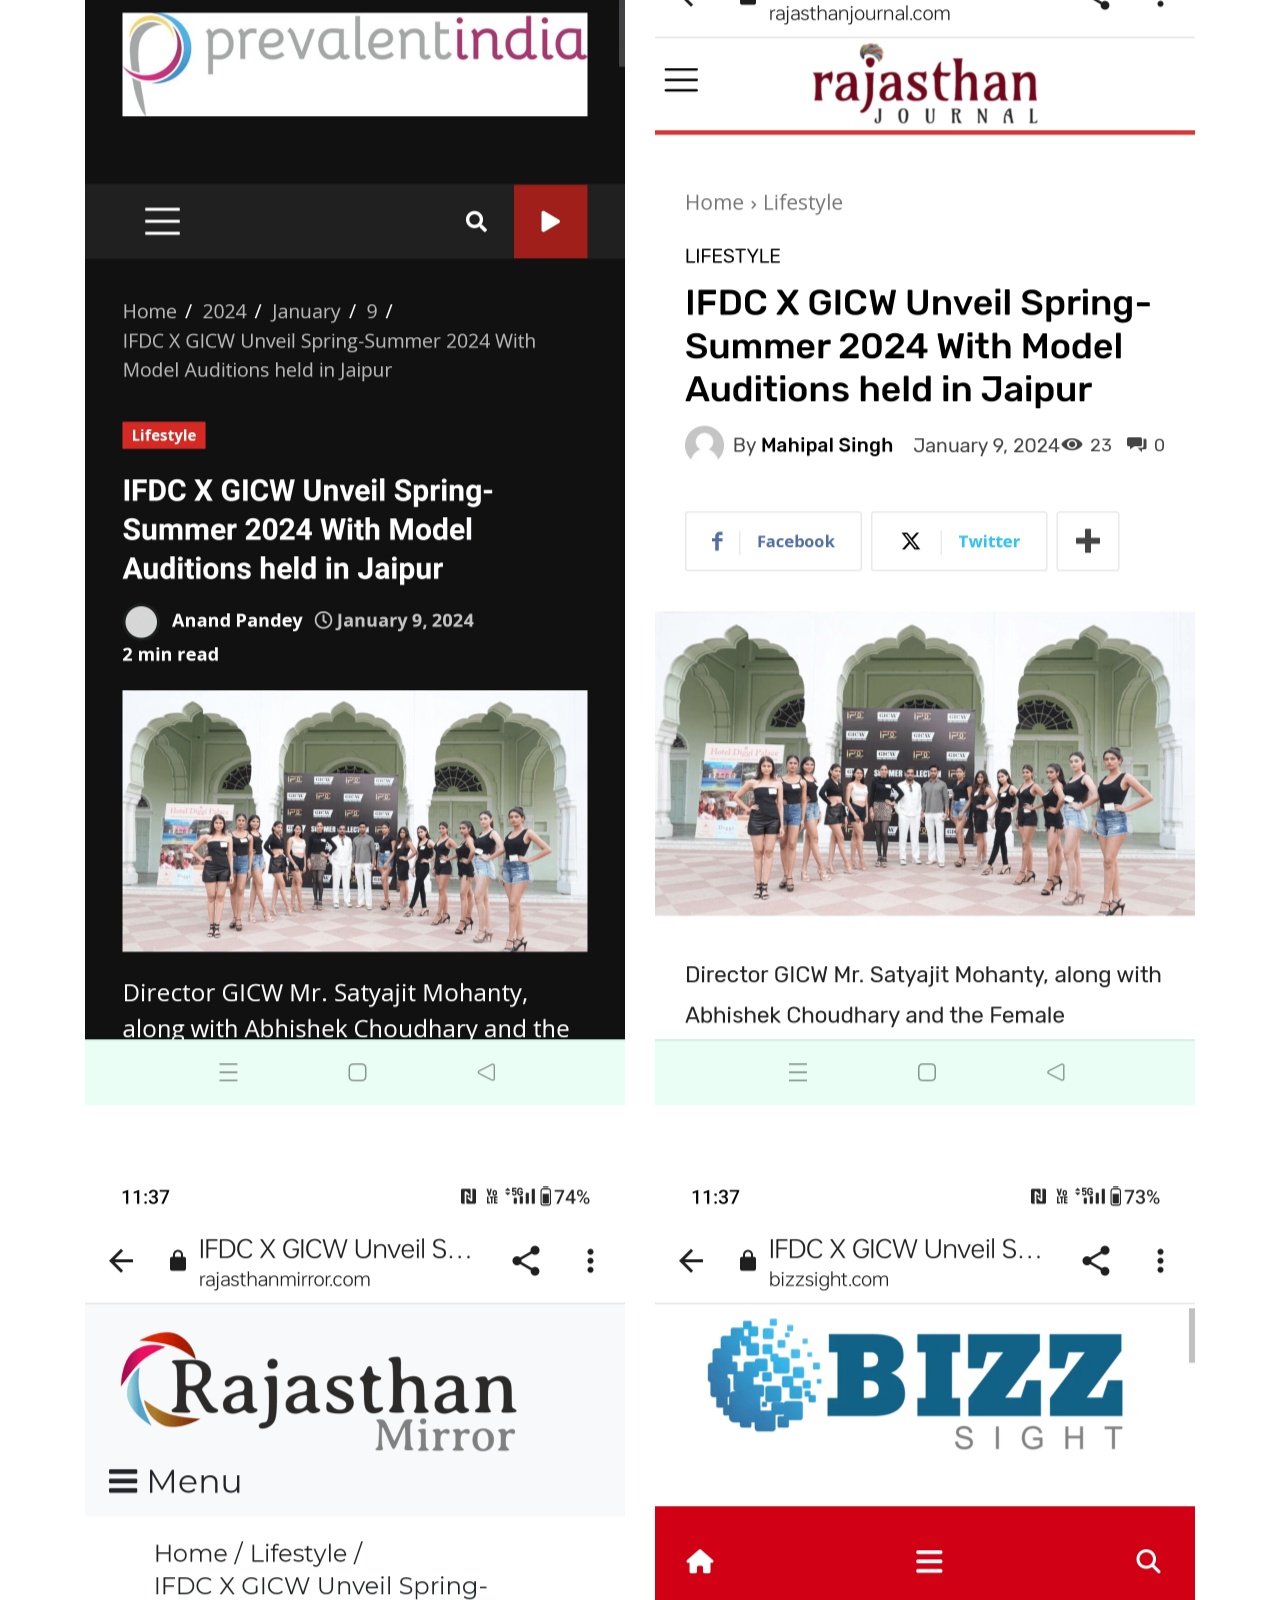
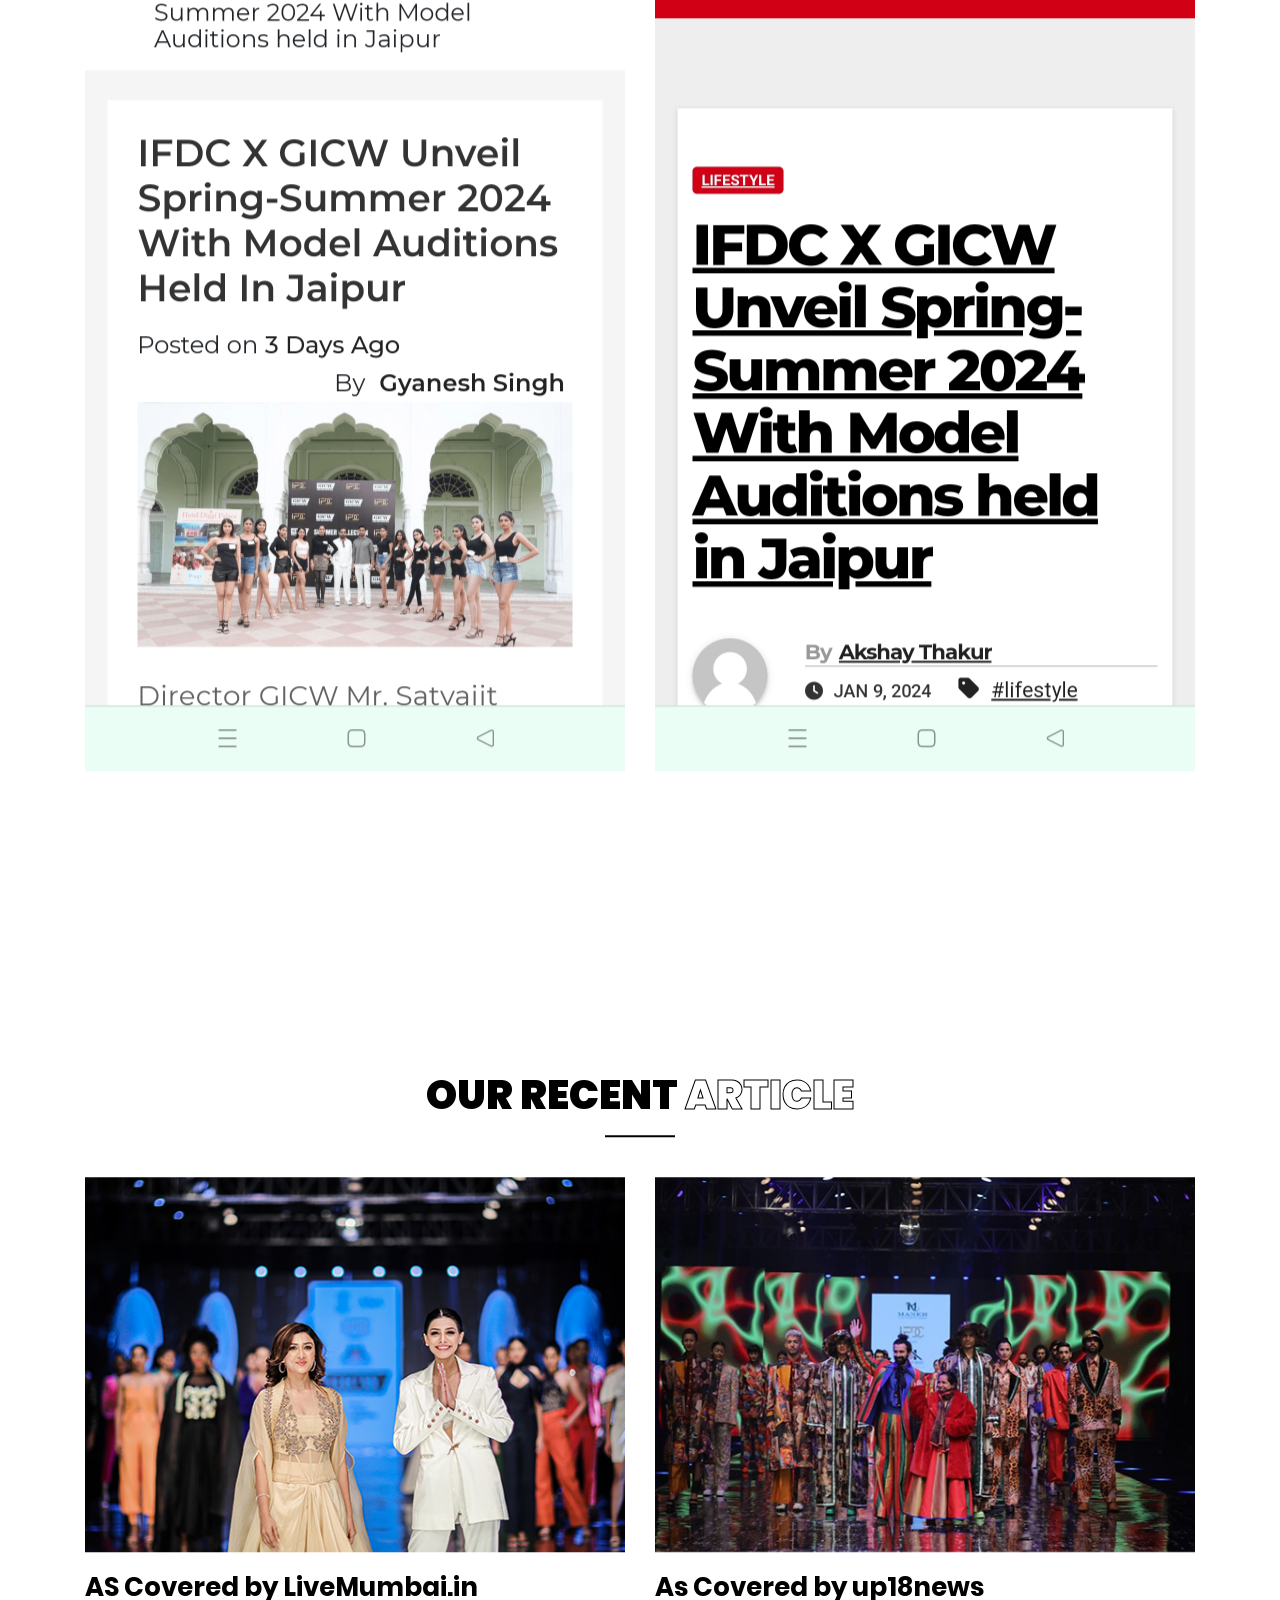
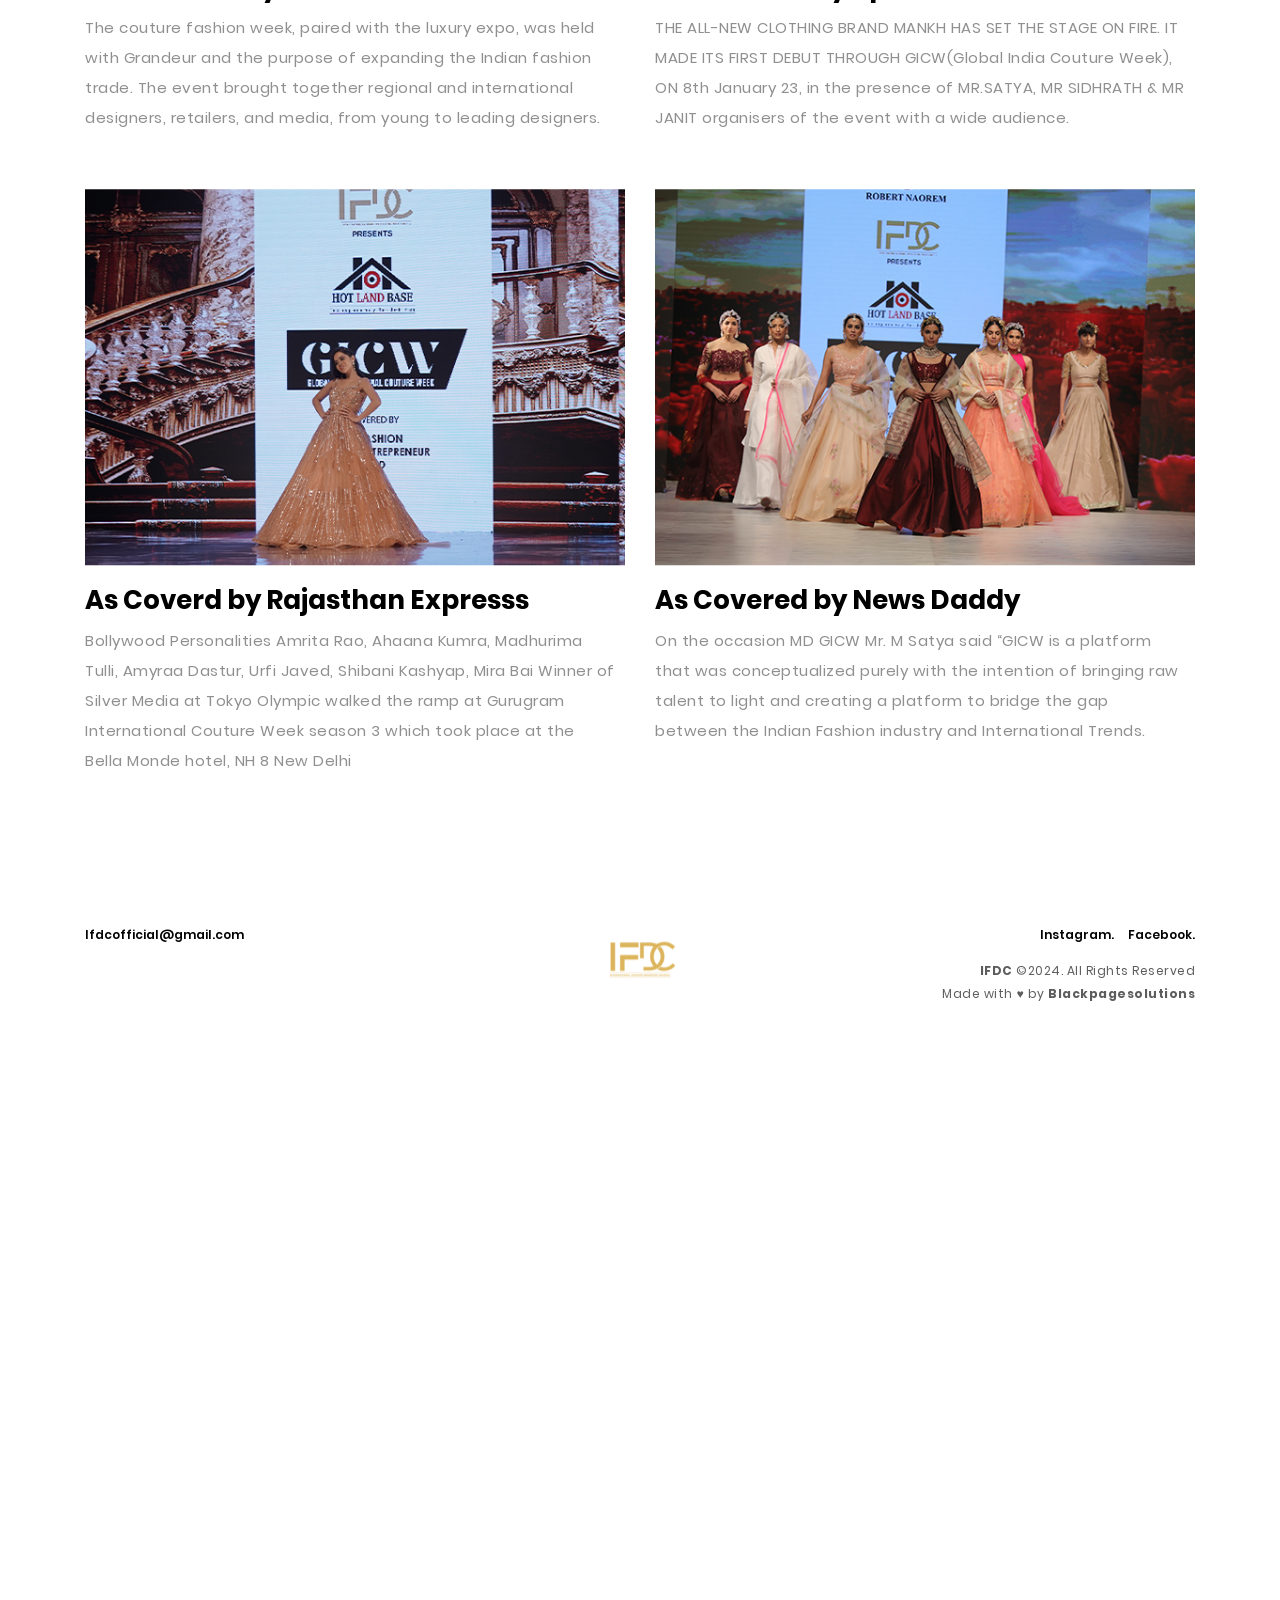
<file: newsfeed.html>
<!DOCTYPE html>
<html lang="en">

<head>
    <meta charset="UTF-8">
    <meta name="viewport" content="width=device-width, initial-scale=1.0">
    <meta http-equiv="X-UA-Compatible" content="ie=edge">
    <meta name="description" content="Stay updated with the latest news and updates from IFDC Global. Get insights into the fashion industry, trends, events, and more.">
    <meta name="keywords" content="IFDC, IFDC Global, fashion news, fashion updates, fashion industry, fashion trends">
    <meta name="author" content="Satyajit Mohanty">
    <title>IFDC News | Stay Updated with the Latest Fashion News - IFDC Global</title>
    <link rel="stylesheet" href="assets/css/plugin.css">
    <link rel="stylesheet" href="assets/css/main.css">
    <link rel="stylesheet" href="assets/css/responsive.css">
    <link rel="shortcut icon" href="assets/img/logo.png">
</head>

<body>

    <!-- Preload -->
    <div class="preloader"></div>
    <div class="block-1"></div>
    <div class="block-2"></div>
    <div class="logo-load">
        <img src="assets/img/logo.png" alt="">
    </div>

    <div class="over-all"></div>
    <!-- Start Header -->
    <header>

        <nav>
            <!-- Logo -->
            <div class="logo hover-target">
                <a class="load-spiral" href="index.html"><img src="assets/img/logo.png" alt="logo"></a>
            </div>
            <!-- Menu bar -->
            <div class="toggle-btn magnetic hover-target">
                <div class="burger-menu">
                    <span class="one"></span>
                    <span class="two"></span>
                    <span class="tre"></span>
                </div>
            </div>
            <!-- Social -->
            <div class="scr socials">
                <div class="list-social">
                    <ul>
                        <li class="hover-target"><a href="http://www.instagram.com/ifdcofficial">Ig.</a></li>
                        <li class="hover-target"><a href="http://www.facebook.com/officalifdc">Fb.</a></li>
                    </ul>
                </div>
            </div>
            <!-- Copyright -->
            <div class="scr copyright-top">
                <p>IFDC <span>&copy;</span>2024</p>
            </div>
            <div class="bg-nav"></div>
            <!-- menu -->
            <div class="manu-container">
                <div class="menu">
                    <div class="data">
                        <div class="container">
                            <div class="row">
                                <div class="col-md-6">
                                    <div class="links text-center text-lg-left">
                                        <ul>
                                            <li>
                                                <p>01</p><a class="menu-link hover-target load-spiral"
                                                    href="index.html">Home</a>
                                            </li>
                                            <li>
                                                <p>02</p><a class="menu-link hover-target load-spiral"
                                                    href="about.html">About</a>
                                            </li>
                                            <li>
                                                <p>03</p><a class="menu-link hover-target load-spiral"
                                                    href="gallery.html">Gallery</a>
                                            </li>
                                            <li>
                                                <p>04</p><a class="menu-link hover-target load-spiral"
                                                    href="newsfeed.html">NEWS</a>
                                            </li>
                                        </ul>
                                    </div>
                                </div>
                                <div class="col-md-4 offset-md-2 centered text-right">
                                    <div class="address-menu">
                                        <h3>IFDC</h3>
                                        <h4>A870-B Sushant Lok  Phase- 1, Gurugram, Haryana 122002</h4>
                                    </div>
                                </div>
                            </div>
                        </div>
                    </div>
                </div>
            </div>
        </nav>
    </header>
    <!-- End Header -->
    <!-- Start Content -->

    <div class="blog between mt-200">
        <div class="container">
            <div class="row">
                <div class="col-md-12">
                    <div class="main-title text-center">
                        <h2>Our Recent <span>Jaipur Auditions Articles </span></h2>
                    </div>
                </div>
            </div>
            <div class="row mt-10">
                <div class="col-md-6 mt-40">
                    <div class="blog-item">
                        <a class="cursorExplore load-spiral" href="https://up18news.com/ifdc-x-gicw-unveil-spring-summer-2024-with-model-auditions-held-in-jaipur/">
                            <div class="blog-img">
                                <img class="img-fluid" src="assets/img/detail-work/A/3.jpg" alt="NEWS" loading="lazy" width="1600" height="1067">
                            </div>
                            <div class="blog-text">
                                <h3>AS Covered by up18news.in</h3>
                                <p>IFDC X GICW Unveil Spring-Summer 2024 With Model Auditions Held In Jaipur</p>
                            </div>
                        </a>
                    </div>
                </div>
                <div class="col-md-6 mt-40">
                    <div class="blog-item">
                        <a class="cursorExplore load-spiral" href="https://mumbaitimes.online/ifdc-x-gicw-unveil-spring-summer-2024-with-model-auditions-held-in-jaipur-pnn-digital/">
                            <div class="blog-img">
                                <img class="img-fluid" src="assets/img/detail-work/A/1.jpg" alt="" loading="lazy" width="1600" height="1067">
                            </div>
                            <div class="blog-text">
                                <h3>As Covered by mumbaitimes</h3>
                                <p>Director GICW Mr. Satyajit Mohanty, along with Abhishek Choudhary and the Female contestants for the show
                                    </p>
                            </div>
                        </a>
                    </div>
                </div>
                <div class="col-md-6 mt-40">
                    <div class="blog-item">
                        <a class="cursorExplore load-spiral" href="https://news9network.com/ifdc-x-gicw-unveil-spring-summer-2024-with-model-auditions-held-in-jaipur/">
                            <div class="blog-img">
                                <img class="img-fluid" src="assets/img/detail-work/A/2.jpg" alt="" loading="lazy" width="1600" height="1067">
                            </div>
                            <div class="blog-text">
                                <h3>As Coverd by NEWS9 NETWORK</h3>
                                <p>The panelists, including Directors GICW Mr. Satyajit Mohanty, Sidharrth Behera, Abhishek Choudhary and Designer Gazal Mishra, conducted model auditions at the opulent Diggi Palace, a luxury heritage hotel in Jaipur. 
                                    Aspirants from across Rajasthan and parts of Delhi-NCR enthusiastically participated in the auditions.</p>
                            </div>
                        </a>
                    </div>
                </div>
                <div class="col-md-6 mt-40">
                    <div class="blog-item">
                        <a class="cursorExplore load-spiral" href="https://rajasthanmirror.com/press-release/ifdc-x-gicw-unveil-spring-summer-2024-with-model-auditions-held-in-jaipur/">
                            <div class="blog-img">
                                <img class="img-fluid" src="assets/img/detail-work/A/5.jpg" alt="" loading="lazy" width="1600" height="1067">
                            </div>
                            <div class="blog-text">
                                <h3>As Covered by rajasthanmirror</h3>
                                <p>A splendid evening unfolded in celebration of opulence and allure as IFDC (International Fashion Design Council) 
                                    In collaboration with with Global India Couture Week (GICW) to announce the dates for the upcoming Spring-Summer 2024 edition of the fashion week, set to take place in Jaipur.
                                </p>
                            </div>
                        </a>
                    </div>
                </div>
            </div>
        </div>
    </div>


    <div id="spiral">
        <div id="headmove">
        </div>
        <div class="row">
            <div class="col-md-12">
                <div class="main-title text-center">
                    <h2>Our Recent <span>News </span></h2>
                </div>
            </div>
        </div>
        <section class="detail-work bg-darks">
            <div class="container">
                <div class="row mt-30">
                    <div class="col-md-6 mt-30">
                        <div class="img-folio cursorExplore">
                            <img class="cover img-fluid medium-zoom-image" src="assets/img/JA/1.png" alt="" loading="lazy" width="1080" height="2412">
                        </div>
                    </div>
                    <div class="col-md-6 mt-30">
                        <div class="img-folio cursorExplore">
                            <img class="cover img-fluid medium-zoom-image" src="assets/img/JA/3.png" alt="" loading="lazy" width="1080" height="2412">
                        </div>
                    </div>
                </div>
                <div class="row mt-30">
                    <div class="col-md-6 mt-30">
                        <div class="img-folio cursorExplore">
                            <img class="cover img-fluid medium-zoom-image" src="assets/img/JA/4.png" alt="" loading="lazy" width="1080" height="2412">
                        </div>
                    </div>
                    <div class="col-md-6 mt-30">
                        <div class="img-folio cursorExplore">
                            <img class="cover img-fluid medium-zoom-image" src="assets/img/JA/5.png" alt="" loading="lazy" width="1080" height="2412">
                        </div>
                    </div>
                </div>
                <div class="row mt-30">
                    <div class="col-md-6 mt-30">
                        <div class="img-folio cursorExplore">
                            <img class="cover img-fluid medium-zoom-image" src="assets/img/JA/6.png" alt="" loading="lazy" width="1080" height="2412">
                        </div>
                    </div>
                    <div class="col-md-6 mt-30">
                        <div class="img-folio cursorExplore">
                            <img class="cover img-fluid medium-zoom-image" src="assets/img/JA/7.png" alt="" loading="lazy" width="1080" height="2412">
                        </div>
                    </div>
                </div>
                <div class="row mt-30">
                    <div class="col-md-6 mt-30">
                        <div class="img-folio cursorExplore">
                            <img class="cover img-fluid medium-zoom-image" src="assets/img/JA/8.png" alt="" loading="lazy" width="1080" height="2412">
                        </div>
                    </div>
                    <div class="col-md-6 mt-30">
                        <div class="img-folio cursorExplore">
                            <img class="cover img-fluid medium-zoom-image" src="assets/img/JA/9.png" alt="" loading="lazy" width="1080" height="2412">
                        </div>
                    </div>
                </div>
                <div class="row mt-30">
                    <div class="col-md-6 mt-30">
                        <div class="img-folio cursorExplore">
                            <img class="cover img-fluid medium-zoom-image" src="assets/img/JA/10.png" alt="" loading="lazy" width="1080" height="2412">
                        </div>
                    </div>
                    <div class="col-md-6 mt-30">
                        <div class="img-folio cursorExplore">
                            <img class="cover img-fluid medium-zoom-image" src="assets/img/JA/11.png" alt="" loading="lazy" width="1080" height="2412">
                        </div>
                    </div>
                </div>
                <div class="row mt-30">
                    <div class="col-md-6 mt-30">
                        <div class="img-folio cursorExplore">
                            <img class="cover img-fluid medium-zoom-image" src="assets/img/JA/12.png" alt="" loading="lazy" width="1080" height="2412">
                        </div>
                    </div>
                    <div class="col-md-6 mt-30">
                        <div class="img-folio cursorExplore">
                            <img class="cover img-fluid medium-zoom-image" src="assets/img/JA/13.png" alt="" loading="lazy" width="1080" height="2412">
                        </div>
                    </div>
                </div>
            </div>
        </section>
        

        <div class="blog between mt-200">
            <div class="container">
                <div class="row">
                    <div class="col-md-12">
                        <div class="main-title text-center">
                            <h2>Our Recent <span>Article </span></h2>
                        </div>
                    </div>
                </div>
                <div class="row mt-10">
                    <div class="col-md-6 mt-40">
                        <div class="blog-item">
                            <a class="cursorExplore load-spiral" href="https://livemumbai.in/index.php/2023/01/31/glamour-and-bollywood-personalities-ruled-at-global-india-couture-week-gicw-season-3/">
                                <div class="blog-img">
                                    <img class="img-fluid" src="assets/img/blog/1.jpg" alt="" loading="lazy" width="575" height="400">
                                </div>
                                <div class="blog-text">
                                    <h3>AS Covered by LiveMumbai.in</h3>
                                    <p>The couture fashion week, paired with the luxury expo, was held with Grandeur and the purpose of expanding the Indian fashion trade.
                                        The event brought together regional and international designers, retailers, and media, from young to leading designers.</p>
                                </div>
                            </a>
                        </div>
                    </div>
                    <div class="col-md-6 mt-40">
                        <div class="blog-item">
                            <a class="cursorExplore load-spiral" href="https://up18news.com/clothing-brand-mankh-debut-at-gicw-season-3/">
                                <div class="blog-img">
                                    <img class="img-fluid" src="assets/img/blog/2.jpg" alt="" loading="lazy" width="575" height="400">
                                </div>
                                <div class="blog-text">
                                    <h3>As Covered by up18news</h3>
                                    <p>THE ALL-NEW CLOTHING BRAND MANKH HAS SET THE STAGE ON FIRE. IT MADE ITS FIRST DEBUT THROUGH GICW(Global India Couture Week), 
                                        ON 8th January 23, in the presence of MR.SATYA, MR SIDHRATH & MR JANIT organisers of the event with a wide audience. 
                                        </p>
                                </div>
                            </a>
                        </div>
                    </div>
                    <div class="col-md-6 mt-40">
                        <div class="blog-item">
                            <a class="cursorExplore load-spiral" href="https://rajasthanexpress.in/index.php/2023/01/31/glamour-and-bollywood-personalities-ruled-at-global-india-couture-week-gicw-season-3/">
                                <div class="blog-img">
                                    <img class="img-fluid" src="assets/img/blog/3.jpg" alt="" loading="lazy" width="575" height="400">
                                </div>
                                <div class="blog-text">
                                    <h3>As Coverd by Rajasthan Expresss</h3>
                                    <p>Bollywood Personalities Amrita Rao, Ahaana Kumra, Madhurima Tulli, Amyraa Dastur, Urfi Javed, Shibani Kashyap, Mira Bai Winner of Silver Media at 
                                        Tokyo Olympic walked the ramp at Gurugram International Couture Week season 3 which took place at the Bella Monde hotel, NH 8 New Delhi</p>
                                </div>
                            </a>
                        </div>
                    </div>
                    <div class="col-md-6 mt-40">
                        <div class="blog-item">
                            <a><!-- add the News Daddy article URL as href -->
                                <div class="blog-img">
                                    <img class="img-fluid" src="assets/img/blog/4.jpg" alt="" loading="lazy" width="575" height="400">
                                </div>
                                <div class="blog-text">
                                    <h3>As Covered by News Daddy</h3>
                                    <p>On the occasion MD GICW Mr. M Satya said “GICW is a platform that was conceptualized purely with the intention of bringing raw talent to
                                        light and creating a platform to bridge the gap between the Indian Fashion industry and International Trends.
                                    </p>
                                </div>
                            </a>
                        </div>
                    </div>
                </div>
            </div>
        </div>
        <!-- Footer -->
        <div class="footer">
            <div class="container">
                <div class="row">
                    <div class="col-md-4 text-center text-md-left mt-30">
                        <div class="mail hover-target">
                            <a href="mailto:Ifdcofficial@gmail.com">Ifdcofficial@gmail.com</a>
                        </div>
                    </div>
                    <div class="col-md-4 text-center mt-30">
                        <div class="logo-foot">
                            <img src="assets/img/logo.png" alt="">
                        </div>
                    </div>
                    <div class="col-md-4 text-center text-md-right mt-30">
                        <div class="sosmed">
                            <ul>
                                <li class="hover-target"><a href="http://www.instagram.com/ifdcofficial">Instagram.</a></li>
                                <li class="hover-target"><a href="http://www.facebook.com/officalifdc">Facebook.</a></li>
                            </ul>
                        </div>
                        <div class="copyright">
                            <p><b>IFDC</b> <span>&copy;</span>2024. All Rights Reserved</p>
                            <p>Made with ♥ by <b>Blackpagesolutions</b></p>
                        </div>
                    </div>
                </div>
            </div>
        </div>
    </div>
    <!-- End Content -->
    <!-- Cursor -->
    <div class="cursor1" id="cursor1"></div>
    <div class="cursor" id="cursor"></div>
    <script src="assets/js/plugin.js"></script>
    <script src="assets/js/main.js"></script>
</body>

</html>
</file>
<file: assets/css/main.css>
@charset "UTF-8";
/* Google Font */
/* poppins-100 - latin */
@font-face {
  font-family: 'Poppins';
  font-style: normal;
  font-weight: 100;
  src: url("../fonts/poppins/poppins-v5-latin-100.eot");
  /* IE9 Compat Modes */
  src: local("Poppins Thin"), local("Poppins-Thin"), url("../fonts/poppins/poppins-v5-latin-100.eot?#iefix") format("embedded-opentype"), url("../fonts/poppins/poppins-v5-latin-100.woff2") format("woff2"), url("../fonts/poppins/poppins-v5-latin-100.woff") format("woff"), url("../fonts/poppins/poppins-v5-latin-100.ttf") format("truetype"), url("../fonts/poppins/poppins-v5-latin-100.svg#Poppins") format("svg");
  /* Legacy iOS */
}

/* poppins-100italic - latin */
@font-face {
  font-family: 'Poppins';
  font-style: italic;
  font-weight: 100;
  src: url("../fonts/poppins/poppins-v5-latin-100italic.eot");
  /* IE9 Compat Modes */
  src: local("Poppins Thin Italic"), local("Poppins-ThinItalic"), url("../fonts/poppins/poppins-v5-latin-100italic.eot?#iefix") format("embedded-opentype"), url("../fonts/poppins/poppins-v5-latin-100italic.woff2") format("woff2"), url("../fonts/poppins/poppins-v5-latin-100italic.woff") format("woff"), url("../fonts/poppins/poppins-v5-latin-100italic.ttf") format("truetype"), url("../fonts/poppins/poppins-v5-latin-100italic.svg#Poppins") format("svg");
  /* Legacy iOS */
}

/* poppins-200 - latin */
@font-face {
  font-family: 'Poppins';
  font-style: normal;
  font-weight: 200;
  src: url("../fonts/poppins/poppins-v5-latin-200.eot");
  /* IE9 Compat Modes */
  src: local("Poppins ExtraLight"), local("Poppins-ExtraLight"), url("../fonts/poppins/poppins-v5-latin-200.eot?#iefix") format("embedded-opentype"), url("../fonts/poppins/poppins-v5-latin-200.woff2") format("woff2"), url("../fonts/poppins/poppins-v5-latin-200.woff") format("woff"), url("../fonts/poppins/poppins-v5-latin-200.ttf") format("truetype"), url("../fonts/poppins/poppins-v5-latin-200.svg#Poppins") format("svg");
  /* Legacy iOS */
}

/* poppins-300italic - latin */
@font-face {
  font-family: 'Poppins';
  font-style: italic;
  font-weight: 300;
  src: url("../fonts/poppins/poppins-v5-latin-300italic.eot");
  /* IE9 Compat Modes */
  src: local("Poppins Light Italic"), local("Poppins-LightItalic"), url("../fonts/poppins/poppins-v5-latin-300italic.eot?#iefix") format("embedded-opentype"), url("../fonts/poppins/poppins-v5-latin-300italic.woff2") format("woff2"), url("../fonts/poppins/poppins-v5-latin-300italic.woff") format("woff"), url("../fonts/poppins/poppins-v5-latin-300italic.ttf") format("truetype"), url("../fonts/poppins/poppins-v5-latin-300italic.svg#Poppins") format("svg");
  /* Legacy iOS */
}

/* poppins-300 - latin */
@font-face {
  font-family: 'Poppins';
  font-style: normal;
  font-weight: 300;
  src: url("../fonts/poppins/poppins-v5-latin-300.eot");
  /* IE9 Compat Modes */
  src: local("Poppins Light"), local("Poppins-Light"), url("../fonts/poppins/poppins-v5-latin-300.eot?#iefix") format("embedded-opentype"), url("../fonts/poppins/poppins-v5-latin-300.woff2") format("woff2"), url("../fonts/poppins/poppins-v5-latin-300.woff") format("woff"), url("../fonts/poppins/poppins-v5-latin-300.ttf") format("truetype"), url("../fonts/poppins/poppins-v5-latin-300.svg#Poppins") format("svg");
  /* Legacy iOS */
}

/* poppins-regular - latin */
@font-face {
  font-family: 'Poppins';
  font-style: normal;
  font-weight: 400;
  src: url("../fonts/poppins/poppins-v5-latin-regular.eot");
  /* IE9 Compat Modes */
  src: local("Poppins Regular"), local("Poppins-Regular"), url("../fonts/poppins/poppins-v5-latin-regular.eot?#iefix") format("embedded-opentype"), url("../fonts/poppins/poppins-v5-latin-regular.woff2") format("woff2"), url("../fonts/poppins/poppins-v5-latin-regular.woff") format("woff"), url("../fonts/poppins/poppins-v5-latin-regular.ttf") format("truetype"), url("../fonts/poppins/poppins-v5-latin-regular.svg#Poppins") format("svg");
  /* Legacy iOS */
}

/* poppins-italic - latin */
@font-face {
  font-family: 'Poppins';
  font-style: italic;
  font-weight: 400;
  src: url("../fonts/poppins/poppins-v5-latin-italic.eot");
  /* IE9 Compat Modes */
  src: local("Poppins Italic"), local("Poppins-Italic"), url("../fonts/poppins/poppins-v5-latin-italic.eot?#iefix") format("embedded-opentype"), url("../fonts/poppins/poppins-v5-latin-italic.woff2") format("woff2"), url("../fonts/poppins/poppins-v5-latin-italic.woff") format("woff"), url("../fonts/poppins/poppins-v5-latin-italic.ttf") format("truetype"), url("../fonts/poppins/poppins-v5-latin-italic.svg#Poppins") format("svg");
  /* Legacy iOS */
}

/* poppins-200italic - latin */
@font-face {
  font-family: 'Poppins';
  font-style: italic;
  font-weight: 200;
  src: url("../fonts/poppins/poppins-v5-latin-200italic.eot");
  /* IE9 Compat Modes */
  src: local("Poppins ExtraLight Italic"), local("Poppins-ExtraLightItalic"), url("../fonts/poppins/poppins-v5-latin-200italic.eot?#iefix") format("embedded-opentype"), url("../fonts/poppins/poppins-v5-latin-200italic.woff2") format("woff2"), url("../fonts/poppins/poppins-v5-latin-200italic.woff") format("woff"), url("../fonts/poppins/poppins-v5-latin-200italic.ttf") format("truetype"), url("../fonts/poppins/poppins-v5-latin-200italic.svg#Poppins") format("svg");
  /* Legacy iOS */
}

/* poppins-500 - latin */
@font-face {
  font-family: 'Poppins';
  font-style: normal;
  font-weight: 500;
  src: url("../fonts/poppins/poppins-v5-latin-500.eot");
  /* IE9 Compat Modes */
  src: local("Poppins Medium"), local("Poppins-Medium"), url("../fonts/poppins/poppins-v5-latin-500.eot?#iefix") format("embedded-opentype"), url("../fonts/poppins/poppins-v5-latin-500.woff2") format("woff2"), url("../fonts/poppins/poppins-v5-latin-500.woff") format("woff"), url("../fonts/poppins/poppins-v5-latin-500.ttf") format("truetype"), url("../fonts/poppins/poppins-v5-latin-500.svg#Poppins") format("svg");
  /* Legacy iOS */
}

/* poppins-500italic - latin */
@font-face {
  font-family: 'Poppins';
  font-style: italic;
  font-weight: 500;
  src: url("../fonts/poppins/poppins-v5-latin-500italic.eot");
  /* IE9 Compat Modes */
  src: local("Poppins Medium Italic"), local("Poppins-MediumItalic"), url("../fonts/poppins/poppins-v5-latin-500italic.eot?#iefix") format("embedded-opentype"), url("../fonts/poppins/poppins-v5-latin-500italic.woff2") format("woff2"), url("../fonts/poppins/poppins-v5-latin-500italic.woff") format("woff"), url("../fonts/poppins/poppins-v5-latin-500italic.ttf") format("truetype"), url("../fonts/poppins/poppins-v5-latin-500italic.svg#Poppins") format("svg");
  /* Legacy iOS */
}

/* poppins-600italic - latin */
@font-face {
  font-family: 'Poppins';
  font-style: italic;
  font-weight: 600;
  src: url("../fonts/poppins/poppins-v5-latin-600italic.eot");
  /* IE9 Compat Modes */
  src: local("Poppins SemiBold Italic"), local("Poppins-SemiBoldItalic"), url("../fonts/poppins/poppins-v5-latin-600italic.eot?#iefix") format("embedded-opentype"), url("../fonts/poppins/poppins-v5-latin-600italic.woff2") format("woff2"), url("../fonts/poppins/poppins-v5-latin-600italic.woff") format("woff"), url("../fonts/poppins/poppins-v5-latin-600italic.ttf") format("truetype"), url("../fonts/poppins/poppins-v5-latin-600italic.svg#Poppins") format("svg");
  /* Legacy iOS */
}

/* poppins-600 - latin */
@font-face {
  font-family: 'Poppins';
  font-style: normal;
  font-weight: 600;
  src: url("../fonts/poppins/poppins-v5-latin-600.eot");
  /* IE9 Compat Modes */
  src: local("Poppins SemiBold"), local("Poppins-SemiBold"), url("../fonts/poppins/poppins-v5-latin-600.eot?#iefix") format("embedded-opentype"), url("../fonts/poppins/poppins-v5-latin-600.woff2") format("woff2"), url("../fonts/poppins/poppins-v5-latin-600.woff") format("woff"), url("../fonts/poppins/poppins-v5-latin-600.ttf") format("truetype"), url("../fonts/poppins/poppins-v5-latin-600.svg#Poppins") format("svg");
  /* Legacy iOS */
}

/* poppins-700 - latin */
@font-face {
  font-family: 'Poppins';
  font-style: normal;
  font-weight: 700;
  src: url("../fonts/poppins/poppins-v5-latin-700.eot");
  /* IE9 Compat Modes */
  src: local("Poppins Bold"), local("Poppins-Bold"), url("../fonts/poppins/poppins-v5-latin-700.eot?#iefix") format("embedded-opentype"), url("../fonts/poppins/poppins-v5-latin-700.woff2") format("woff2"), url("../fonts/poppins/poppins-v5-latin-700.woff") format("woff"), url("../fonts/poppins/poppins-v5-latin-700.ttf") format("truetype"), url("../fonts/poppins/poppins-v5-latin-700.svg#Poppins") format("svg");
  /* Legacy iOS */
}

/* poppins-700italic - latin */
@font-face {
  font-family: 'Poppins';
  font-style: italic;
  font-weight: 700;
  src: url("../fonts/poppins/poppins-v5-latin-700italic.eot");
  /* IE9 Compat Modes */
  src: local("Poppins Bold Italic"), local("Poppins-BoldItalic"), url("../fonts/poppins/poppins-v5-latin-700italic.eot?#iefix") format("embedded-opentype"), url("../fonts/poppins/poppins-v5-latin-700italic.woff2") format("woff2"), url("../fonts/poppins/poppins-v5-latin-700italic.woff") format("woff"), url("../fonts/poppins/poppins-v5-latin-700italic.ttf") format("truetype"), url("../fonts/poppins/poppins-v5-latin-700italic.svg#Poppins") format("svg");
  /* Legacy iOS */
}

/* poppins-800 - latin */
@font-face {
  font-family: 'Poppins';
  font-style: normal;
  font-weight: 800;
  src: url("../fonts/poppins/poppins-v5-latin-800.eot");
  /* IE9 Compat Modes */
  src: local("Poppins ExtraBold"), local("Poppins-ExtraBold"), url("../fonts/poppins/poppins-v5-latin-800.eot?#iefix") format("embedded-opentype"), url("../fonts/poppins/poppins-v5-latin-800.woff2") format("woff2"), url("../fonts/poppins/poppins-v5-latin-800.woff") format("woff"), url("../fonts/poppins/poppins-v5-latin-800.ttf") format("truetype"), url("../fonts/poppins/poppins-v5-latin-800.svg#Poppins") format("svg");
  /* Legacy iOS */
}

/* poppins-800italic - latin */
@font-face {
  font-family: 'Poppins';
  font-style: italic;
  font-weight: 800;
  src: url("../fonts/poppins/poppins-v5-latin-800italic.eot");
  /* IE9 Compat Modes */
  src: local("Poppins ExtraBold Italic"), local("Poppins-ExtraBoldItalic"), url("../fonts/poppins/poppins-v5-latin-800italic.eot?#iefix") format("embedded-opentype"), url("../fonts/poppins/poppins-v5-latin-800italic.woff2") format("woff2"), url("../fonts/poppins/poppins-v5-latin-800italic.woff") format("woff"), url("../fonts/poppins/poppins-v5-latin-800italic.ttf") format("truetype"), url("../fonts/poppins/poppins-v5-latin-800italic.svg#Poppins") format("svg");
  /* Legacy iOS */
}

/* poppins-900 - latin */
@font-face {
  font-family: 'Poppins';
  font-style: normal;
  font-weight: 900;
  src: url("../fonts/poppins/poppins-v5-latin-900.eot");
  /* IE9 Compat Modes */
  src: local("Poppins Black"), local("Poppins-Black"), url("../fonts/poppins/poppins-v5-latin-900.eot?#iefix") format("embedded-opentype"), url("../fonts/poppins/poppins-v5-latin-900.woff2") format("woff2"), url("../fonts/poppins/poppins-v5-latin-900.woff") format("woff"), url("../fonts/poppins/poppins-v5-latin-900.ttf") format("truetype"), url("../fonts/poppins/poppins-v5-latin-900.svg#Poppins") format("svg");
  /* Legacy iOS */
}

/* poppins-900italic - latin */
@font-face {
  font-family: 'Poppins';
  font-style: italic;
  font-weight: 900;
  src: url("../fonts/poppins/poppins-v5-latin-900italic.eot");
  /* IE9 Compat Modes */
  src: local("Poppins Black Italic"), local("Poppins-BlackItalic"), url("../fonts/poppins/poppins-v5-latin-900italic.eot?#iefix") format("embedded-opentype"), url("../fonts/poppins/poppins-v5-latin-900italic.woff2") format("woff2"), url("../fonts/poppins/poppins-v5-latin-900italic.woff") format("woff"), url("../fonts/poppins/poppins-v5-latin-900italic.ttf") format("truetype"), url("../fonts/poppins/poppins-v5-latin-900italic.svg#Poppins") format("svg");
  /* Legacy iOS */
}

h1,
h2,
h3,
h4,
h5 {
  font-family: 'Poppins', sans-serif;
}

p {
  font-family: 'Poppins', sans-serif;
  font-size: 15px;
  color: #000;
  line-height: 30px;
  letter-spacing: .5px;
}

section {
  padding-top: 100px;
  padding-bottom: 100px;
}

a:hover {
  text-decoration: none;
}

.over-all {
  width: 100%;
  height: 100vh;
  position: fixed;
  top: 0;
  left: 0;
  z-index: 90;
  background: #fff;
  mix-blend-mode: color;
  pointer-events: none;
  opacity: 0;
}

.preloader {
  width: 100%;
  height: 100vh;
  position: fixed;
  top: 0;
  left: 0;
  z-index: 9999;
  opacity: 1;
}

.spinning {
  width: 100px;
  height: 100px;
  background: url("../img/wait.svg") no-repeat center center;
  border: 0;
  -webkit-animation-name: spin;
          animation-name: spin;
  -webkit-animation-duration: 10s;
          animation-duration: 10s;
  -webkit-animation-iteration-count: infinite;
          animation-iteration-count: infinite;
  margin-left: -50px;
  margin-top: -50px;
  mix-blend-mode: normal;
}

.block-1 {
  width: 100%;
  height: 100vh;
  bottom: 0;
  left: 0;
  background: #fff;
  position: fixed;
  z-index: 998;
}

.block-2 {
  width: 100%;
  height: 100vh;
  top: 0;
  left: 0;
  background: #fff;
  position: fixed;
  z-index: 999;
}

.logo-load {
  position: fixed;
  transform: translate(-50%, -50%);
  -webkit-transform: translate(-50%, -50%);
  -moz-transform: translate(-50%, -50%);
  -ms-transform: translate(-50%, -50%);
  -o-transform: translate(-50%, -50%);
  left: 50%;
  top: 50%;
  z-index: 9999;
}

* {
  padding: 0;
  margin: 0;
  -webkit-box-sizing: border-box;
          box-sizing: border-box;
  font-family: 'Poppins', sans-serif;
}

.centered {
  display: -webkit-box;
  display: -ms-flexbox;
  display: flex;
  -webkit-box-align: center;
      -ms-flex-align: center;
          align-items: center;
  -webkit-box-pack: center;
      -ms-flex-pack: center;
          justify-content: center;
}

.between {
  padding-top: 100px;
  padding-bottom: 100px;
}

/* margin-top */
.mt-half {
  margin-top: 90vh !important;
}

.mt-0 {
  margin-top: 0px !important;
}

.mt-10 {
  margin-top: 10px !important;
}

.mt-20 {
  margin-top: 20px !important;
}

.mt-30 {
  margin-top: 30px !important;
}

.mt-40 {
  margin-top: 40px !important;
}

.mt-50 {
  margin-top: 50px !important;
}

.mt-60 {
  margin-top: 60px !important;
}

.mt-70 {
  margin-top: 70px !important;
}

.mt-70 {
  margin-top: 70px !important;
}

.mt-80 {
  margin-top: 80px !important;
}

.mt-90 {
  margin-top: 90px !important;
}

.mt-100 {
  margin-top: 100px !important;
}

.mt-200 {
  padding-top: 200px !important;
}

/* margin bottom */
.mb-0 {
  margin-bottom: 0px !important;
}

.mb-10 {
  margin-bottom: 10px !important;
}

.mb-20 {
  margin-bottom: 20px !important;
}

.mb-30 {
  margin-bottom: 30px !important;
}

.mb-40 {
  margin-bottom: 40px !important;
}

.mb-50 {
  margin-bottom: 50px !important;
}

.mb-60 {
  margin-bottom: 60px !important;
}

.mb-70 {
  margin-bottom: 70px !important;
}

.mb-70 {
  margin-bottom: 70px !important;
}

.mb-80 {
  margin-bottom: 80px !important;
}

.mb-90 {
  margin-bottom: 90px !important;
}

.mb-100 {
  margin-bottom: 100px !important;
}

.bg-darks {
  background: #fff;
}

::-moz-selection {
  color: #ffc400;
}

::selection {
  color: rgb(0, 0, 0);
}

::-moz-selection {
  color: rgb(0, 0, 0);
}

::selection {
  background-color: rgb(243, 188, 6);
}

::-moz-selection {
  background-color: rgb(243, 182, 12);
}

mark {
  color: #212121;
}

body {
  background: #fff;
}

/* ==================================================

2 - NAVBAR

=====================================================*/
.copyright-top {
  position: fixed;
  top: 88vh;
  left: 9%;
  z-index: 10;
}

.copyright-top p {
  font-size: 12px;
  margin: 10px 0 0 0;
  color: #000;
  font-weight: 700;
}

.socials {
  position: fixed;
  top: 88vh;
  right: 9%;
  z-index: 10;
}

.socials ul {
  list-style: none;
}

.socials ul li {
  display: inline;
  margin-left: 15px;
}

.socials ul li a {
  font-size: 11px;
  color: #000;
  font-weight: 700;
}

.socials ul li a:hover {
  text-decoration: none;
}

.toggle-btn {
  display: -webkit-box;
  display: -ms-flexbox;
  display: flex;
  -webkit-box-pack: center;
      -ms-flex-pack: center;
          justify-content: center;
  -webkit-box-align: center;
      -ms-flex-align: center;
          align-items: center;
  position: fixed;
  margin-top: 10vh;
  width: 50px;
  height: 50px;
  right: 8%;
  z-index: 99 !important;
}

nav .container {
  position: relative;
}

.logo{
  position: fixed;
  margin-top: 10vh;
  width: 150px;
  height: 150px;
  left: 8%;
  z-index: 99 !important;
}

.toggle-btn::before {
  content: 'MENU';
  position: absolute;
  width: 80px;
  font-size: 10px;
  letter-spacing: 2px;
  color: #000;
  right: 0px;
  font-weight: 500;
}

.one {
  display: block;
  position: relative;
  width: 25px;
  height: 1px;
  background: #000;
}

.two {
  display: block;
  position: relative;
  width: 25px;
  height: 1px;
  background: #000;
  margin-top: 4px;
}

.tre {
  display: block;
  position: relative;
  width: 25px;
  height: 1px;
  background: #000;
  margin-top: 4px;
}

.bg-nav {
  position: fixed;
  top: 0;
  z-index: 97;
  height: 100vh;
  width: 100%;
  background: #fff;
  opacity: 0;
  pointer-events: none;
}

.menu {
  opacity: 0;
  position: fixed;
  top: 0;
  z-index: 98;
  height: 100vh;
  width: 100%;
  background-color: transparent;
  display: -webkit-box;
  display: -ms-flexbox;
  display: flex;
  -webkit-box-align: center;
      -ms-flex-align: center;
          align-items: center;
  -webkit-box-pack: center;
      -ms-flex-pack: center;
          justify-content: center;
}

.menu-text p {
  font-weight: 300;
  line-height: 30px;
  color: #000;
}

.data {
  text-align: left;
}

.data ul {
  padding: 0;
}

ul {
  list-style: none;
  padding: 0;
}

.menu li {
  color: #000;
}

.menu li p {
  position: absolute;
  opacity: .5;
  top: 25px;
  left: -10px;
}

a.menu-link {
  font-family: 'Poppins', sans-serif;
  display: inline-block;
  text-decoration: none;
  color: transparent;
  opacity: .7;
  -webkit-text-stroke: 1px #000;
  font-size: 50px;
  font-weight: 900;
  margin: 0 20px;
  overflow: hidden;
  -webkit-transition: all 0.4s ease;
  transition: all 0.4s ease;
}

a.menu-link:hover {
  opacity: 1;
}

a.menu-link.active {
  opacity: 1;
}

.toggle-btn:hover {
  cursor: pointer;
}

.address-menu h3 {
  font-size: 30px;
  color: #000;
  font-weight: 600;
}

.address-menu h4 {
  color: #000;
  font-size: 12px;
  opacity: .5;
}

a {
  cursor: none;
}

/* ==================================================

3 - CURSOR

=====================================================*/
.cursor,
.cursor1 {
  pointer-events: none;
  position: fixed;
  top: 0;
  left: 0;
  border-radius: 50%;
  opacity: 0;
  -webkit-transform: translate(-50%, -50%);
          transform: translate(-50%, -50%);
  -webkit-transition: opacity .3s ease-in-out, -webkit-transform 0.3s ease-in-out;
  transition: opacity .3s ease-in-out, -webkit-transform 0.3s ease-in-out;
  transition: opacity .3s ease-in-out, transform 0.3s ease-in-out;
  transition: opacity .3s ease-in-out, transform 0.3s ease-in-out, -webkit-transform 0.3s ease-in-out;
  z-index: 9999999;
}

.cursor {
  width: 7px;
  height: 7px;
  background-color: #000;
}

.cursor1 {
  width: 30px;
  height: 30px;
  border: 1px solid #000;
}

.cursor1.expand {
  background-color: rgba(0, 0, 0, 0.226);
  border: 0;
  transform: translate(-50%, -50%) scale(1.6);
  -webkit-transform: translate(-50%, -50%) scale(1.6);
  -moz-transform: translate(-50%, -50%) scale(1.6);
  -ms-transform: translate(-50%, -50%) scale(1.6);
  -o-transform: translate(-50%, -50%) scale(1.6);
}

.cursor1.explore {
  width: 100px;
  height: 100px;
  background: url("../img/click.svg") no-repeat center center;
  border: 0;
  -webkit-animation-name: spin;
          animation-name: spin;
  -webkit-animation-duration: 10s;
          animation-duration: 10s;
  -webkit-animation-iteration-count: infinite;
          animation-iteration-count: infinite;
  margin-left: -50px;
  margin-top: -50px;
  mix-blend-mode: normal;
}

.cursor1.zoom {
  width: 100px;
  height: 100px;
  background: url("../img/zoom.svg") no-repeat center center;
  border: 0;
  -webkit-animation-name: spin;
          animation-name: spin;
  -webkit-animation-duration: 10s;
          animation-duration: 10s;
  -webkit-animation-iteration-count: infinite;
          animation-iteration-count: infinite;
  margin-left: -50px;
  margin-top: -50px;
  mix-blend-mode: normal;
}

.cursor1.next {
  width: 100px;
  height: 100px;
  background: url("../img/next.svg") no-repeat center center;
  border: 0;
  -webkit-animation-name: spin;
          animation-name: spin;
  -webkit-animation-duration: 10s;
          animation-duration: 10s;
  -webkit-animation-iteration-count: infinite;
          animation-iteration-count: infinite;
  margin-left: -50px;
  margin-top: -50px;
  mix-blend-mode: normal;
}

.cursor1.prev {
  width: 100px;
  height: 100px;
  background: url("../img/prev.svg") no-repeat center center;
  border: 0;
  -webkit-animation-name: spin;
          animation-name: spin;
  -webkit-animation-duration: 10s;
          animation-duration: 10s;
  -webkit-animation-iteration-count: infinite;
          animation-iteration-count: infinite;
  margin-left: -50px;
  margin-top: -50px;
  mix-blend-mode: normal;
}

/* ==================================================

4 - HEADER

=====================================================*/
.scrolls {
  z-index: 10;
  position: absolute;
  top: calc(90vh - 50px);
  left: calc(50% - 50px);
  -webkit-animation-name: spin;
          animation-name: spin;
  -webkit-animation-duration: 20s;
          animation-duration: 20s;
  -webkit-animation-iteration-count: infinite;
          animation-iteration-count: infinite;
  -webkit-animation-timing-function: linear;
          animation-timing-function: linear;
}

.bg-right {
  background: #fff;
  z-index: 3;
  position: fixed;
  transform: translate(-50%, -50%) skew(20deg);
  -webkit-transform: translate(-50%, -50%) skew(20deg);
  -moz-transform: translate(-50%, -50%) skew(20deg);
  -ms-transform: translate(-50%, -50%) skew(20deg);
  -o-transform: translate(-50%, -50%) skew(20deg);
  text-align: center;
  left: 50%;
  height: 80vh;
  width: 20vw;
  top: 50vh;
}

.bg-3 {
  background: url("../img/home.jpg") center no-repeat;
  background-size: cover;
  z-index: 3;
  position: fixed;
  transform: translate(-50%, -50%);
  -webkit-transform: translate(-50%, -50%);
  -moz-transform: translate(-50%, -50%);
  -ms-transform: translate(-50%, -50%);
  -o-transform: translate(-50%, -50%);
  text-align: center;
  left: 50%;
  height: 60vh;
  width: 40vw;
  top: 50vh;
}

.heading-text-front {
  position: absolute;
  transform: translate(-50%, -50%);
  -webkit-transform: translate(-50%, -50%);
  -moz-transform: translate(-50%, -50%);
  -ms-transform: translate(-50%, -50%);
  -o-transform: translate(-50%, -50%);
  text-align: center;
  left: 50%;
  width: 90%;
  top: 50%;
  z-index: 4;
}

.heading-text-front h1 {
  font-family: 'Poppins', sans-serif;
  text-transform: uppercase;
  color: transparent;
  font-weight: 900;
  font-size: 60px;
  -webkit-text-stroke: 1px rgb(0, 0, 0);
  letter-spacing: 1px;
}
.heading-text-front h2 {
  font-family: 'Poppins', sans-serif;
  text-transform: uppercase;
  color: black;
  opacity: .6;
  font-weight: 900;
  font-size: 60px;
  -webkit-text-stroke: 1px rgb(255, 255, 255);
  letter-spacing: 1px;
}

.heading-text-back {
  position: absolute;
  transform: translate(-50%, -50%);
  -webkit-transform: translate(-50%, -50%);
  -moz-transform: translate(-50%, -50%);
  -ms-transform: translate(-50%, -50%);
  -o-transform: translate(-50%, -50%);
  text-align: center;
  left: 50%;
  width: 90%;
  top: 50%;
  z-index: -1;
}

.heading-text-back h1 {
  font-family: 'Poppins', sans-serif;
  text-transform: uppercase;
  color: #000;
  font-weight: 900;
  font-size: 60px;
  -webkit-text-stroke: 0px rgb(0, 0, 0);
  letter-spacing: 1px;
}
.heading-text-back h2 {
  font-family: 'Poppins', sans-serif;
  text-transform: uppercase;
  color: #000;
  font-weight: 900;
  font-size: 60px;
  -webkit-text-stroke: 0px rgb(255, 255, 255);
  letter-spacing: 1px;
}

.main-head {
  position: relative;
  height: 100vh;
  overflow: hidden;
  z-index: -1;
  background: #fff;
}

.main-head .container {
  position: relative;
}

h1.title {
  font-size: 90px;
}

@-webkit-keyframes spin {
  from {
    -webkit-transform: rotate(0deg);
            transform: rotate(0deg);
  }
  to {
    -webkit-transform: rotate(360deg);
            transform: rotate(360deg);
  }
}

@keyframes spin {
  from {
    -webkit-transform: rotate(0deg);
            transform: rotate(0deg);
  }
  to {
    -webkit-transform: rotate(360deg);
            transform: rotate(360deg);
  }
}

/* ==================================================

5 - PORTFOLIO

=====================================================*/
.main-title::before {
  position: absolute;
  width: 70px;
  height: 2px;
  background: #000;
  content: '';
  bottom: -10px;
  left: calc(50% - 35px);
}

.main-title h2 {
  text-transform: uppercase;
  color: #000;
  font-size: 40px;
  font-family: 'Poppins', sans-serif;
  font-weight: 900;
}

.main-title h2 span {
  -webkit-text-stroke: 1px #000;
  color: transparent;
  font-family: 'Poppins', sans-serif;
  font-weight: 900;
}

.folio-content .folio-item {
  margin-top: 100px;
  position: relative;
  padding: 0 20px;
}

.folio-content .folio-item .img-folio {
  z-index: 2;
  position: relative;
}

.folio-content .folio-item .img-folio a {
  cursor: none;
}

.folio-content .folio-item .img-folio img {
  -webkit-filter: grayscale(100%);
  /* Safari 6.0 - 9.0 */
  filter: grayscale(100%);
}

.folio-content .folio-item .img-folio:hover img {
  -webkit-filter: grayscale(0%);
  /* Safari 6.0 - 9.0 */
  filter: grayscale(0%);
}

.folio-content .folio-item .text-folio h2.text-1 {
  position: absolute;
  font-family: 'Poppins', sans-serif;
  color: black;
  font-weight: 900;
  font-size: 40px;
  letter-spacing: 2px;
  -webkit-text-stroke: 1px rgb(255, 255, 255);
  z-index: 4;
  left: 50%;
  bottom: 1px;
  transform: translateX(-50%);
  -webkit-transform: translateX(-50%);
  -moz-transform: translateX(-50%);
  -ms-transform: translateX(-50%);
  -o-transform: translateX(-50%);
}

.folio-content .folio-item .text-folio h2.text-2 {
  position: absolute;
  font-family: 'Poppins', sans-serif;
  color: rgb(0, 0, 0);
  font-weight: 900;
  font-size: 40px;
  letter-spacing: 2px;
  z-index: 1;
  left: 50%;
  bottom: 1px;
  transform: translateX(-50%);
  -webkit-transform: translateX(-50%);
  -moz-transform: translateX(-50%);
  -ms-transform: translateX(-50%);
  -o-transform: translateX(-50%);
}

/* ==================================================

6 - ABOUT

=====================================================*/
.bg-about {
  background: url("../img/about-1.jpg") center no-repeat;
  z-index: 3;
  position: fixed;
  text-align: center;
  left: 50%;
  height: 30vh;
  width: 40vw;
  top: 20vh;
}

.bg-about-2 {
  background: url("../img/about-2.jpg") center no-repeat;
  z-index: 3;
  position: fixed;
  text-align: center;
  left: 10vw;
  height: 50vh;
  width: 30vw;
  top: 30vh;
}

#img-about {
  position: relative;
}

.img-mask {
  position: absolute;
  width: 120%;
  height: 120%;
  left: 0;
  top: 0;
  z-index: 2;
  background: #000;
}

.about-text h3 {
  font-family: 'Poppins', sans-serif;
  margin-bottom: 20px;
  color: #000;
  font-weight: 800;
}

.abt-text {
  margin-left: -200px;
  background: #fff;
  padding: 40px 40px;
}

.abt-text a {
  font-size: 14px;
  color: #5c5c5c;
  font-weight: 900;
  position: relative;
}

.abt-text a::after {
  width: 40px;
  height: 2px;
  position: absolute;
  content: '';
  top: 10px;
  margin-left: 5px;
  background: #5c5c5c;
  transition: all ease-in-out .3s;
  -webkit-transition: all ease-in-out .3s;
  -moz-transition: all ease-in-out .3s;
  -ms-transition: all ease-in-out .3s;
  -o-transition: all ease-in-out .3s;
}

.abt-text a:hover {
  text-decoration: none;
}

.abt-text a:hover::after {
  margin-left: 15px;
}

.sub-abt {
  position: absolute;
  right: 0;
  top: 50%;
  transform: rotate(90deg) translateY(-50%) translateX(-50%);
  -webkit-transform: rotate(90deg) translateY(-50%) translateX(-50%);
  -moz-transform: rotate(90deg) translateY(-50%) translateX(-50%);
  -ms-transform: rotate(90deg) translateY(-50%) translateX(-50%);
  -o-transform: rotate(90deg) translateY(-50%) translateX(-50%);
}

.sub-abt p {
  text-align: center;
  margin: 0;
  font-weight: 700;
}

/* ==================================================

7 - FOOTER

=====================================================*/
.footer {
  z-index: -2;
  padding: 0 0 50px 0;
}

.footer a {
  font-size: 14px;
}

.footer a:hover {
  text-decoration: none;
}

.footer .sosmed ul {
  list-style: none;
}

.footer .sosmed ul li {
  display: inline;
  margin-left: 10px;
}

.footer .sosmed ul li a {
  font-size: 12px;
  color: #000;
  font-weight: 600;
}

.footer .sosmed ul li a:hover {
  text-decoration: none;
}

.footer .mail a {
  font-size: 12px;
  color: #000;
  font-weight: 600;
}

.footer .copyright p {
  line-height: normal;
  font-size: 12px;
  margin: 5px 0 0 0;
  color: #5c5c5c;
}

/* ==================================================

8 - SERVICE

=====================================================*/
.service-item {
  -webkit-transition: all 0.3s ease;
  transition: all 0.3s ease;
  padding: 30px 30px;
  overflow: hidden;
  background: #f8f8f8;
}

.front {
  z-index: 3;
}

.service-icon {
  margin: 20px 0;
}

.service-icon img {
  width: 70px;
}

.service-text {
  padding: 20px 0;
}

.service-text h3 {
  color: #000;
  text-align: left;
  font-size: 20px;
  font-family: 'Poppins', sans-serif;
  font-weight: 700;
}

.service-text p {
  margin-top: 20px;
}

.service-list {
  padding: 0;
  margin-top: 20px;
}

.service-line {
  margin-top: 60px;
  width: 80px;
  height: 3px;
  background: #000;
}

.service-list li {
  display: block;
  color: #000;
  margin: 10px 0;
}

/* ==================================================

9 - PARTNER

=====================================================*/
.partner {
  padding-left: 40px;
  padding-right: 40px;
}

.partner-list {
  border: 1px solid #5c5c5c;
}

.partner-list img {
  padding: 30px;
}

/* ==================================================

10 - BLOG

=====================================================*/
.blog-img:hover img {
  transform: scale(0.98);
  -webkit-transform: scale(0.98);
  -moz-transform: scale(0.98);
  -ms-transform: scale(0.98);
  -o-transform: scale(0.98);
}

.blog-img img {
  transition: all .5s ease-in-out;
  -webkit-transition: all .5s ease-in-out;
  -moz-transition: all .5s ease-in-out;
  -ms-transition: all .5s ease-in-out;
  -o-transition: all .5s ease-in-out;
}

.blog-text {
  padding: 0 10px 0 0;
}

.blog-text h3 {
  color: #000;
  font-size: 26px;
  margin-top: 20px;
  margin-bottom: 10px;
  font-weight: 700;
}

.blog-text p {
  color: #8f8f8f;
}

.bg-detail-blog {
  background: url("../img/blog/detail.jpg") center no-repeat;
  background-size: cover;
  z-index: -1;
  position: absolute;
  text-align: center;
  left: 0;
  height: 100vh;
  width: 100vw;
  top: 0;
}

h3.detail-title {
  color: #000;
  text-transform: uppercase;
  font-weight: 900;
  font-size: 40px;
}

.article {
  color: #000;
}

.article h3 {
  font-size: 24px;
  font-weight: 700;
}

.article p {
  margin-top: 20px;
  color: #8f8f8f;
}

.article .quote p {
  font-weight: 500;
  font-size: 20px;
  text-align: center;
  margin: 50px 0;
  color: #c3c3c3;
}

.article .author p {
  margin-bottom: 20px;
}

.line {
  height: 1px;
  margin-top: 40px;
  width: 100px;
  background: #000;
  position: absolute;
  left: calc(50% - 50px);
}

/* ==================================================

10 - WORK

=====================================================*/
.bg-work {
  background: url("../img/port/1.jpg") center no-repeat;
  z-index: 3;
  position: fixed;
  text-align: center;
  left: 50%;
  height: 30vh;
  width: 40vw;
  top: 20vh;
}

.bg-work-2 {
  background: url("../img/port/3.jpg") center no-repeat;
  z-index: 3;
  position: fixed;
  text-align: center;
  left: 10vw;
  height: 50vh;
  width: 30vw;
  top: 30vh;
}

/* ==================================================

11 - WORK DETAIL

=====================================================*/
.bg-detail-work {
  background: url("../img/detail-work/gicw3.0/cover.jpg") center no-repeat;
  background-size: cover;
  z-index: -1;
  position: fixed;
  left: 0;
  height: 50vh;
  width: 50vw;
  left: 25%;
  top: 25vh;
}

.bg-detail-work-3 {
  background: url("../img/detail-work/gicw2.0/small/1.jpg") center no-repeat;
  background-size: cover;
  z-index: -1;
  position: fixed;
  left: 0;
  height: 50vh;
  width: 50vw;
  left: 25%;
  top: 25vh;
}
.bg-detail-work-4 {
  background: url("../img/detail-work/gicw1.0/Cover.jpg") center no-repeat;
  background-size: cover;
  z-index: -1;
  position: fixed;
  left: 0;
  height: 50vh;
  width: 50vw;
  left: 25%;
  top: 25vh;
}
.bg-detail-work-2 {
  background: url("../img/detail-work/2/1.jpg") center no-repeat;
  background-size: cover;
  z-index: -1;
  position: fixed;
  left: 0;
  height: 50vh;
  width: 50vw;
  left: 25%;
  top: 25vh;
}
.bg-detail-work-1 {
  background: url("../img/detail-work/g4/28.jpg") center no-repeat;
  background-size: cover;
  z-index: -1;
  position: fixed;
  left: 0;
  height: 50vh;
  width: 50vw;
  left: 25%;
  top: 25vh;
}
.bg-detail-work-5 {
  background: url("../img/detail-work/A/1.jpg") center no-repeat;
  background-size: cover;
  z-index: -1;
  position: fixed;
  left: 0;
  height: 50vh;
  width: 50vw;
  left: 25%;
  top: 25vh;
}

.about-work h3 {
  color: #000;
  font-size: 17px;
  font-weight: 700;
}

.about-work p {
  color: #858585;
  font-size: 14px;
  margin: 0;
}

.about-work a {
  font-size: 12px;
  color: #000;
}

.next-project {
  color: #000;
  margin-top: 100px;
  background-size: cover;
}

.next-project p {
  margin: 0;
}

.next-project h3 {
  font-weight: 900;
  color: transparent;
  font-size: 40px;
  -webkit-text-stroke: 1px #000;
  transition: ease-in-out .3s all;
  -webkit-transition: ease-in-out .3s all;
  -moz-transition: ease-in-out .3s all;
  -ms-transition: ease-in-out .3s all;
  -o-transition: ease-in-out .3s all;
}

.next-project h3:hover {
  color: #000;
}

.right-over-next {
  position: absolute;
  width: 50%;
  height: 100%;
  right: 0;
  top: 0;
  z-index: 10;
}

.right-over-prev {
  position: absolute;
  width: 50%;
  height: 100%;
  left: 0;
  top: 0;
  z-index: 11;
}

/* ==================================================

12 - ERROR PAGE

=====================================================*/
.bg-error {
  background: url("../img/error/1.jpg") center no-repeat;
  z-index: -1;
  position: fixed;
  text-align: center;
  left: 25%;
  height: 50vh;
  width: 50vw;
  top: 25vh;
}

.error-page {
  position: absolute;
  left: 50%;
  top: 50%;
  z-index: 99;
  transform: translate(-50%, -50%);
  -webkit-transform: translate(-50%, -50%);
  -moz-transform: translate(-50%, -50%);
  -ms-transform: translate(-50%, -50%);
  -o-transform: translate(-50%, -50%);
}

.error-page h2 {
  font-size: 120px;
  -webkit-text-stroke: 1px #000;
  color: transparent;
}

.error-page p {
  color: #000;
}

.error-page a {
  color: #adadad;
}

/*
 * MENU BUTTON
 */
.menu__toggler {
  position: fixed;
  bottom: 20px;
  left: 20px;
  border-radius: 100%;
  -webkit-border-radius: 100%;
  -moz-border-radius: 100%;
  -ms-border-radius: 100%;
  -o-border-radius: 100%;
  z-index: 102;
  height: 50px;
  width: 50px;
  outline: none;
  cursor: pointer;
  display: -webkit-box;
  display: -ms-flexbox;
  display: flex;
  -webkit-box-align: center;
      -ms-flex-align: center;
          align-items: center;
  background: #000;
}

.menu__toggler span,
.menu__toggler span::before,
.menu__toggler span::after {
  position: absolute;
  content: '';
  width: 25px;
  height: 2.5px;
  background: #fff;
  border-radius: 20px;
  left: 12px;
  -webkit-transition: 5ms cubic-bezier(0.77, 0, 0.175, 1);
  transition: 5ms cubic-bezier(0.77, 0, 0.175, 1);
}

.menu__toggler span::before {
  top: -8px;
  left: 0;
}

.menu__toggler span::after {
  top: 8px;
  left: 0;
}

.menu__toggler.activez > span {
  background: transparent;
}

.menu__toggler.activez > span::before,
.menu__toggler.activez > span::after {
  background: #fff;
  top: 0px;
}

.menu__toggler.activez > span::before {
  -webkit-transform: rotate(-225deg);
          transform: rotate(-225deg);
}

.menu__toggler.activez > span::after {
  -webkit-transform: rotate(225deg);
          transform: rotate(225deg);
}

/*
   * SLIDING MENU PANEL
   */
.menus {
  position: fixed;
  left: -30%;
  z-index: 101;
  color: #000;
  background: #444444;
  -webkit-clip-path: polygon(0 0, 100% 0, 85% 100%, 0% 100%);
          clip-path: polygon(0 0, 100% 0, 85% 100%, 0% 100%);
  width: 30%;
  height: 100%;
  padding: 100px;
  display: -webkit-box;
  display: -ms-flexbox;
  display: flex;
  -webkit-box-orient: vertical;
  -webkit-box-direction: normal;
      -ms-flex-direction: column;
          flex-direction: column;
  -webkit-box-pack: center;
      -ms-flex-pack: center;
          justify-content: center;
  -webkit-transition: 30ms left cubic-bezier(0.77, 0, 0.175, 1);
  transition: 30ms left cubic-bezier(0.77, 0, 0.175, 1);
}

@media only screen and (max-width: 600px) {
  .menus {
    width: 250px;
    left: -250px;
    padding: 50px;
  }
}

.menus.activez {
  left: 0;
}

.menus a {
  font-size: 15px;
  margin-bottom: 1rem;
  color: #fff;
  cursor: pointer;
}

.menus a:hover {
  opacity: .5;
}

.full-page {
  height: 100vh;
  width: 100vw;
  overflow: hidden;
}

.swiper-slide {
  height: 100vh;
}

.img-slide {
  width: 100%;
  position: absolute;
  z-index: 3;
  top: 50%;
  left: 50%;
  transform: translate(-50%, -50%);
  -webkit-transform: translate(-50%, -50%);
  -moz-transform: translate(-50%, -50%);
  -ms-transform: translate(-50%, -50%);
  -o-transform: translate(-50%, -50%);
}

.img-slide img {
  width: 100%;
}

.text-slide {
  height: 60px;
  position: relative;
  overflow: hidden;
  position: absolute;
  top: 40%;
  left: 10%;
  width: 100%;
}

.text-slide h2.text-1 {
  position: absolute;
  font-family: 'Poppins', sans-serif;
  color: transparent;
  font-weight: 900;
  font-size: 60px;
  letter-spacing: 2px;
  -webkit-text-stroke: 1px #000;
  z-index: 4;
  pointer-events: none;
}

.text-slide h2.text-2 {
  position: absolute;
  font-family: 'Poppins', sans-serif;
  color: #000;
  font-weight: 900;
  font-size: 60px;
  letter-spacing: 2px;
  z-index: 1;
  left: 0;
  pointer-events: none;
}

.swiper-slide {
  -webkit-transition-delay: 2s;
          transition-delay: 2s;
  transition: .2s ease all;
  -webkit-transition: .2s ease all;
  -moz-transition: .2s ease all;
  -ms-transition: .2s ease all;
  -o-transition: .2s ease all;
}

.swiper-slide-next .img-slide img {
  filter: grayscale(100%);
  -webkit-filter: grayscale(100%);
}

.swiper-slide-prev .img-slide img {
  filter: grayscale(100%);
  -webkit-filter: grayscale(100%);
}

.swiper-wrapper {
  -webkit-transition-delay: .2s;
          transition-delay: .2s;
}

.swiper-container-horizontal > .swiper-pagination-progressbar,
.swiper-container-vertical > .swiper-pagination-progressbar.swiper-pagination-progressbar-opposite {
  width: 40%;
  height: 2px;
  left: 30%;
  top: auto;
  bottom: 10%;
}

.swiper-pagination-progressbar .swiper-pagination-progressbar-fill {
  background: #000f;
  position: absolute;
  left: 0;
  top: 0;
  width: 100%;
  height: 100%;
  -webkit-transform: scale(0);
  transform: scale(0);
  -webkit-transform-origin: left top;
  transform-origin: left top;
}

.swiper-pagination-progressbar {
  position: absolute;
  background: rgba(218, 213, 213, 0.25);
}

.bg-half {
  position: fixed;
  width: 50%;
  height: 100vh;
  background: #ececec;
  right: 0;
  top: 0;
}

.bg-half-l {
  position: fixed;
  width: 50%;
  height: 100vh;
  background: #111111;
  left: 0;
  top: 0;
}

.intro {
  position: relative;
  margin: 30px;
  overflow: hidden;
}

.intro:hover .over-intro {
  height: 100%;
}

.intro .over-intro {
  position: absolute;
  pointer-events: none;
  width: 100%;
  height: 0;
  background: #050505;
  z-index: 2;
  bottom: 0;
  left: 0;
  opacity: .5;
  transition: all ease .3s;
  -webkit-transition: all ease .3s;
  -moz-transition: all ease .3s;
  -ms-transition: all ease .3s;
  -o-transition: all ease .3s;
}

h3.glp {
  color: #000;
}

h3.lght {
  color: #ffffff;
}
</file>
<file: assets/css/responsive.css>
@media (max-width: 575.98px) {
  .work-slide-item {
    height: 80vh;
  }
  .menu__toggler,
  .menus {
    display: none;
  }
  .service-text h3 {
    font-size: 16px;
  }
  .about-text h3 {
    font-size: 20px;
  }
  .about-text p {
    font-size: 14px;
  }
  .between {
    padding-top: 50px;
    padding-bottom: 50px;
  }
  .address-menu {
    display: none;
  }
  .menu li {
    color: #fff;
  }
  .menu li p {
    display: none;
  }
  .toggle-btn {
    margin-top: 5vh;
  }
  .logo {
    margin-top: 5vh;
  }
  .main-head h1 {
    font-size: 30px;
  }
  .sub-abt {
    display: none;
  }
  p.abt-text {
    font-size: 16px;
  }
  .main-title h2 {
    font-size: 28px;
  }
  .folio-content .folio-item {
    margin-top: 40px;
  }
  .folio-content .folio-item .text-folio h2.text-1 {
    font-size: 30px;
  }
  .folio-content .folio-item .text-folio h2.text-2 {
    font-size: 30px;
  }
  .img-about {
    display: none;
  }
  .abt-text {
    padding: 0;
    margin-left: 0;
  }
  .abt-text p {
    font-size: 14px;
  }
  .blog-item {
    padding: 0 20px;
  }
  .scr {
    display: none;
  }
  .article h3 {
    font-size: 20px;
  }
  .work-slide-item {
    width: 100%;
  }
  .img-slide {
    width: 90%;
    position: relative;
  }
  .img-slide img {
    height: 100%;
  }
  .text-slide {
    height: 40px;
    position: relative;
    overflow: hidden;
    left: 0;
    margin-top: 20px;
  }
  .text-slide h2.text-1 {
    position: relative;
    color: #fff;
    font-weight: 900;
    font-size: 35px;
    z-index: 4;
    margin: 0;
    pointer-events: none;
  }
  .text-slide h2.text-2 {
    display: none;
  }
  .next-project h3 {
    font-size: 30px;
  }
  section {
    padding: 50px 0;
  }
  .partner {
    padding-right: 20px;
    padding-left: 20px;
  }
  .blog-text {
    padding: 0 10px 0 0;
  }
  .blog-text h3 {
    font-size: 20px;
  }
  .blog-text p {
    font-size: 14px;
  }
  h3.detail-title {
    font-size: 30px;
  }
}

/* // Extra small devices (portrait phones, less than 576px) */
@media (min-width: 575.98px) and (max-width: 767.98px) {
  h3.detail-title {
    font-size: 36px;
  }
  .address-menu {
    display: none;
  }
  .menu li {
    color: #fff;
  }
  .menu li p {
    display: none;
  }
  .main-title h2 {
    font-size: 30px;
  }
  .img-about {
    display: none;
  }
  .abt-text {
    padding: 0;
    margin-left: 0;
  }
  .abt-text p {
    font-size: 14px;
  }
  .main-head h1 {
    font-size: 40px;
  }
  .menu__toggler,
  .menus {
    display: none;
  }
  .main-head h1 {
    font-size: 50px;
  }
  section {
    padding: 70px 0;
  }
  .img-slide {
    width: 90%;
    position: relative;
  }
  .img-slide img {
    height: 100%;
  }
  .partner {
    padding-right: 20px;
    padding-left: 20px;
  }
  .text-slide {
    height: 40px;
    position: relative;
    overflow: hidden;
    left: 0;
    margin-top: 20px;
  }
  .text-slide h2.text-1 {
    position: relative;
    color: #fff;
    font-weight: 900;
    font-size: 35px;
    z-index: 4;
    margin: 0;
    pointer-events: none;
  }
  .text-slide h2.text-2 {
    display: none;
  }
  .folio-content .folio-item {
    margin-top: 40px;
  }
  .folio-content .folio-item .text-folio h2.text-1 {
    font-size: 40px;
  }
  .folio-content .folio-item .text-folio h2.text-2 {
    font-size: 40px;
  }
  .next-project h3 {
    font-size: 40px;
  }
}

/* // Small devices (landscape phones, less than 768px) */
@media (min-width: 767.98px) and (max-width: 991.98px) {
  .main-title h2 {
    font-size: 35px;
  }
  .main-head h1 {
    font-size: 50px;
  }
  .menu__toggler,
  .menus {
    display: none;
  }
  .img-about {
    display: none;
  }
  .abt-text {
    padding: 20px;
    margin-left: 0;
  }
  .abt-text p {
    font-size: 15px;
  }
  section {
    padding: 70px 0;
  }
}

/* // Medium devices (tablets, less than 992px) */
@media (min-width: 992px) and (max-width: 1199.98px) {
  section {
    padding: 100px 0;
  }
}

/* // Large devices (desktops, less than 1200px) RETINA */
</file>
